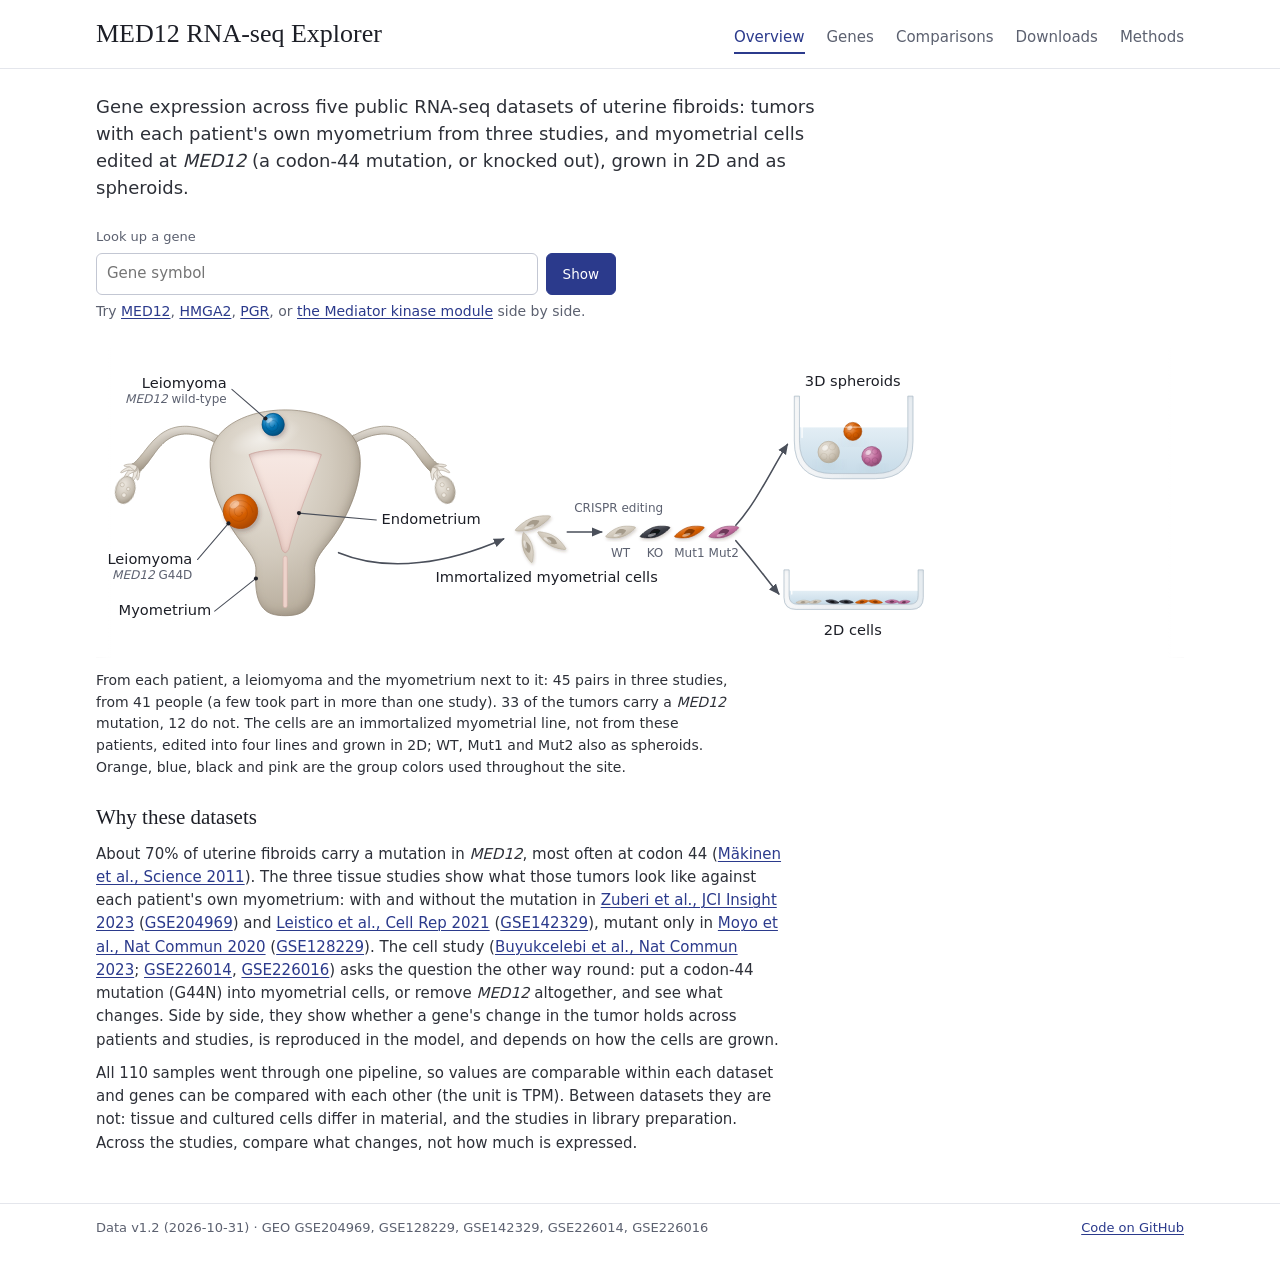
<file: docs/index.html>
<!doctype html>
<html lang="en">
<head>
<meta charset="utf-8">
<meta name="viewport" content="width=device-width, initial-scale=1">
<title>MED12 RNA-seq Explorer</title>
<meta name="description" content="Five public RNA-seq datasets of uterine fibroids, reprocessed together: tumors with matched myometrium from three studies, and MED12-edited myometrial cells in 2D and 3D culture. Look up any gene.">
<link rel="icon" href="favicon.svg" type="image/svg+xml">
<link rel="stylesheet" href="style.css?v=aa71afbd">
<script>
  // links made before the overview existed pointed the explorer's gene hash at this page
  if (/(^|[#&])genes?=/.test(location.hash)) location.replace("genes.html" + location.hash);
</script>
</head>
<body>
<header class="site-header">
  <div class="wrap">
    <h1><a href="index.html">MED12 RNA-seq Explorer</a></h1>
    <nav class="site-nav" aria-label="Site">
      <a href="index.html" aria-current="page">Overview</a>
      <a href="genes.html">Genes</a>
      <a href="de.html">Comparisons</a>
      <a href="downloads.html">Downloads</a>
      <a href="methods.html">Methods</a>
    </nav>
  </div>
</header>

<main class="wrap">
  <p class="lede big">Gene expression across five public RNA-seq datasets of uterine fibroids: tumors with each
    patient's own myometrium from three studies, and myometrial cells edited at <i>MED12</i> (a codon-44 mutation, or
    knocked out), grown in 2D and as spheroids.</p>

  <form class="field search lookup" id="lookup" autocomplete="off">
    <label for="q">Look up a gene</label>
    <div class="row">
      <input id="q" type="search" spellcheck="false" placeholder="Gene symbol">
      <button type="submit" class="btn primary">Show</button>
    </div>
    <ul id="suggest" class="suggest" role="listbox" hidden></ul>
    <p class="examples">Try <a href="genes.html#genes=MED12">MED12</a>, <a href="genes.html#genes=HMGA2">HMGA2</a>,
      <a href="genes.html#genes=PGR">PGR</a>, or <a href="genes.html#genes=MED12,MED12L,MED13,MED13L,CCNC,CDK8,CDK19">the Mediator kinase module</a> side by side.</p>
    <p id="lookup-msg" class="status" hidden></p>
  </form>

  <figure class="design">
    <div class="scroll">
    <!-- design:start -->
    <svg class="design-svg" viewBox="0 0 1000 360" role="img" aria-labelledby="design-title" xmlns="http://www.w3.org/2000/svg">
      <title id="design-title">Illustration: a frontal section of the uterus with two leiomyomas in the myometrial wall, one carrying MED12 G44D and one MED12 wild-type; an immortalized myometrial cell line edited with CRISPR into four lines (unedited WT, MED12 knock-out, and two codon-44 mutant clones Mut1 and Mut2), grown as 2D cultures and, for WT, Mut1 and Mut2, as 3D spheroids.</title>
  <defs>
    <marker id="arrow" viewBox="0 0 10 10" refX="9" refY="5" markerWidth="7" markerHeight="7" orient="auto">
      <path d="M0 0.8 L10 5 L0 9.2 Z" fill="#4a4f5a"/>
    </marker>
    <radialGradient id="gStone" cx="38%" cy="28%" r="78%">
      <stop offset="0" stop-color="#ece7df"/><stop offset="0.55" stop-color="#d2cabd"/><stop offset="1" stop-color="#b3a897"/>
    </radialGradient>
    <linearGradient id="gTube" x1="0" y1="0" x2="0" y2="1">
      <stop offset="0" stop-color="#ece7df"/><stop offset="0.6" stop-color="#d2cabd"/><stop offset="1" stop-color="#b3a897"/>
    </linearGradient>
    <radialGradient id="gOvary" cx="35%" cy="30%" r="80%">
      <stop offset="0" stop-color="#ece7df"/><stop offset="0.7" stop-color="#d2cabd"/><stop offset="1" stop-color="#b3a897"/>
    </radialGradient>
    <linearGradient id="gCavity" x1="0" y1="0" x2="0" y2="1">
      <stop offset="0" stop-color="#f7e9e4"/><stop offset="1" stop-color="#edd3cb"/>
    </linearGradient>
    <radialGradient id="gFibroid" cx="36%" cy="30%" r="75%">
      <stop offset="0" stop-color="#f3a872"/><stop offset="0.5" stop-color="#d55e00"/><stop offset="1" stop-color="#a84600"/>
    </radialGradient>
    <radialGradient id="gFibroidBlue" cx="36%" cy="30%" r="75%">
      <stop offset="0" stop-color="#7cc0ea"/><stop offset="0.5" stop-color="#0072b2"/><stop offset="1" stop-color="#004b78"/>
    </radialGradient>
    <radialGradient id="gSphereVerm" cx="36%" cy="32%" r="72%">
      <stop offset="0" stop-color="#f3a872"/><stop offset="0.55" stop-color="#d55e00"/><stop offset="1" stop-color="#a84600"/>
    </radialGradient>
    <radialGradient id="gSpherePink" cx="36%" cy="32%" r="72%">
      <stop offset="0" stop-color="#e6b3cf"/><stop offset="0.55" stop-color="#bf6a9b"/><stop offset="1" stop-color="#8e4a73"/>
    </radialGradient>
    <radialGradient id="gSphereStone" cx="36%" cy="32%" r="72%">
      <stop offset="0" stop-color="#ece7df"/><stop offset="0.55" stop-color="#d2cabd"/><stop offset="1" stop-color="#b3a897"/>
    </radialGradient>
    <linearGradient id="gGlass" x1="0" y1="0" x2="1" y2="0">
      <stop offset="0" stop-color="#ffffff" stop-opacity="0.9"/><stop offset="0.5" stop-color="#eef3f7"/><stop offset="1" stop-color="#eef3f7"/>
    </linearGradient>
    <linearGradient id="gMedium" x1="0" y1="0" x2="0" y2="1">
      <stop offset="0" stop-color="#e3eef5"/><stop offset="1" stop-color="#c7dbe8"/>
    </linearGradient>
    <radialGradient id="gSheen" cx="50%" cy="50%" r="50%">
      <stop offset="0" stop-color="#ffffff" stop-opacity="0.55"/><stop offset="1" stop-color="#ffffff" stop-opacity="0"/>
    </radialGradient>
    <!-- a soft shadow just inside an edge: the shading that stands in for an outline -->
    <filter id="inTissue" x="-20%" y="-20%" width="140%" height="140%">
      <feComponentTransfer in="SourceAlpha" result="inv"><feFuncA type="table" tableValues="1 0"/></feComponentTransfer>
      <feGaussianBlur in="inv" stdDeviation="5" result="blur"/>
      <feOffset in="blur" dx="-2" dy="-3" result="off"/>
      <feComposite in="off" in2="SourceAlpha" operator="in" result="shade"/>
      <feFlood flood-color="#6e6355" flood-opacity="0.45" result="col"/>
      <feComposite in="col" in2="shade" operator="in" result="tinted"/>
      <feMerge><feMergeNode in="SourceGraphic"/><feMergeNode in="tinted"/></feMerge>
    </filter>
    <filter id="inCavity" x="-20%" y="-20%" width="140%" height="140%">
      <feComponentTransfer in="SourceAlpha" result="inv"><feFuncA type="table" tableValues="1 0"/></feComponentTransfer>
      <feGaussianBlur in="inv" stdDeviation="4" result="blur"/>
      <feOffset in="blur" dx="1" dy="2" result="off"/>
      <feComposite in="off" in2="SourceAlpha" operator="in" result="shade"/>
      <feFlood flood-color="#a8766e" flood-opacity="0.55" result="col"/>
      <feComposite in="col" in2="shade" operator="in" result="tinted"/>
      <feMerge><feMergeNode in="SourceGraphic"/><feMergeNode in="tinted"/></feMerge>
    </filter>
    <filter id="inGlass" x="-20%" y="-20%" width="140%" height="140%">
      <feComponentTransfer in="SourceAlpha" result="inv"><feFuncA type="table" tableValues="1 0"/></feComponentTransfer>
      <feGaussianBlur in="inv" stdDeviation="3" result="blur"/>
      <feComposite in="blur" in2="SourceAlpha" operator="in" result="shade"/>
      <feFlood flood-color="#7f93a3" flood-opacity="0.35" result="col"/>
      <feComposite in="col" in2="shade" operator="in" result="tinted"/>
      <feMerge><feMergeNode in="SourceGraphic"/><feMergeNode in="tinted"/></feMerge>
    </filter>
    <filter id="cast" x="-30%" y="-30%" width="160%" height="160%">
      <feDropShadow dx="2" dy="3" stdDeviation="2.5" flood-color="#4a3326" flood-opacity="0.3"/>
    </filter>
    <filter id="castSoft" x="-30%" y="-30%" width="160%" height="160%">
      <feDropShadow dx="1" dy="2" stdDeviation="1.6" flood-color="#4a3326" flood-opacity="0.25"/>
    </filter>
    <filter id="blur6" x="-50%" y="-50%" width="200%" height="200%"><feGaussianBlur stdDeviation="6"/></filter>
  </defs>
  <defs>
    <linearGradient id="gDer0" gradientUnits="userSpaceOnUse" x1="508" y1="191.5" x2="508" y2="216.5" gradientTransform="rotate(-21.8 508 204)"><stop offset="0" stop-color="#ece7df"/><stop offset="0.5" stop-color="#d2cabd"/><stop offset="1" stop-color="#b3a897"/></linearGradient>
    <linearGradient id="gDer1" gradientUnits="userSpaceOnUse" x1="530" y1="212.5" x2="530" y2="235.5" gradientTransform="rotate(31.5 530 224)"><stop offset="0" stop-color="#ece7df"/><stop offset="0.5" stop-color="#d2cabd"/><stop offset="1" stop-color="#b3a897"/></linearGradient>
    <linearGradient id="gDer2" gradientUnits="userSpaceOnUse" x1="502" y1="221" x2="502" y2="243" gradientTransform="rotate(74.5 502 232)"><stop offset="0" stop-color="#ece7df"/><stop offset="0.5" stop-color="#d2cabd"/><stop offset="1" stop-color="#b3a897"/></linearGradient>
    <linearGradient id="gLineWT" gradientUnits="userSpaceOnUse" x1="610" y1="202.5" x2="610" y2="225.5" gradientTransform="rotate(-17.2 610 214)"><stop offset="0" stop-color="#ece7df"/><stop offset="0.5" stop-color="#d2cabd"/><stop offset="1" stop-color="#b3a897"/></linearGradient>
    <linearGradient id="gLineKO" gradientUnits="userSpaceOnUse" x1="650" y1="202.5" x2="650" y2="225.5" gradientTransform="rotate(-17.2 650 214)"><stop offset="0" stop-color="#7b7f8a"/><stop offset="0.5" stop-color="#3a3d46"/><stop offset="1" stop-color="#1c1e26"/></linearGradient>
    <linearGradient id="gLineMut1" gradientUnits="userSpaceOnUse" x1="690" y1="202.5" x2="690" y2="225.5" gradientTransform="rotate(-17.2 690 214)"><stop offset="0" stop-color="#f3a872"/><stop offset="0.5" stop-color="#d55e00"/><stop offset="1" stop-color="#a84600"/></linearGradient>
    <linearGradient id="gLineMut2" gradientUnits="userSpaceOnUse" x1="730" y1="202.5" x2="730" y2="225.5" gradientTransform="rotate(-17.2 730 214)"><stop offset="0" stop-color="#e6b3cf"/><stop offset="0.5" stop-color="#bf6a9b"/><stop offset="1" stop-color="#8e4a73"/></linearGradient>
    <linearGradient id="gLay0" gradientUnits="userSpaceOnUse" x1="822.1100058474908" y1="291.1340921829555" x2="822.1100058474908" y2="299.9586130806229" gradientTransform="rotate(-3.9 822.1100058474908 295.5463526317892)"><stop offset="0" stop-color="#ece7df"/><stop offset="0.5" stop-color="#d2cabd"/><stop offset="1" stop-color="#b3a897"/></linearGradient>
    <linearGradient id="gLay1" gradientUnits="userSpaceOnUse" x1="836.2766241832888" y1="291.1905584092141" x2="836.2766241832888" y2="299.262998719458" gradientTransform="rotate(-8.3 836.2766241832888 295.22677856433603)"><stop offset="0" stop-color="#ece7df"/><stop offset="0.5" stop-color="#d2cabd"/><stop offset="1" stop-color="#b3a897"/></linearGradient>
    <linearGradient id="gLay2" gradientUnits="userSpaceOnUse" x1="856.304738223176" y1="290.7396501195558" x2="856.304738223176" y2="299.43556620311597" gradientTransform="rotate(8.7 856.304738223176 295.0876081613359)"><stop offset="0" stop-color="#7b7f8a"/><stop offset="0.5" stop-color="#3a3d46"/><stop offset="1" stop-color="#1c1e26"/></linearGradient>
    <linearGradient id="gLay3" gradientUnits="userSpaceOnUse" x1="872.4504081538801" y1="290.81950531648243" x2="872.4504081538801" y2="299.60834214645325" gradientTransform="rotate(3.2 872.4504081538801 295.21392373146784)"><stop offset="0" stop-color="#7b7f8a"/><stop offset="0.5" stop-color="#3a3d46"/><stop offset="1" stop-color="#1c1e26"/></linearGradient>
    <linearGradient id="gLay4" gradientUnits="userSpaceOnUse" x1="890.6111922338414" y1="290.4134403449562" x2="890.6111922338414" y2="299.820882222292" gradientTransform="rotate(-8.0 890.6111922338414 295.1171612836241)"><stop offset="0" stop-color="#f3a872"/><stop offset="0.5" stop-color="#d55e00"/><stop offset="1" stop-color="#a84600"/></linearGradient>
    <linearGradient id="gLay5" gradientUnits="userSpaceOnUse" x1="906.2786469568234" y1="290.36549622859746" x2="906.2786469568234" y2="299.79821341166" gradientTransform="rotate(6.8 906.2786469568234 295.08185482012874)"><stop offset="0" stop-color="#f3a872"/><stop offset="0.5" stop-color="#d55e00"/><stop offset="1" stop-color="#a84600"/></linearGradient>
    <linearGradient id="gLay6" gradientUnits="userSpaceOnUse" x1="925.4149911346743" y1="290.49826857442656" x2="925.4149911346743" y2="299.3036509193124" gradientTransform="rotate(-1.2 925.4149911346743 294.9009597468695)"><stop offset="0" stop-color="#e6b3cf"/><stop offset="0.5" stop-color="#bf6a9b"/><stop offset="1" stop-color="#8e4a73"/></linearGradient>
    <linearGradient id="gLay7" gradientUnits="userSpaceOnUse" x1="939.5352178561409" y1="291.29181059489804" x2="939.5352178561409" y2="299.79813393474524" gradientTransform="rotate(-6.4 939.5352178561409 295.54497226482164)"><stop offset="0" stop-color="#e6b3cf"/><stop offset="0.5" stop-color="#bf6a9b"/><stop offset="1" stop-color="#8e4a73"/></linearGradient>
  </defs>
      <path d="M301.8 109.5 C302.9 110.5 303.8 108.6 304.7 108.1 C305.6 107.6 306.5 107.2 307.4 106.8 C308.4 106.4 309.3 106.0 310.2 105.6 C311.0 105.2 311.9 104.9 312.8 104.6 C313.7 104.2 314.6 103.9 315.4 103.6 C316.3 103.3 317.2 103.0 318.0 102.8 C318.9 102.5 319.7 102.3 320.5 102.0 C321.4 101.8 322.2 101.6 323.0 101.4 C323.8 101.2 324.6 101.1 325.5 100.9 C326.3 100.8 327.0 100.6 327.8 100.5 C328.6 100.4 329.4 100.3 330.2 100.2 C330.9 100.2 331.7 100.1 332.4 100.1 C333.2 100.0 333.9 100.0 334.7 100.0 C335.4 100.0 336.1 100.0 336.8 100.0 C337.5 100.1 338.3 100.1 338.9 100.2 C339.6 100.2 340.3 100.3 341.0 100.4 C341.7 100.5 342.4 100.6 343.0 100.8 C343.7 100.9 344.4 101.0 345.0 101.2 C345.7 101.4 346.3 101.6 346.9 101.8 C347.6 102.0 348.2 102.2 348.8 102.4 C349.4 102.6 350.0 102.9 350.6 103.1 C351.2 103.4 351.8 103.7 352.4 104.0 C353.0 104.3 353.6 104.6 354.1 104.9 C354.7 105.3 355.3 105.6 355.8 106.0 C356.4 106.4 357.0 106.7 357.5 107.1 C358.1 107.5 358.6 108.0 359.1 108.4 C359.7 108.8 360.3 109.4 360.8 109.8 C361.2 110.2 361.6 110.5 362.0 110.9 C362.4 111.3 362.7 111.6 363.1 112.0 C363.5 112.3 363.8 112.7 364.2 113.1 C364.5 113.5 364.9 113.8 365.3 114.2 C365.6 114.6 365.9 115.0 366.3 115.4 C366.6 115.8 367.0 116.2 367.3 116.6 C367.6 117.0 368.0 117.4 368.3 117.8 C368.6 118.2 369.0 118.7 369.3 119.1 C369.6 119.5 369.9 119.9 370.3 120.4 C370.6 120.8 370.9 121.2 371.2 121.6 C371.6 122.1 371.9 122.5 372.2 123.0 C372.5 123.4 372.8 123.8 373.2 124.3 C373.5 124.7 373.8 125.2 374.1 125.6 C374.4 126.1 374.8 126.5 375.1 127.0 C375.4 127.4 375.7 127.9 376.1 128.3 C376.4 128.8 376.7 129.3 377.1 129.7 C377.4 130.2 377.7 130.6 378.1 131.1 C378.4 131.6 378.8 132.0 379.1 132.5 C379.5 132.9 379.8 133.4 380.2 133.9 C380.5 134.3 380.9 134.8 381.3 135.3 C381.6 135.7 382.0 136.2 382.4 136.6 C382.8 137.1 383.2 137.5 383.6 138.0 C384.0 138.5 384.4 138.9 384.8 139.4 C385.2 139.8 385.6 140.3 386.0 140.7 C386.5 141.1 386.9 141.6 387.4 142.0 C387.8 142.5 388.3 142.9 388.7 143.3 C389.2 143.8 388.6 145.9 390.1 144.5 C391.6 143.2 396.8 137.1 397.9 135.5 C399.0 133.8 397.1 134.8 396.7 134.4 C396.2 134.1 395.9 133.7 395.5 133.4 C395.1 133.1 394.7 132.7 394.4 132.4 C394.0 132.0 393.6 131.6 393.3 131.3 C392.9 130.9 392.5 130.5 392.2 130.2 C391.8 129.8 391.5 129.4 391.1 129.0 C390.8 128.6 390.4 128.3 390.1 127.9 C389.7 127.5 389.4 127.1 389.0 126.7 C388.7 126.3 388.3 125.9 388.0 125.4 C387.7 125.0 387.3 124.6 387.0 124.2 C386.6 123.8 386.3 123.4 386.0 122.9 C385.6 122.5 385.3 122.1 384.9 121.7 C384.6 121.2 384.3 120.8 383.9 120.4 C383.6 119.9 383.2 119.5 382.9 119.0 C382.5 118.6 382.2 118.2 381.8 117.7 C381.5 117.3 381.1 116.8 380.8 116.4 C380.4 115.9 380.1 115.5 379.7 115.1 C379.4 114.6 379.0 114.2 378.6 113.7 C378.3 113.3 377.9 112.8 377.5 112.4 C377.1 111.9 376.7 111.5 376.4 111.1 C376.0 110.6 375.6 110.2 375.2 109.7 C374.8 109.3 374.4 108.9 374.0 108.4 C373.5 108.0 373.1 107.6 372.7 107.1 C372.3 106.7 371.8 106.3 371.4 105.9 C371.0 105.4 370.5 105.0 370.1 104.6 C369.6 104.2 369.1 103.8 368.7 103.4 C368.2 103.0 367.8 102.6 367.2 102.2 C366.7 101.7 365.9 101.1 365.3 100.6 C364.6 100.1 363.9 99.6 363.2 99.1 C362.5 98.6 361.8 98.2 361.1 97.7 C360.3 97.3 359.6 96.9 358.9 96.5 C358.1 96.1 357.4 95.7 356.6 95.3 C355.9 95.0 355.1 94.6 354.3 94.3 C353.5 94.0 352.8 93.7 352.0 93.5 C351.2 93.2 350.4 93.0 349.6 92.7 C348.8 92.5 348.0 92.3 347.1 92.1 C346.3 91.9 345.5 91.8 344.7 91.6 C343.8 91.5 343.0 91.4 342.2 91.3 C341.3 91.2 340.5 91.1 339.6 91.1 C338.8 91.0 337.9 91.0 337.0 91.0 C336.2 91.0 335.3 91.0 334.4 91.0 C333.6 91.1 332.7 91.1 331.8 91.2 C330.9 91.3 330.0 91.4 329.1 91.5 C328.3 91.6 327.4 91.7 326.5 91.9 C325.6 92.0 324.6 92.2 323.7 92.4 C322.8 92.6 321.9 92.8 321.0 93.1 C320.1 93.3 319.1 93.6 318.2 93.8 C317.3 94.1 316.4 94.4 315.4 94.7 C314.5 95.0 313.5 95.4 312.6 95.7 C311.7 96.1 310.7 96.5 309.8 96.8 C308.8 97.2 307.8 97.6 306.9 98.1 C305.9 98.5 305.0 99.0 304.0 99.4 C303.0 99.9 302.0 100.4 301.1 100.9 C300.1 101.4 298.0 101.0 298.2 102.5 C298.3 103.9 300.8 108.6 301.8 109.5 Z" fill="url(#gTube)" stroke="#9e9382" stroke-width="0.8" filter="url(#inTissue)"/>
      <g><path d="M395.4 142.4 C396.6 142.5 398.4 139.2 400.3 138.4 C402.2 137.6 405.5 138.0 406.6 137.6 C407.6 137.2 407.8 136.5 406.6 136.0 C405.4 135.6 401.8 134.7 399.4 134.9 C397.1 135.2 393.3 136.4 392.6 137.6 C392.0 138.9 394.1 142.3 395.4 142.4 Z" fill="#ece7df" stroke="#9e9382" stroke-width="0.6"/><path d="M393.9 142.7 C395.2 143.6 399.5 141.8 402.2 142.1 C404.9 142.5 408.7 144.8 410.1 145.0 C411.5 145.2 412.0 144.6 410.8 143.6 C409.6 142.5 405.9 139.7 403.1 138.7 C400.4 137.6 395.7 136.6 394.1 137.3 C392.6 137.9 392.5 141.9 393.9 142.7 Z" fill="#ece7df" stroke="#9e9382" stroke-width="0.6"/><path d="M391.8 141.6 C392.1 143.4 395.8 147.1 398.5 149.1 C401.1 151.1 405.8 153.2 407.4 153.7 C409.0 154.2 409.4 153.5 408.3 152.3 C407.2 151.1 402.9 148.8 400.9 146.5 C398.9 144.2 397.7 139.2 396.2 138.4 C394.7 137.6 391.4 139.8 391.8 141.6 Z" fill="#ece7df" stroke="#9e9382" stroke-width="0.6"/><path d="M391.3 140.3 C390.7 141.9 392.0 146.5 393.2 149.2 C394.4 151.9 397.5 155.5 398.6 156.6 C399.7 157.7 400.3 157.2 400.0 155.8 C399.7 154.3 397.2 150.8 396.6 148.1 C396.1 145.4 397.6 141.0 396.7 139.7 C395.8 138.4 391.9 138.7 391.3 140.3 Z" fill="#ece7df" stroke="#9e9382" stroke-width="0.6"/><path d="M391.5 138.8 C390.3 139.5 389.4 143.4 389.3 145.7 C389.2 148.1 390.3 151.7 390.8 152.8 C391.3 154.0 392.1 153.8 392.4 152.7 C392.7 151.6 392.1 148.3 392.8 146.4 C393.5 144.5 396.7 142.5 396.5 141.2 C396.3 139.9 392.7 138.0 391.5 138.8 Z" fill="#ece7df" stroke="#9e9382" stroke-width="0.6"/></g>
      <g transform="rotate(-16 406 165)" filter="url(#inTissue)"><ellipse cx="406" cy="165" rx="11" ry="16" fill="url(#gOvary)" stroke="#9e9382" stroke-width="0.8"/></g>
      <circle cx="402.5" cy="159" r="2.4" fill="#ece7df" stroke="#b3a897" stroke-width="0.6"/>
      <circle cx="409.5" cy="164" r="2.0" fill="#ece7df" stroke="#b3a897" stroke-width="0.6"/>
      <circle cx="404.5" cy="171" r="2.6" fill="#ece7df" stroke="#b3a897" stroke-width="0.6"/>
      <path d="M141.8 102.5 C142.0 101.0 139.9 101.4 138.9 100.9 C138.0 100.4 137.0 99.9 136.0 99.4 C135.0 99.0 134.1 98.5 133.1 98.1 C132.2 97.6 131.2 97.2 130.2 96.8 C129.3 96.5 128.3 96.1 127.4 95.7 C126.5 95.4 125.5 95.0 124.6 94.7 C123.6 94.4 122.7 94.1 121.8 93.8 C120.9 93.6 119.9 93.3 119.0 93.1 C118.1 92.8 117.2 92.6 116.3 92.4 C115.4 92.2 114.4 92.0 113.5 91.9 C112.6 91.7 111.7 91.6 110.9 91.5 C110.0 91.4 109.1 91.3 108.2 91.2 C107.3 91.1 106.4 91.1 105.6 91.0 C104.7 91.0 103.8 91.0 103.0 91.0 C102.1 91.0 101.2 91.0 100.4 91.1 C99.5 91.1 98.7 91.2 97.8 91.3 C97.0 91.4 96.2 91.5 95.3 91.6 C94.5 91.8 93.7 91.9 92.9 92.1 C92.0 92.3 91.2 92.5 90.4 92.7 C89.6 93.0 88.8 93.2 88.0 93.5 C87.2 93.7 86.5 94.0 85.7 94.3 C84.9 94.6 84.1 95.0 83.4 95.3 C82.6 95.7 81.9 96.1 81.1 96.5 C80.4 96.9 79.7 97.3 78.9 97.7 C78.2 98.2 77.5 98.6 76.8 99.1 C76.1 99.6 75.4 100.1 74.7 100.6 C74.1 101.1 73.3 101.7 72.8 102.2 C72.2 102.6 71.8 103.0 71.3 103.4 C70.9 103.8 70.4 104.2 69.9 104.6 C69.5 105.0 69.0 105.4 68.6 105.9 C68.2 106.3 67.7 106.7 67.3 107.1 C66.9 107.6 66.5 108.0 66.0 108.4 C65.6 108.9 65.2 109.3 64.8 109.7 C64.4 110.2 64.0 110.6 63.6 111.1 C63.3 111.5 62.9 111.9 62.5 112.4 C62.1 112.8 61.7 113.3 61.4 113.7 C61.0 114.2 60.6 114.6 60.3 115.1 C59.9 115.5 59.6 115.9 59.2 116.4 C58.9 116.8 58.5 117.3 58.2 117.7 C57.8 118.2 57.5 118.6 57.1 119.0 C56.8 119.5 56.4 119.9 56.1 120.4 C55.7 120.8 55.4 121.2 55.1 121.7 C54.7 122.1 54.4 122.5 54.0 122.9 C53.7 123.4 53.4 123.8 53.0 124.2 C52.7 124.6 52.3 125.0 52.0 125.4 C51.7 125.9 51.3 126.3 51.0 126.7 C50.6 127.1 50.3 127.5 49.9 127.9 C49.6 128.3 49.2 128.6 48.9 129.0 C48.5 129.4 48.2 129.8 47.8 130.2 C47.5 130.5 47.1 130.9 46.7 131.3 C46.4 131.6 46.0 132.0 45.6 132.4 C45.3 132.7 44.9 133.1 44.5 133.4 C44.1 133.7 43.8 134.1 43.3 134.4 C42.9 134.8 41.0 133.8 42.1 135.5 C43.2 137.1 48.4 143.2 49.9 144.5 C51.4 145.9 50.8 143.8 51.3 143.3 C51.7 142.9 52.2 142.5 52.6 142.0 C53.1 141.6 53.5 141.1 54.0 140.7 C54.4 140.3 54.8 139.8 55.2 139.4 C55.6 138.9 56.0 138.5 56.4 138.0 C56.8 137.5 57.2 137.1 57.6 136.6 C58.0 136.2 58.4 135.7 58.7 135.3 C59.1 134.8 59.5 134.3 59.8 133.9 C60.2 133.4 60.5 132.9 60.9 132.5 C61.2 132.0 61.6 131.6 61.9 131.1 C62.3 130.6 62.6 130.2 62.9 129.7 C63.3 129.3 63.6 128.8 63.9 128.3 C64.3 127.9 64.6 127.4 64.9 127.0 C65.2 126.5 65.6 126.1 65.9 125.6 C66.2 125.2 66.5 124.7 66.8 124.3 C67.2 123.8 67.5 123.4 67.8 123.0 C68.1 122.5 68.4 122.1 68.8 121.6 C69.1 121.2 69.4 120.8 69.7 120.4 C70.1 119.9 70.4 119.5 70.7 119.1 C71.0 118.7 71.4 118.2 71.7 117.8 C72.0 117.4 72.4 117.0 72.7 116.6 C73.0 116.2 73.4 115.8 73.7 115.4 C74.1 115.0 74.4 114.6 74.7 114.2 C75.1 113.8 75.5 113.5 75.8 113.1 C76.2 112.7 76.5 112.3 76.9 112.0 C77.3 111.6 77.6 111.3 78.0 110.9 C78.4 110.5 78.8 110.2 79.2 109.8 C79.7 109.4 80.3 108.8 80.9 108.4 C81.4 108.0 81.9 107.5 82.5 107.1 C83.0 106.7 83.6 106.4 84.2 106.0 C84.7 105.6 85.3 105.3 85.9 104.9 C86.4 104.6 87.0 104.3 87.6 104.0 C88.2 103.7 88.8 103.4 89.4 103.1 C90.0 102.9 90.6 102.6 91.2 102.4 C91.8 102.2 92.4 102.0 93.1 101.8 C93.7 101.6 94.3 101.4 95.0 101.2 C95.6 101.0 96.3 100.9 97.0 100.8 C97.6 100.6 98.3 100.5 99.0 100.4 C99.7 100.3 100.4 100.2 101.1 100.2 C101.7 100.1 102.5 100.1 103.2 100.0 C103.9 100.0 104.6 100.0 105.3 100.0 C106.1 100.0 106.8 100.0 107.6 100.1 C108.3 100.1 109.1 100.2 109.8 100.2 C110.6 100.3 111.4 100.4 112.2 100.5 C113.0 100.6 113.7 100.8 114.5 100.9 C115.4 101.1 116.2 101.2 117.0 101.4 C117.8 101.6 118.6 101.8 119.5 102.0 C120.3 102.3 121.1 102.5 122.0 102.8 C122.8 103.0 123.7 103.3 124.6 103.6 C125.4 103.9 126.3 104.2 127.2 104.6 C128.1 104.9 129.0 105.2 129.8 105.6 C130.7 106.0 131.6 106.4 132.6 106.8 C133.5 107.2 134.4 107.6 135.3 108.1 C136.2 108.6 137.1 110.5 138.2 109.5 C139.2 108.6 141.7 103.9 141.8 102.5 Z" fill="url(#gTube)" stroke="#9e9382" stroke-width="0.8" filter="url(#inTissue)"/>
      <g><path d="M43.5 141.2 C43.3 142.5 46.5 144.5 47.2 146.4 C47.9 148.3 47.3 151.6 47.6 152.7 C47.9 153.8 48.7 154.0 49.2 152.8 C49.7 151.7 50.8 148.1 50.7 145.7 C50.6 143.4 49.7 139.5 48.5 138.8 C47.3 138.0 43.7 139.9 43.5 141.2 Z" fill="#ece7df" stroke="#9e9382" stroke-width="0.6"/><path d="M43.3 139.7 C42.4 141.0 43.9 145.4 43.4 148.1 C42.8 150.8 40.3 154.3 40.0 155.8 C39.7 157.2 40.3 157.7 41.4 156.6 C42.5 155.5 45.6 151.9 46.8 149.2 C48.0 146.5 49.3 141.9 48.7 140.3 C48.1 138.7 44.2 138.4 43.3 139.7 Z" fill="#ece7df" stroke="#9e9382" stroke-width="0.6"/><path d="M44.5 137.7 C42.7 137.9 38.8 141.4 36.6 143.9 C34.4 146.4 32.1 150.9 31.5 152.5 C30.9 154.1 31.5 154.5 32.8 153.5 C34.1 152.5 36.6 148.4 39.1 146.5 C41.5 144.6 46.6 143.8 47.5 142.3 C48.4 140.8 46.3 137.4 44.5 137.7 Z" fill="#ece7df" stroke="#9e9382" stroke-width="0.6"/><path d="M45.9 137.3 C44.3 136.6 39.6 137.6 36.9 138.7 C34.1 139.7 30.4 142.5 29.2 143.6 C28.0 144.6 28.5 145.2 29.9 145.0 C31.3 144.8 35.1 142.5 37.8 142.1 C40.5 141.8 44.8 143.6 46.1 142.7 C47.5 141.9 47.4 137.9 45.9 137.3 Z" fill="#ece7df" stroke="#9e9382" stroke-width="0.6"/><path d="M47.4 137.6 C46.7 136.4 42.9 135.2 40.6 134.9 C38.2 134.7 34.6 135.6 33.4 136.0 C32.2 136.5 32.4 137.2 33.4 137.6 C34.5 138.0 37.8 137.6 39.7 138.4 C41.6 139.2 43.4 142.5 44.6 142.4 C45.9 142.3 48.0 138.9 47.4 137.6 Z" fill="#ece7df" stroke="#9e9382" stroke-width="0.6"/></g>
      <g transform="rotate(16 34 165)" filter="url(#inTissue)"><ellipse cx="34" cy="165" rx="11" ry="16" fill="url(#gOvary)" stroke="#9e9382" stroke-width="0.8"/></g>
      <circle cx="30.5" cy="159" r="2.4" fill="#ece7df" stroke="#b3a897" stroke-width="0.6"/>
      <circle cx="37.5" cy="164" r="2.0" fill="#ece7df" stroke="#b3a897" stroke-width="0.6"/>
      <circle cx="32.5" cy="171" r="2.6" fill="#ece7df" stroke="#b3a897" stroke-width="0.6"/>
      <path d="M220 72 C 262 72, 300 90, 306 120 C 312 150, 296 196, 266 232 C 258 242, 254 250, 254 258 C 256 288, 250 304, 236 309 C 228 312, 212 312, 204 309 C 190 304, 184 288, 186 258 C 186 250, 182 242, 174 232 C 144 196, 128 150, 134 120 C 140 90, 178 72, 220 72 Z" fill="url(#gStone)" stroke="#9e9382" stroke-width="0.9" filter="url(#inTissue)"/>
      <ellipse cx="196" cy="104" rx="44" ry="18" fill="url(#gSheen)" transform="rotate(-18 196 104)"/>
      <path d="M178 124 C 196 116, 244 116, 262 124 C 250 158, 232 200, 224 234 Q 220 242, 216 234 C 208 200, 190 158, 178 124 Z" fill="url(#gCavity)" stroke="#d4aba3" stroke-width="0.7" filter="url(#inCavity)"/>
      <rect x="217.6" y="242" width="4.8" height="60" rx="2.4" fill="#edd3cb" stroke="#d4aba3" stroke-width="0.6"/>
      <g filter="url(#cast)"><circle cx="168" cy="190" r="20" fill="url(#gFibroid)" stroke="#a84600" stroke-width="0.8"/></g>
      <path d="M170.0 191.0 C168.0 191.1 170.1 191.2 170.1 191.3 C170.1 191.4 170.1 191.6 170.1 191.7 C170.1 191.8 170.1 191.9 170.1 192.0 C170.1 192.1 170.1 192.3 170.1 192.4 C170.1 192.5 170.1 192.6 170.0 192.8 C170.0 192.9 170.0 193.0 169.9 193.1 C169.9 193.3 169.8 193.4 169.7 193.5 C169.7 193.6 169.6 193.7 169.5 193.8 C169.4 194.0 169.4 194.1 169.3 194.2 C169.2 194.3 169.1 194.4 169.0 194.5 C168.9 194.6 168.8 194.7 168.6 194.8 C168.5 194.9 168.4 194.9 168.3 195.0 C168.1 195.1 168.0 195.2 167.8 195.2 C167.7 195.3 167.6 195.3 167.4 195.4 C167.3 195.4 167.1 195.5 166.9 195.5 C166.8 195.5 166.6 195.6 166.5 195.6 C166.3 195.6 166.1 195.6 166.0 195.6 C165.8 195.6 165.6 195.6 165.4 195.6 C165.3 195.5 165.1 195.5 164.9 195.5 C164.8 195.4 164.6 195.4 164.4 195.3 C164.2 195.2 164.1 195.2 163.9 195.1 C163.8 195.0 163.6 194.9 163.4 194.8 C163.3 194.7 163.1 194.6 163.0 194.5 C162.8 194.4 162.7 194.2 162.5 194.1 C162.4 194.0 162.3 193.8 162.2 193.7 C162.0 193.5 161.9 193.3 161.8 193.2 C161.7 193.0 161.6 192.8 161.5 192.6 C161.4 192.5 161.3 192.3 161.3 192.1 C161.2 191.9 161.1 191.7 161.1 191.5 C161.0 191.3 161.0 191.1 161.0 190.8 C160.9 190.6 160.9 190.4 160.9 190.2 C160.9 190.0 160.9 189.8 160.9 189.5 C161.0 189.3 161.0 189.1 161.0 188.9 C161.1 188.7 161.1 188.4 161.2 188.2 C161.3 188.0 161.4 187.8 161.4 187.6 C161.5 187.4 161.6 187.1 161.8 186.9 C161.9 186.7 162.0 186.5 162.1 186.3 C162.3 186.1 162.4 186.0 162.6 185.8 C162.8 185.6 162.9 185.4 163.1 185.3 C163.3 185.1 163.5 184.9 163.7 184.8 C163.9 184.6 164.1 184.5 164.3 184.4 C164.6 184.3 164.8 184.1 165.0 184.0 C165.3 183.9 165.5 183.8 165.7 183.8 C166.0 183.7 166.3 183.6 166.5 183.6 C166.8 183.5 167.0 183.5 167.3 183.5 C167.6 183.4 167.8 183.4 168.1 183.4 C168.4 183.4 168.6 183.5 168.9 183.5 C169.2 183.5 169.5 183.6 169.7 183.7 C170.0 183.7 170.3 183.8 170.5 183.9 C170.8 184.0 171.1 184.1 171.3 184.2 C171.6 184.3 171.8 184.5 172.1 184.6 C172.3 184.8 172.6 185.0 172.8 185.1 C173.0 185.3 173.2 185.5 173.5 185.7 C173.7 185.9 173.9 186.1 174.1 186.4 C174.3 186.6 174.4 186.8 174.6 187.1 C174.8 187.3 174.9 187.6 175.1 187.9 C175.2 188.1 175.3 188.4 175.4 188.7 C175.6 189.0 175.7 189.3 175.7 189.6 C175.8 189.9 175.9 190.2 175.9 190.5 C176.0 190.8 176.0 191.2 176.0 191.5 C176.1 191.8 176.1 192.1 176.0 192.4 C176.0 192.8 176.0 193.1 175.9 193.4 C175.9 193.7 175.8 194.1 175.7 194.4 C175.6 194.7 175.5 195.0 175.4 195.3 C175.3 195.6 175.1 195.9 175.0 196.2 C174.8 196.5 174.7 196.8 174.5 197.1 C174.3 197.4 174.1 197.7 173.9 197.9 C173.6 198.2 173.4 198.5 173.1 198.7 C172.9 198.9 172.6 199.2 172.4 199.4 C172.1 199.6 171.8 199.8 171.5 200.0 C171.2 200.2 170.9 200.4 170.5 200.5 C170.2 200.7 169.9 200.8 169.5 200.9 C169.2 201.1 168.9 201.2 168.5 201.3 C168.1 201.3 167.8 201.4 167.4 201.5 C167.0 201.5 166.7 201.5 166.3 201.5 C165.9 201.5 165.6 201.5 165.2 201.5 C164.8 201.5 164.4 201.4 164.1 201.4 C163.7 201.3 163.3 201.2 162.9 201.1 C162.6 201.0 162.2 200.8 161.9 200.7 C161.5 200.5 161.1 200.4 160.8 200.2 C160.5 200.0 160.1 199.8 159.8 199.5 C159.5 199.3 159.2 199.1 158.9 198.8 C158.6 198.5 158.3 198.3 158.0 198.0 C157.7 197.7 157.5 197.4 157.2 197.0 C157.0 196.7 156.8 196.4 156.6 196.0 C156.4 195.7 156.2 195.3 156.0 194.9 C155.8 194.6 155.7 194.2 155.6 193.8 C155.4 193.4 155.3 193.0 155.2 192.6 C155.1 192.2 155.1 191.7 155.0 191.3 C155.0 190.9 155.0 190.5 155.0 190.0 C155.0 189.6 155.0 189.2 155.0 188.8 C155.1 188.3 155.1 187.9 155.2 187.5 C155.3 187.1 155.4 186.6 155.6 186.2 C155.7 185.8 155.9 185.4 156.1 185.0 C156.2 184.6 156.4 184.2 156.7 183.8 C156.9 183.4 157.1 183.1 157.4 182.7 C157.7 182.3 158.0 182.0 158.3 181.7 C158.6 181.3 158.9 181.0 159.2 180.7 C159.6 180.4 159.9 180.1 160.3 179.9 C160.7 179.6 161.1 179.4 161.5 179.1 C161.9 178.9 162.3 178.7 162.7 178.5 C163.2 178.3 163.6 178.2 164.0 178.0 C164.5 177.9 165.0 177.8 165.4 177.7 C165.9 177.6 166.3 177.6 166.8 177.5 C167.3 177.5 167.8 177.5 168.3 177.5 C168.7 177.5 169.2 177.5 169.7 177.6 C170.2 177.6 170.7 177.7 171.1 177.8 C171.6 178.0 172.1 178.1 172.5 178.3 C173.0 178.4 173.4 178.6 173.9 178.8 C174.3 179.0 174.8 179.3 175.2 179.5 C175.6 179.8 176.0 180.1 176.4 180.4 C176.8 180.7 177.2 181.0 177.6 181.4 C177.9 181.7 178.3 182.1 178.6 182.5 C178.9 182.9 179.2 183.3 179.5 183.7 C179.8 184.1 180.1 184.6 180.3 185.0 C180.6 185.5 180.8 185.9 181.0 186.4 C181.2 186.9 181.3 187.4 181.5 187.9 C181.6 188.4 181.7 188.9 181.8 189.4 C181.9 189.9 184.0 190.7 182.0 191.0" fill="none" stroke="#7e3400" stroke-opacity="0.22" stroke-width="1.1" stroke-linecap="round"/>
      <ellipse cx="161" cy="182" rx="6" ry="4" fill="#ffffff" fill-opacity="0.35" transform="rotate(-30 161 182)"/>
      <g filter="url(#cast)"><circle cx="206" cy="89" r="13" fill="url(#gFibroidBlue)" stroke="#004b78" stroke-width="0.8"/></g>
      <path d="M207.5 89.5 C207.4 91.0 207.5 89.6 207.6 89.7 C207.6 89.8 207.6 89.8 207.6 89.9 C207.6 90.0 207.6 90.0 207.6 90.1 C207.6 90.2 207.6 90.3 207.6 90.3 C207.6 90.4 207.6 90.5 207.6 90.6 C207.5 90.6 207.5 90.7 207.5 90.8 C207.5 90.9 207.5 90.9 207.4 91.0 C207.4 91.1 207.4 91.2 207.3 91.2 C207.3 91.3 207.2 91.4 207.2 91.4 C207.1 91.5 207.1 91.6 207.0 91.6 C207.0 91.7 206.9 91.8 206.9 91.8 C206.8 91.9 206.7 91.9 206.6 92.0 C206.6 92.1 206.5 92.1 206.4 92.2 C206.4 92.2 206.3 92.3 206.2 92.3 C206.1 92.3 206.0 92.4 205.9 92.4 C205.8 92.4 205.7 92.5 205.7 92.5 C205.6 92.5 205.5 92.6 205.4 92.6 C205.3 92.6 205.2 92.6 205.1 92.6 C205.0 92.6 204.9 92.6 204.8 92.6 C204.7 92.6 204.5 92.6 204.4 92.6 C204.3 92.6 204.2 92.6 204.1 92.5 C204.0 92.5 203.9 92.5 203.8 92.4 C203.7 92.4 203.6 92.4 203.5 92.3 C203.4 92.3 203.3 92.2 203.2 92.2 C203.1 92.1 203.0 92.0 202.9 92.0 C202.8 91.9 202.7 91.8 202.6 91.8 C202.6 91.7 202.5 91.6 202.4 91.5 C202.3 91.4 202.2 91.3 202.2 91.2 C202.1 91.1 202.0 91.0 202.0 90.9 C201.9 90.8 201.8 90.7 201.8 90.6 C201.7 90.5 201.7 90.4 201.6 90.3 C201.6 90.1 201.5 90.0 201.5 89.9 C201.5 89.8 201.4 89.7 201.4 89.5 C201.4 89.4 201.4 89.3 201.4 89.1 C201.4 89.0 201.4 88.9 201.4 88.7 C201.4 88.6 201.4 88.5 201.4 88.3 C201.4 88.2 201.4 88.0 201.5 87.9 C201.5 87.8 201.5 87.6 201.6 87.5 C201.6 87.4 201.7 87.2 201.7 87.1 C201.8 87.0 201.9 86.9 201.9 86.7 C202.0 86.6 202.1 86.5 202.2 86.4 C202.2 86.2 202.3 86.1 202.4 86.0 C202.5 85.9 202.6 85.8 202.7 85.7 C202.9 85.6 203.0 85.5 203.1 85.4 C203.2 85.3 203.3 85.2 203.5 85.1 C203.6 85.0 203.7 85.0 203.9 84.9 C204.0 84.8 204.1 84.7 204.3 84.7 C204.4 84.6 204.6 84.6 204.7 84.5 C204.9 84.5 205.1 84.4 205.2 84.4 C205.4 84.4 205.5 84.4 205.7 84.4 C205.9 84.3 206.0 84.3 206.2 84.3 C206.4 84.3 206.5 84.3 206.7 84.4 C206.9 84.4 207.0 84.4 207.2 84.4 C207.4 84.5 207.5 84.5 207.7 84.6 C207.9 84.6 208.0 84.7 208.2 84.7 C208.4 84.8 208.5 84.9 208.7 85.0 C208.8 85.1 209.0 85.1 209.1 85.2 C209.3 85.3 209.4 85.4 209.6 85.6 C209.7 85.7 209.8 85.8 210.0 85.9 C210.1 86.1 210.2 86.2 210.3 86.3 C210.5 86.5 210.6 86.6 210.7 86.8 C210.8 86.9 210.9 87.1 211.0 87.3 C211.1 87.4 211.1 87.6 211.2 87.8 C211.3 87.9 211.4 88.1 211.4 88.3 C211.5 88.5 211.5 88.7 211.6 88.9 C211.6 89.0 211.6 89.2 211.7 89.4 C211.7 89.6 211.7 89.8 211.7 90.0 C211.7 90.2 211.7 90.4 211.7 90.6 C211.7 90.8 211.6 91.0 211.6 91.2 C211.6 91.4 211.5 91.6 211.5 91.8 C211.4 92.0 211.4 92.2 211.3 92.4 C211.2 92.6 211.1 92.8 211.0 93.0 C210.9 93.2 210.8 93.3 210.7 93.5 C210.6 93.7 210.5 93.9 210.4 94.0 C210.2 94.2 210.1 94.4 210.0 94.5 C209.8 94.7 209.7 94.8 209.5 95.0 C209.3 95.1 209.2 95.3 209.0 95.4 C208.8 95.5 208.6 95.6 208.5 95.8 C208.3 95.9 208.1 96.0 207.9 96.1 C207.7 96.2 207.5 96.2 207.2 96.3 C207.0 96.4 206.8 96.5 206.6 96.5 C206.4 96.6 206.2 96.6 205.9 96.7 C205.7 96.7 205.5 96.7 205.3 96.7 C205.0 96.7 204.8 96.7 204.6 96.7 C204.3 96.7 204.1 96.7 203.9 96.7 C203.6 96.6 203.4 96.6 203.2 96.5 C202.9 96.5 202.7 96.4 202.5 96.3 C202.3 96.3 202.0 96.2 201.8 96.1 C201.6 96.0 201.4 95.9 201.2 95.8 C201.0 95.6 200.8 95.5 200.6 95.4 C200.4 95.2 200.2 95.1 200.0 94.9 C199.8 94.8 199.6 94.6 199.4 94.4 C199.3 94.2 199.1 94.0 199.0 93.8 C198.8 93.7 198.6 93.4 198.5 93.2 C198.4 93.0 198.2 92.8 198.1 92.6 C198.0 92.4 197.9 92.1 197.8 91.9 C197.7 91.6 197.6 91.4 197.6 91.2 C197.5 90.9 197.4 90.7 197.4 90.4 C197.3 90.2 197.3 89.9 197.3 89.6 C197.2 89.4 197.2 89.1 197.2 88.8 C197.2 88.6 197.2 88.3 197.3 88.0 C197.3 87.8 197.3 87.5 197.4 87.3 C197.4 87.0 197.5 86.7 197.6 86.5 C197.6 86.2 197.7 86.0 197.8 85.7 C197.9 85.5 198.0 85.2 198.2 85.0 C198.3 84.7 198.4 84.5 198.6 84.3 C198.7 84.0 198.9 83.8 199.1 83.6 C199.2 83.4 199.4 83.1 199.6 82.9 C199.8 82.7 200.0 82.5 200.2 82.4 C200.4 82.2 200.7 82.0 200.9 81.8 C201.1 81.7 201.4 81.5 201.6 81.4 C201.9 81.2 202.1 81.1 202.4 81.0 C202.6 80.9 202.9 80.8 203.2 80.7 C203.5 80.6 203.7 80.5 204.0 80.4 C204.3 80.4 204.6 80.3 204.9 80.3 C205.2 80.2 205.5 80.2 205.8 80.2 C206.1 80.2 206.4 80.2 206.7 80.2 C207.0 80.2 207.3 80.2 207.6 80.3 C207.8 80.3 208.4 78.9 208.4 80.5" fill="none" stroke="#003757" stroke-opacity="0.25" stroke-width="1" stroke-linecap="round"/>
      <ellipse cx="201.5" cy="84" rx="4" ry="2.6" fill="#ffffff" fill-opacity="0.35" transform="rotate(-30 201.5 84)"/>
      <g filter="url(#castSoft)"><path d="M528.4 195.8 C528.5 195.9 528.5 196.0 528.4 196.2 C528.4 196.3 528.4 196.4 528.3 196.6 C528.2 196.7 528.1 196.9 527.9 197.1 C527.8 197.3 527.6 197.5 527.4 197.7 C527.2 198.0 526.9 198.2 526.7 198.5 C526.4 198.7 526.1 199.0 525.8 199.3 C525.5 199.6 525.2 199.9 524.8 200.3 C524.5 200.6 524.1 201.0 523.7 201.3 C523.3 201.7 522.8 202.0 522.4 202.4 C521.9 202.8 521.5 203.2 521.0 203.5 C520.5 203.9 520.0 204.3 519.4 204.7 C518.9 205.1 518.4 205.5 517.8 205.8 C517.2 206.2 516.7 206.6 516.1 207.0 C515.5 207.3 514.8 207.7 514.2 208.0 C513.6 208.3 512.9 208.6 512.3 208.9 C511.6 209.3 511.0 209.5 510.3 209.8 C509.7 210.1 509.0 210.3 508.3 210.5 C507.6 210.8 506.9 211.0 506.2 211.2 C505.6 211.4 504.9 211.5 504.2 211.7 C503.5 211.8 502.8 212.0 502.2 212.1 C501.5 212.2 500.8 212.3 500.2 212.4 C499.5 212.5 498.9 212.6 498.3 212.6 C497.7 212.7 497.1 212.7 496.5 212.8 C495.9 212.8 495.3 212.8 494.8 212.8 C494.2 212.9 493.7 212.9 493.2 212.9 C492.8 212.9 492.3 212.9 491.9 212.9 C491.4 212.9 491.0 212.9 490.6 212.9 C490.3 212.9 489.9 212.8 489.6 212.8 C489.3 212.8 489.1 212.8 488.8 212.7 C488.6 212.7 488.4 212.6 488.2 212.6 C488.0 212.5 487.9 212.5 487.8 212.4 C487.7 212.3 487.6 212.3 487.6 212.2 C487.5 212.1 487.5 212.0 487.6 211.8 C487.6 211.7 487.6 211.6 487.7 211.4 C487.8 211.3 487.9 211.1 488.1 210.9 C488.2 210.7 488.4 210.5 488.6 210.3 C488.8 210.0 489.1 209.8 489.3 209.5 C489.6 209.3 489.9 209.0 490.2 208.7 C490.5 208.4 490.8 208.1 491.2 207.7 C491.5 207.4 491.9 207.0 492.3 206.7 C492.7 206.3 493.2 206.0 493.6 205.6 C494.1 205.2 494.5 204.8 495.0 204.5 C495.5 204.1 496.0 203.7 496.6 203.3 C497.1 202.9 497.6 202.5 498.2 202.2 C498.8 201.8 499.3 201.4 499.9 201.0 C500.5 200.7 501.2 200.3 501.8 200.0 C502.4 199.7 503.1 199.4 503.7 199.1 C504.4 198.7 505.0 198.5 505.7 198.2 C506.3 197.9 507.0 197.7 507.7 197.5 C508.4 197.2 509.1 197.0 509.8 196.8 C510.4 196.6 511.1 196.5 511.8 196.3 C512.5 196.2 513.2 196.0 513.8 195.9 C514.5 195.8 515.2 195.7 515.8 195.6 C516.5 195.5 517.1 195.4 517.7 195.4 C518.3 195.3 518.9 195.3 519.5 195.2 C520.1 195.2 520.7 195.2 521.2 195.2 C521.8 195.1 522.3 195.1 522.8 195.1 C523.2 195.1 523.7 195.1 524.1 195.1 C524.6 195.1 525.0 195.1 525.4 195.1 C525.7 195.1 526.1 195.2 526.4 195.2 C526.7 195.2 526.9 195.2 527.2 195.3 C527.4 195.3 527.6 195.4 527.8 195.4 C528.0 195.5 528.1 195.5 528.2 195.6 C528.3 195.7 528.4 195.7 528.4 195.8 Z" fill="url(#gDer0)" stroke="#b3a897" stroke-width="0.7"/><path d="M515.4 201.1 C515.4 201.1 515.4 201.2 515.4 201.2 C515.4 201.3 515.4 201.4 515.4 201.5 C515.3 201.6 515.3 201.6 515.3 201.7 C515.2 201.8 515.2 201.9 515.1 202.0 C515.0 202.2 515.0 202.3 514.9 202.4 C514.8 202.5 514.7 202.7 514.6 202.8 C514.5 203.0 514.4 203.1 514.3 203.3 C514.2 203.4 514.1 203.6 513.9 203.8 C513.8 203.9 513.7 204.1 513.5 204.3 C513.4 204.5 513.2 204.6 513.1 204.8 C512.9 205.0 512.7 205.2 512.6 205.3 C512.4 205.5 512.2 205.7 512.0 205.9 C511.8 206.0 511.6 206.2 511.4 206.3 C511.2 206.5 511.0 206.6 510.8 206.8 C510.6 206.9 510.3 207.0 510.1 207.2 C509.9 207.3 509.6 207.4 509.4 207.5 C509.2 207.6 508.9 207.7 508.7 207.7 C508.4 207.8 508.2 207.9 507.9 207.9 C507.7 208.0 507.4 208.0 507.1 208.0 C506.9 208.1 506.6 208.1 506.4 208.1 C506.1 208.1 505.9 208.1 505.6 208.1 C505.4 208.1 505.1 208.1 504.9 208.1 C504.7 208.1 504.4 208.0 504.2 208.0 C504.0 208.0 503.7 208.0 503.5 207.9 C503.3 207.9 503.1 207.9 502.9 207.8 C502.7 207.8 502.6 207.7 502.4 207.7 C502.2 207.7 502.1 207.6 501.9 207.6 C501.8 207.6 501.6 207.5 501.5 207.5 C501.4 207.4 501.3 207.4 501.2 207.4 C501.1 207.3 501.0 207.3 500.9 207.2 C500.9 207.2 500.8 207.1 500.7 207.1 C500.7 207.0 500.7 207.0 500.6 206.9 C500.6 206.9 500.6 206.8 500.6 206.8 C500.6 206.7 500.6 206.6 500.6 206.5 C500.7 206.4 500.7 206.4 500.7 206.3 C500.8 206.2 500.8 206.1 500.9 206.0 C501.0 205.8 501.0 205.7 501.1 205.6 C501.2 205.5 501.3 205.3 501.4 205.2 C501.5 205.0 501.6 204.9 501.7 204.7 C501.8 204.6 501.9 204.4 502.1 204.2 C502.2 204.1 502.3 203.9 502.5 203.7 C502.6 203.5 502.8 203.4 502.9 203.2 C503.1 203.0 503.3 202.8 503.4 202.7 C503.6 202.5 503.8 202.3 504.0 202.1 C504.2 202.0 504.4 201.8 504.6 201.7 C504.8 201.5 505.0 201.4 505.2 201.2 C505.4 201.1 505.7 201.0 505.9 200.8 C506.1 200.7 506.4 200.6 506.6 200.5 C506.8 200.4 507.1 200.3 507.3 200.3 C507.6 200.2 507.8 200.1 508.1 200.1 C508.3 200.0 508.6 200.0 508.9 200.0 C509.1 199.9 509.4 199.9 509.6 199.9 C509.9 199.9 510.1 199.9 510.4 199.9 C510.6 199.9 510.9 199.9 511.1 199.9 C511.3 199.9 511.6 200.0 511.8 200.0 C512.0 200.0 512.3 200.0 512.5 200.1 C512.7 200.1 512.9 200.1 513.1 200.2 C513.3 200.2 513.4 200.3 513.6 200.3 C513.8 200.3 513.9 200.4 514.1 200.4 C514.2 200.4 514.4 200.5 514.5 200.5 C514.6 200.6 514.7 200.6 514.8 200.6 C514.9 200.7 515.0 200.7 515.1 200.8 C515.1 200.8 515.2 200.9 515.3 200.9 C515.3 201.0 515.3 201.0 515.4 201.1 Z" fill="#9e9382" fill-opacity="0.85"/><ellipse cx="503.9" cy="208.0" rx="6.2" ry="1.8" fill="#ffffff" fill-opacity="0.45" transform="rotate(-21.8 503.9 208.0)"/></g>
      <g filter="url(#castSoft)"><path d="M546.2 233.9 C546.1 234.0 546.1 234.1 546.0 234.1 C545.9 234.2 545.7 234.2 545.6 234.2 C545.4 234.3 545.2 234.3 545.0 234.3 C544.8 234.3 544.6 234.3 544.3 234.3 C544.0 234.2 543.7 234.2 543.4 234.2 C543.1 234.1 542.7 234.1 542.4 234.0 C542.0 234.0 541.6 233.9 541.2 233.9 C540.8 233.8 540.3 233.7 539.9 233.6 C539.4 233.5 538.9 233.4 538.4 233.3 C537.9 233.2 537.4 233.1 536.9 233.0 C536.4 232.8 535.8 232.7 535.3 232.5 C534.7 232.4 534.2 232.2 533.6 232.0 C533.1 231.8 532.5 231.6 531.9 231.4 C531.4 231.2 530.8 230.9 530.3 230.7 C529.7 230.4 529.2 230.1 528.6 229.8 C528.1 229.5 527.5 229.2 527.0 228.9 C526.5 228.6 525.9 228.2 525.4 227.9 C524.9 227.5 524.4 227.2 523.9 226.8 C523.5 226.4 523.0 226.0 522.5 225.6 C522.1 225.2 521.7 224.8 521.2 224.4 C520.8 224.0 520.4 223.6 520.0 223.2 C519.6 222.8 519.2 222.3 518.9 221.9 C518.5 221.5 518.2 221.1 517.9 220.7 C517.5 220.3 517.2 219.9 517.0 219.6 C516.7 219.2 516.4 218.8 516.1 218.5 C515.9 218.2 515.7 217.8 515.4 217.5 C515.2 217.2 515.0 216.9 514.8 216.7 C514.7 216.4 514.5 216.1 514.4 215.9 C514.2 215.7 514.1 215.5 514.0 215.3 C513.9 215.1 513.9 214.9 513.8 214.8 C513.8 214.6 513.7 214.5 513.7 214.4 C513.7 214.2 513.8 214.1 513.8 214.1 C513.9 214.0 513.9 213.9 514.0 213.9 C514.1 213.8 514.3 213.8 514.4 213.8 C514.6 213.7 514.8 213.7 515.0 213.7 C515.2 213.7 515.4 213.7 515.7 213.7 C516.0 213.8 516.3 213.8 516.6 213.8 C516.9 213.9 517.3 213.9 517.6 214.0 C518.0 214.0 518.4 214.1 518.8 214.1 C519.2 214.2 519.7 214.3 520.1 214.4 C520.6 214.5 521.1 214.6 521.6 214.7 C522.1 214.8 522.6 214.9 523.1 215.0 C523.6 215.2 524.2 215.3 524.7 215.5 C525.3 215.6 525.8 215.8 526.4 216.0 C526.9 216.2 527.5 216.4 528.1 216.6 C528.6 216.8 529.2 217.1 529.7 217.3 C530.3 217.6 530.8 217.9 531.4 218.2 C531.9 218.5 532.5 218.8 533.0 219.1 C533.5 219.4 534.1 219.8 534.6 220.1 C535.1 220.5 535.6 220.8 536.1 221.2 C536.5 221.6 537.0 222.0 537.5 222.4 C537.9 222.8 538.3 223.2 538.8 223.6 C539.2 224.0 539.6 224.4 540.0 224.8 C540.4 225.2 540.8 225.7 541.1 226.1 C541.5 226.5 541.8 226.9 542.1 227.3 C542.5 227.7 542.8 228.1 543.0 228.4 C543.3 228.8 543.6 229.2 543.9 229.5 C544.1 229.8 544.3 230.2 544.6 230.5 C544.8 230.8 545.0 231.1 545.2 231.3 C545.3 231.6 545.5 231.9 545.6 232.1 C545.8 232.3 545.9 232.5 546.0 232.7 C546.1 232.9 546.1 233.1 546.2 233.2 C546.2 233.4 546.3 233.5 546.3 233.6 C546.3 233.8 546.2 233.9 546.2 233.9 Z" fill="url(#gDer1)" stroke="#b3a897" stroke-width="0.7"/><path d="M535.8 227.6 C535.8 227.6 535.8 227.7 535.7 227.7 C535.7 227.7 535.6 227.8 535.5 227.8 C535.5 227.8 535.4 227.9 535.3 227.9 C535.2 227.9 535.1 227.9 535.0 227.9 C534.9 228.0 534.8 228.0 534.6 228.0 C534.5 228.0 534.3 228.0 534.2 228.0 C534.0 228.1 533.9 228.1 533.7 228.1 C533.5 228.1 533.4 228.1 533.2 228.1 C533.0 228.1 532.8 228.1 532.6 228.1 C532.4 228.1 532.2 228.1 532.0 228.1 C531.8 228.0 531.5 228.0 531.3 228.0 C531.1 228.0 530.9 227.9 530.7 227.9 C530.5 227.8 530.3 227.8 530.0 227.7 C529.8 227.7 529.6 227.6 529.4 227.5 C529.2 227.4 529.0 227.4 528.8 227.3 C528.6 227.2 528.4 227.1 528.2 226.9 C528.0 226.8 527.8 226.7 527.6 226.6 C527.5 226.4 527.3 226.3 527.1 226.1 C527.0 226.0 526.8 225.8 526.7 225.7 C526.5 225.5 526.4 225.3 526.2 225.2 C526.1 225.0 526.0 224.8 525.8 224.6 C525.7 224.4 525.6 224.3 525.5 224.1 C525.4 223.9 525.3 223.7 525.2 223.5 C525.1 223.4 525.0 223.2 524.9 223.0 C524.8 222.9 524.8 222.7 524.7 222.5 C524.6 222.4 524.6 222.2 524.5 222.1 C524.4 222.0 524.4 221.8 524.3 221.7 C524.3 221.6 524.3 221.5 524.2 221.3 C524.2 221.2 524.2 221.1 524.1 221.0 C524.1 220.9 524.1 220.9 524.1 220.8 C524.1 220.7 524.1 220.6 524.1 220.6 C524.1 220.5 524.1 220.5 524.2 220.4 C524.2 220.4 524.2 220.3 524.3 220.3 C524.3 220.3 524.4 220.2 524.5 220.2 C524.5 220.2 524.6 220.1 524.7 220.1 C524.8 220.1 524.9 220.1 525.0 220.1 C525.1 220.0 525.2 220.0 525.4 220.0 C525.5 220.0 525.7 220.0 525.8 220.0 C526.0 219.9 526.1 219.9 526.3 219.9 C526.5 219.9 526.6 219.9 526.8 219.9 C527.0 219.9 527.2 219.9 527.4 219.9 C527.6 219.9 527.8 219.9 528.0 219.9 C528.2 220.0 528.5 220.0 528.7 220.0 C528.9 220.0 529.1 220.1 529.3 220.1 C529.5 220.2 529.7 220.2 530.0 220.3 C530.2 220.3 530.4 220.4 530.6 220.5 C530.8 220.6 531.0 220.6 531.2 220.7 C531.4 220.8 531.6 220.9 531.8 221.1 C532.0 221.2 532.2 221.3 532.4 221.4 C532.5 221.6 532.7 221.7 532.9 221.9 C533.0 222.0 533.2 222.2 533.3 222.3 C533.5 222.5 533.6 222.7 533.8 222.8 C533.9 223.0 534.0 223.2 534.2 223.4 C534.3 223.6 534.4 223.7 534.5 223.9 C534.6 224.1 534.7 224.3 534.8 224.5 C534.9 224.6 535.0 224.8 535.1 225.0 C535.2 225.1 535.2 225.3 535.3 225.5 C535.4 225.6 535.4 225.8 535.5 225.9 C535.6 226.0 535.6 226.2 535.7 226.3 C535.7 226.4 535.7 226.5 535.8 226.7 C535.8 226.8 535.8 226.9 535.9 227.0 C535.9 227.1 535.9 227.1 535.9 227.2 C535.9 227.3 535.9 227.4 535.9 227.4 C535.9 227.5 535.9 227.5 535.8 227.6 Z" fill="#9e9382" fill-opacity="0.85"/><ellipse cx="525.0" cy="223.4" rx="5.3" ry="1.6" fill="#ffffff" fill-opacity="0.45" transform="rotate(31.5 525.0 223.4)"/></g>
      <g filter="url(#castSoft)"><path d="M506.8 249.3 C506.7 249.4 506.6 249.4 506.5 249.3 C506.4 249.3 506.3 249.2 506.2 249.2 C506.1 249.1 505.9 249.0 505.8 248.8 C505.6 248.7 505.5 248.5 505.3 248.3 C505.1 248.2 504.9 248.0 504.7 247.7 C504.5 247.5 504.3 247.2 504.1 247.0 C503.9 246.7 503.6 246.4 503.4 246.1 C503.1 245.7 502.9 245.4 502.6 245.0 C502.3 244.7 502.1 244.3 501.8 243.9 C501.5 243.5 501.2 243.1 500.9 242.7 C500.7 242.2 500.4 241.8 500.1 241.3 C499.8 240.9 499.6 240.4 499.3 239.9 C499.0 239.4 498.8 238.9 498.5 238.4 C498.3 237.9 498.1 237.3 497.8 236.8 C497.6 236.3 497.4 235.7 497.2 235.2 C497.0 234.6 496.9 234.0 496.7 233.5 C496.5 232.9 496.4 232.3 496.3 231.8 C496.2 231.2 496.1 230.6 496.0 230.0 C495.9 229.5 495.8 228.9 495.7 228.3 C495.7 227.7 495.6 227.2 495.6 226.6 C495.6 226.1 495.6 225.5 495.6 225.0 C495.6 224.4 495.6 223.9 495.6 223.4 C495.6 222.9 495.6 222.4 495.7 221.9 C495.7 221.4 495.7 221.0 495.8 220.5 C495.8 220.1 495.9 219.6 495.9 219.2 C496.0 218.8 496.0 218.5 496.1 218.1 C496.1 217.8 496.2 217.4 496.2 217.1 C496.3 216.8 496.3 216.5 496.4 216.3 C496.4 216.1 496.5 215.8 496.6 215.6 C496.6 215.4 496.7 215.3 496.7 215.1 C496.8 215.0 496.9 214.9 496.9 214.8 C497.0 214.7 497.1 214.7 497.2 214.7 C497.3 214.6 497.4 214.6 497.5 214.7 C497.6 214.7 497.7 214.8 497.8 214.8 C497.9 214.9 498.1 215.0 498.2 215.2 C498.4 215.3 498.5 215.5 498.7 215.7 C498.9 215.8 499.1 216.0 499.3 216.3 C499.5 216.5 499.7 216.8 499.9 217.0 C500.1 217.3 500.4 217.6 500.6 217.9 C500.9 218.3 501.1 218.6 501.4 219.0 C501.7 219.3 501.9 219.7 502.2 220.1 C502.5 220.5 502.8 220.9 503.1 221.3 C503.3 221.8 503.6 222.2 503.9 222.7 C504.2 223.1 504.4 223.6 504.7 224.1 C505.0 224.6 505.2 225.1 505.5 225.6 C505.7 226.1 505.9 226.7 506.2 227.2 C506.4 227.7 506.6 228.3 506.8 228.8 C507.0 229.4 507.1 230.0 507.3 230.5 C507.5 231.1 507.6 231.7 507.7 232.2 C507.8 232.8 507.9 233.4 508.0 234.0 C508.1 234.5 508.2 235.1 508.3 235.7 C508.3 236.3 508.4 236.8 508.4 237.4 C508.4 237.9 508.4 238.5 508.4 239.0 C508.4 239.6 508.4 240.1 508.4 240.6 C508.4 241.1 508.4 241.6 508.3 242.1 C508.3 242.6 508.3 243.0 508.2 243.5 C508.2 243.9 508.1 244.4 508.1 244.8 C508.0 245.2 508.0 245.5 507.9 245.9 C507.9 246.2 507.8 246.6 507.8 246.9 C507.7 247.2 507.7 247.5 507.6 247.7 C507.6 247.9 507.5 248.2 507.4 248.4 C507.4 248.6 507.3 248.7 507.3 248.9 C507.2 249.0 507.1 249.1 507.1 249.2 C507.0 249.3 506.9 249.3 506.8 249.3 Z" fill="url(#gDer2)" stroke="#b3a897" stroke-width="0.7"/><path d="M503.7 238.2 C503.7 238.3 503.6 238.3 503.6 238.3 C503.5 238.3 503.4 238.2 503.4 238.2 C503.3 238.2 503.2 238.2 503.2 238.1 C503.1 238.1 503.0 238.0 502.9 238.0 C502.8 237.9 502.7 237.8 502.6 237.8 C502.5 237.7 502.4 237.6 502.3 237.5 C502.2 237.4 502.0 237.3 501.9 237.2 C501.8 237.1 501.7 237.0 501.5 236.9 C501.4 236.8 501.3 236.6 501.1 236.5 C501.0 236.4 500.9 236.2 500.7 236.1 C500.6 235.9 500.5 235.8 500.3 235.6 C500.2 235.5 500.1 235.3 499.9 235.1 C499.8 235.0 499.7 234.8 499.6 234.6 C499.5 234.4 499.4 234.3 499.3 234.1 C499.2 233.9 499.1 233.7 499.0 233.5 C498.9 233.3 498.9 233.1 498.8 232.9 C498.8 232.7 498.7 232.5 498.7 232.3 C498.6 232.1 498.6 231.8 498.6 231.6 C498.6 231.4 498.6 231.2 498.6 231.0 C498.6 230.8 498.6 230.6 498.6 230.4 C498.6 230.2 498.7 230.0 498.7 229.7 C498.7 229.5 498.8 229.3 498.8 229.2 C498.8 229.0 498.9 228.8 498.9 228.6 C499.0 228.4 499.0 228.2 499.1 228.1 C499.1 227.9 499.2 227.7 499.2 227.6 C499.3 227.4 499.4 227.3 499.4 227.1 C499.5 227.0 499.5 226.9 499.6 226.7 C499.6 226.6 499.7 226.5 499.7 226.4 C499.7 226.3 499.8 226.2 499.8 226.2 C499.9 226.1 499.9 226.0 500.0 226.0 C500.0 225.9 500.1 225.9 500.1 225.8 C500.2 225.8 500.2 225.8 500.3 225.8 C500.3 225.7 500.4 225.7 500.4 225.7 C500.5 225.7 500.6 225.8 500.6 225.8 C500.7 225.8 500.8 225.8 500.8 225.9 C500.9 225.9 501.0 226.0 501.1 226.0 C501.2 226.1 501.3 226.2 501.4 226.2 C501.5 226.3 501.6 226.4 501.7 226.5 C501.8 226.6 502.0 226.7 502.1 226.8 C502.2 226.9 502.3 227.0 502.5 227.1 C502.6 227.2 502.7 227.4 502.9 227.5 C503.0 227.6 503.1 227.8 503.3 227.9 C503.4 228.1 503.5 228.2 503.7 228.4 C503.8 228.5 503.9 228.7 504.1 228.9 C504.2 229.0 504.3 229.2 504.4 229.4 C504.5 229.6 504.6 229.7 504.7 229.9 C504.8 230.1 504.9 230.3 505.0 230.5 C505.1 230.7 505.1 230.9 505.2 231.1 C505.2 231.3 505.3 231.5 505.3 231.7 C505.4 231.9 505.4 232.2 505.4 232.4 C505.4 232.6 505.4 232.8 505.4 233.0 C505.4 233.2 505.4 233.4 505.4 233.6 C505.4 233.8 505.3 234.0 505.3 234.3 C505.3 234.5 505.2 234.7 505.2 234.8 C505.2 235.0 505.1 235.2 505.1 235.4 C505.0 235.6 505.0 235.8 504.9 235.9 C504.9 236.1 504.8 236.3 504.8 236.4 C504.7 236.6 504.6 236.7 504.6 236.9 C504.5 237.0 504.5 237.1 504.4 237.3 C504.4 237.4 504.3 237.5 504.3 237.6 C504.3 237.7 504.2 237.8 504.2 237.8 C504.1 237.9 504.1 238.0 504.0 238.0 C504.0 238.1 503.9 238.1 503.9 238.2 C503.8 238.2 503.8 238.2 503.7 238.2 Z" fill="#9e9382" fill-opacity="0.85"/><ellipse cx="498.9" cy="228.4" rx="5.0" ry="1.5" fill="#ffffff" fill-opacity="0.45" transform="rotate(74.5 498.9 228.4)"/></g>
      <g filter="url(#castSoft)"><path d="M627.2 208.7 C627.2 208.8 627.2 208.9 627.2 209.0 C627.2 209.1 627.1 209.2 627.0 209.3 C627.0 209.5 626.9 209.6 626.7 209.8 C626.6 209.9 626.4 210.1 626.3 210.3 C626.1 210.5 625.9 210.7 625.7 210.9 C625.4 211.1 625.2 211.3 624.9 211.6 C624.6 211.8 624.4 212.1 624.0 212.3 C623.7 212.6 623.4 212.9 623.1 213.2 C622.7 213.4 622.3 213.7 622.0 214.0 C621.6 214.3 621.2 214.6 620.7 214.9 C620.3 215.2 619.9 215.5 619.4 215.8 C619.0 216.1 618.5 216.4 618.0 216.7 C617.6 216.9 617.1 217.2 616.5 217.5 C616.0 217.8 615.5 218.0 615.0 218.2 C614.5 218.5 613.9 218.7 613.4 218.9 C612.8 219.1 612.3 219.3 611.7 219.5 C611.1 219.7 610.6 219.8 610.0 220.0 C609.4 220.1 608.9 220.2 608.3 220.3 C607.7 220.4 607.1 220.5 606.6 220.6 C606.0 220.6 605.4 220.7 604.9 220.7 C604.3 220.8 603.8 220.8 603.2 220.8 C602.7 220.8 602.2 220.8 601.6 220.8 C601.1 220.8 600.6 220.8 600.1 220.8 C599.7 220.7 599.2 220.7 598.7 220.7 C598.3 220.6 597.9 220.6 597.5 220.6 C597.1 220.5 596.7 220.5 596.3 220.4 C596.0 220.4 595.6 220.3 595.3 220.3 C595.0 220.2 594.7 220.2 594.5 220.1 C594.2 220.1 594.0 220.0 593.8 220.0 C593.6 219.9 593.4 219.8 593.3 219.8 C593.2 219.7 593.1 219.6 593.0 219.6 C592.9 219.5 592.8 219.4 592.8 219.3 C592.8 219.2 592.8 219.1 592.8 219.0 C592.8 218.9 592.9 218.8 593.0 218.7 C593.0 218.5 593.1 218.4 593.3 218.2 C593.4 218.1 593.6 217.9 593.7 217.7 C593.9 217.5 594.1 217.3 594.3 217.1 C594.6 216.9 594.8 216.7 595.1 216.4 C595.4 216.2 595.6 215.9 596.0 215.7 C596.3 215.4 596.6 215.1 596.9 214.8 C597.3 214.6 597.7 214.3 598.0 214.0 C598.4 213.7 598.8 213.4 599.3 213.1 C599.7 212.8 600.1 212.5 600.6 212.2 C601.0 211.9 601.5 211.6 602.0 211.3 C602.4 211.1 602.9 210.8 603.5 210.5 C604.0 210.2 604.5 210.0 605.0 209.8 C605.5 209.5 606.1 209.3 606.6 209.1 C607.2 208.9 607.7 208.7 608.3 208.5 C608.9 208.3 609.4 208.2 610.0 208.0 C610.6 207.9 611.1 207.8 611.7 207.7 C612.3 207.6 612.9 207.5 613.4 207.4 C614.0 207.4 614.6 207.3 615.1 207.3 C615.7 207.2 616.2 207.2 616.8 207.2 C617.3 207.2 617.8 207.2 618.4 207.2 C618.9 207.2 619.4 207.2 619.9 207.2 C620.3 207.3 620.8 207.3 621.3 207.3 C621.7 207.4 622.1 207.4 622.5 207.4 C622.9 207.5 623.3 207.5 623.7 207.6 C624.0 207.6 624.4 207.7 624.7 207.7 C625.0 207.8 625.3 207.8 625.5 207.9 C625.8 207.9 626.0 208.0 626.2 208.0 C626.4 208.1 626.6 208.2 626.7 208.2 C626.8 208.3 626.9 208.4 627.0 208.4 C627.1 208.5 627.2 208.6 627.2 208.7 Z" fill="url(#gLineWT)" stroke="#b3a897" stroke-width="0.7"/><path d="M616.2 212.1 C616.2 212.1 616.2 212.2 616.2 212.3 C616.2 212.3 616.2 212.4 616.2 212.5 C616.2 212.5 616.1 212.6 616.1 212.7 C616.0 212.8 616.0 212.9 615.9 213.0 C615.9 213.0 615.8 213.2 615.8 213.3 C615.7 213.4 615.6 213.5 615.5 213.6 C615.4 213.7 615.3 213.9 615.2 214.0 C615.1 214.1 615.0 214.3 614.9 214.4 C614.8 214.5 614.7 214.7 614.6 214.8 C614.4 215.0 614.3 215.1 614.2 215.3 C614.0 215.4 613.9 215.5 613.7 215.7 C613.6 215.8 613.4 216.0 613.2 216.1 C613.1 216.2 612.9 216.3 612.7 216.5 C612.6 216.6 612.4 216.7 612.2 216.8 C612.0 216.9 611.8 217.0 611.6 217.1 C611.4 217.2 611.2 217.2 611.0 217.3 C610.8 217.4 610.6 217.4 610.4 217.5 C610.2 217.5 610.0 217.5 609.8 217.5 C609.6 217.6 609.3 217.6 609.1 217.6 C608.9 217.6 608.7 217.6 608.5 217.6 C608.3 217.5 608.1 217.5 607.9 217.5 C607.7 217.5 607.5 217.4 607.3 217.4 C607.1 217.3 606.9 217.3 606.7 217.2 C606.5 217.2 606.3 217.2 606.2 217.1 C606.0 217.1 605.8 217.0 605.7 216.9 C605.5 216.9 605.4 216.8 605.2 216.8 C605.1 216.7 605.0 216.7 604.8 216.6 C604.7 216.6 604.6 216.5 604.5 216.5 C604.4 216.4 604.3 216.4 604.2 216.4 C604.2 216.3 604.1 216.3 604.0 216.2 C604.0 216.2 603.9 216.1 603.9 216.1 C603.9 216.0 603.8 216.0 603.8 215.9 C603.8 215.9 603.8 215.8 603.8 215.7 C603.8 215.7 603.8 215.6 603.8 215.5 C603.8 215.5 603.9 215.4 603.9 215.3 C604.0 215.2 604.0 215.1 604.1 215.0 C604.1 215.0 604.2 214.8 604.2 214.7 C604.3 214.6 604.4 214.5 604.5 214.4 C604.6 214.3 604.7 214.1 604.8 214.0 C604.9 213.9 605.0 213.7 605.1 213.6 C605.2 213.5 605.3 213.3 605.4 213.2 C605.6 213.0 605.7 212.9 605.8 212.7 C606.0 212.6 606.1 212.5 606.3 212.3 C606.4 212.2 606.6 212.0 606.8 211.9 C606.9 211.8 607.1 211.7 607.3 211.5 C607.4 211.4 607.6 211.3 607.8 211.2 C608.0 211.1 608.2 211.0 608.4 210.9 C608.6 210.8 608.8 210.8 609.0 210.7 C609.2 210.6 609.4 210.6 609.6 210.5 C609.8 210.5 610.0 210.5 610.2 210.5 C610.4 210.4 610.7 210.4 610.9 210.4 C611.1 210.4 611.3 210.4 611.5 210.4 C611.7 210.5 611.9 210.5 612.1 210.5 C612.3 210.5 612.5 210.6 612.7 210.6 C612.9 210.7 613.1 210.7 613.3 210.8 C613.5 210.8 613.7 210.8 613.8 210.9 C614.0 210.9 614.2 211.0 614.3 211.1 C614.5 211.1 614.6 211.2 614.8 211.2 C614.9 211.3 615.0 211.3 615.2 211.4 C615.3 211.4 615.4 211.5 615.5 211.5 C615.6 211.6 615.7 211.6 615.8 211.6 C615.8 211.7 615.9 211.7 616.0 211.8 C616.0 211.8 616.1 211.9 616.1 211.9 C616.1 212.0 616.2 212.0 616.2 212.1 Z" fill="#9e9382" fill-opacity="0.85"/><ellipse cx="606.5" cy="217.3" rx="5.0" ry="1.6" fill="#ffffff" fill-opacity="0.45" transform="rotate(-17.2 606.5 217.3)"/></g>
      <g filter="url(#castSoft)"><path d="M667.2 208.7 C667.2 208.8 667.2 208.9 667.2 209.0 C667.2 209.1 667.1 209.2 667.0 209.3 C667.0 209.5 666.9 209.6 666.7 209.8 C666.6 209.9 666.4 210.1 666.3 210.3 C666.1 210.5 665.9 210.7 665.7 210.9 C665.4 211.1 665.2 211.3 664.9 211.6 C664.6 211.8 664.4 212.1 664.0 212.3 C663.7 212.6 663.4 212.9 663.1 213.2 C662.7 213.4 662.3 213.7 662.0 214.0 C661.6 214.3 661.2 214.6 660.7 214.9 C660.3 215.2 659.9 215.5 659.4 215.8 C659.0 216.1 658.5 216.4 658.0 216.7 C657.6 216.9 657.1 217.2 656.5 217.5 C656.0 217.8 655.5 218.0 655.0 218.2 C654.5 218.5 653.9 218.7 653.4 218.9 C652.8 219.1 652.3 219.3 651.7 219.5 C651.1 219.7 650.6 219.8 650.0 220.0 C649.4 220.1 648.9 220.2 648.3 220.3 C647.7 220.4 647.1 220.5 646.6 220.6 C646.0 220.6 645.4 220.7 644.9 220.7 C644.3 220.8 643.8 220.8 643.2 220.8 C642.7 220.8 642.2 220.8 641.6 220.8 C641.1 220.8 640.6 220.8 640.1 220.8 C639.7 220.7 639.2 220.7 638.7 220.7 C638.3 220.6 637.9 220.6 637.5 220.6 C637.1 220.5 636.7 220.5 636.3 220.4 C636.0 220.4 635.6 220.3 635.3 220.3 C635.0 220.2 634.7 220.2 634.5 220.1 C634.2 220.1 634.0 220.0 633.8 220.0 C633.6 219.9 633.4 219.8 633.3 219.8 C633.2 219.7 633.1 219.6 633.0 219.6 C632.9 219.5 632.8 219.4 632.8 219.3 C632.8 219.2 632.8 219.1 632.8 219.0 C632.8 218.9 632.9 218.8 633.0 218.7 C633.0 218.5 633.1 218.4 633.3 218.2 C633.4 218.1 633.6 217.9 633.7 217.7 C633.9 217.5 634.1 217.3 634.3 217.1 C634.6 216.9 634.8 216.7 635.1 216.4 C635.4 216.2 635.6 215.9 636.0 215.7 C636.3 215.4 636.6 215.1 636.9 214.8 C637.3 214.6 637.7 214.3 638.0 214.0 C638.4 213.7 638.8 213.4 639.3 213.1 C639.7 212.8 640.1 212.5 640.6 212.2 C641.0 211.9 641.5 211.6 642.0 211.3 C642.4 211.1 642.9 210.8 643.5 210.5 C644.0 210.2 644.5 210.0 645.0 209.8 C645.5 209.5 646.1 209.3 646.6 209.1 C647.2 208.9 647.7 208.7 648.3 208.5 C648.9 208.3 649.4 208.2 650.0 208.0 C650.6 207.9 651.1 207.8 651.7 207.7 C652.3 207.6 652.9 207.5 653.4 207.4 C654.0 207.4 654.6 207.3 655.1 207.3 C655.7 207.2 656.2 207.2 656.8 207.2 C657.3 207.2 657.8 207.2 658.4 207.2 C658.9 207.2 659.4 207.2 659.9 207.2 C660.3 207.3 660.8 207.3 661.3 207.3 C661.7 207.4 662.1 207.4 662.5 207.4 C662.9 207.5 663.3 207.5 663.7 207.6 C664.0 207.6 664.4 207.7 664.7 207.7 C665.0 207.8 665.3 207.8 665.5 207.9 C665.8 207.9 666.0 208.0 666.2 208.0 C666.4 208.1 666.6 208.2 666.7 208.2 C666.8 208.3 666.9 208.4 667.0 208.4 C667.1 208.5 667.2 208.6 667.2 208.7 Z" fill="url(#gLineKO)" stroke="#1c1e26" stroke-width="0.7"/><path d="M656.2 212.1 C656.2 212.1 656.2 212.2 656.2 212.3 C656.2 212.3 656.2 212.4 656.2 212.5 C656.2 212.5 656.1 212.6 656.1 212.7 C656.0 212.8 656.0 212.9 655.9 213.0 C655.9 213.0 655.8 213.2 655.8 213.3 C655.7 213.4 655.6 213.5 655.5 213.6 C655.4 213.7 655.3 213.9 655.2 214.0 C655.1 214.1 655.0 214.3 654.9 214.4 C654.8 214.5 654.7 214.7 654.6 214.8 C654.4 215.0 654.3 215.1 654.2 215.3 C654.0 215.4 653.9 215.5 653.7 215.7 C653.6 215.8 653.4 216.0 653.2 216.1 C653.1 216.2 652.9 216.3 652.7 216.5 C652.6 216.6 652.4 216.7 652.2 216.8 C652.0 216.9 651.8 217.0 651.6 217.1 C651.4 217.2 651.2 217.2 651.0 217.3 C650.8 217.4 650.6 217.4 650.4 217.5 C650.2 217.5 650.0 217.5 649.8 217.5 C649.6 217.6 649.3 217.6 649.1 217.6 C648.9 217.6 648.7 217.6 648.5 217.6 C648.3 217.5 648.1 217.5 647.9 217.5 C647.7 217.5 647.5 217.4 647.3 217.4 C647.1 217.3 646.9 217.3 646.7 217.2 C646.5 217.2 646.3 217.2 646.2 217.1 C646.0 217.1 645.8 217.0 645.7 216.9 C645.5 216.9 645.4 216.8 645.2 216.8 C645.1 216.7 645.0 216.7 644.8 216.6 C644.7 216.6 644.6 216.5 644.5 216.5 C644.4 216.4 644.3 216.4 644.2 216.4 C644.2 216.3 644.1 216.3 644.0 216.2 C644.0 216.2 643.9 216.1 643.9 216.1 C643.9 216.0 643.8 216.0 643.8 215.9 C643.8 215.9 643.8 215.8 643.8 215.7 C643.8 215.7 643.8 215.6 643.8 215.5 C643.8 215.5 643.9 215.4 643.9 215.3 C644.0 215.2 644.0 215.1 644.1 215.0 C644.1 215.0 644.2 214.8 644.2 214.7 C644.3 214.6 644.4 214.5 644.5 214.4 C644.6 214.3 644.7 214.1 644.8 214.0 C644.9 213.9 645.0 213.7 645.1 213.6 C645.2 213.5 645.3 213.3 645.4 213.2 C645.6 213.0 645.7 212.9 645.8 212.7 C646.0 212.6 646.1 212.5 646.3 212.3 C646.4 212.2 646.6 212.0 646.8 211.9 C646.9 211.8 647.1 211.7 647.3 211.5 C647.4 211.4 647.6 211.3 647.8 211.2 C648.0 211.1 648.2 211.0 648.4 210.9 C648.6 210.8 648.8 210.8 649.0 210.7 C649.2 210.6 649.4 210.6 649.6 210.5 C649.8 210.5 650.0 210.5 650.2 210.5 C650.4 210.4 650.7 210.4 650.9 210.4 C651.1 210.4 651.3 210.4 651.5 210.4 C651.7 210.5 651.9 210.5 652.1 210.5 C652.3 210.5 652.5 210.6 652.7 210.6 C652.9 210.7 653.1 210.7 653.3 210.8 C653.5 210.8 653.7 210.8 653.8 210.9 C654.0 210.9 654.2 211.0 654.3 211.1 C654.5 211.1 654.6 211.2 654.8 211.2 C654.9 211.3 655.0 211.3 655.2 211.4 C655.3 211.4 655.4 211.5 655.5 211.5 C655.6 211.6 655.7 211.6 655.8 211.6 C655.8 211.7 655.9 211.7 656.0 211.8 C656.0 211.8 656.1 211.9 656.1 211.9 C656.1 212.0 656.2 212.0 656.2 212.1 Z" fill="#0b0c10" fill-opacity="0.85"/><ellipse cx="646.5" cy="217.3" rx="5.0" ry="1.6" fill="#ffffff" fill-opacity="0.45" transform="rotate(-17.2 646.5 217.3)"/></g>
      <g filter="url(#castSoft)"><path d="M707.2 208.7 C707.2 208.8 707.2 208.9 707.2 209.0 C707.2 209.1 707.1 209.2 707.0 209.3 C707.0 209.5 706.9 209.6 706.7 209.8 C706.6 209.9 706.4 210.1 706.3 210.3 C706.1 210.5 705.9 210.7 705.7 210.9 C705.4 211.1 705.2 211.3 704.9 211.6 C704.6 211.8 704.4 212.1 704.0 212.3 C703.7 212.6 703.4 212.9 703.1 213.2 C702.7 213.4 702.3 213.7 702.0 214.0 C701.6 214.3 701.2 214.6 700.7 214.9 C700.3 215.2 699.9 215.5 699.4 215.8 C699.0 216.1 698.5 216.4 698.0 216.7 C697.6 216.9 697.1 217.2 696.5 217.5 C696.0 217.8 695.5 218.0 695.0 218.2 C694.5 218.5 693.9 218.7 693.4 218.9 C692.8 219.1 692.3 219.3 691.7 219.5 C691.1 219.7 690.6 219.8 690.0 220.0 C689.4 220.1 688.9 220.2 688.3 220.3 C687.7 220.4 687.1 220.5 686.6 220.6 C686.0 220.6 685.4 220.7 684.9 220.7 C684.3 220.8 683.8 220.8 683.2 220.8 C682.7 220.8 682.2 220.8 681.6 220.8 C681.1 220.8 680.6 220.8 680.1 220.8 C679.7 220.7 679.2 220.7 678.7 220.7 C678.3 220.6 677.9 220.6 677.5 220.6 C677.1 220.5 676.7 220.5 676.3 220.4 C676.0 220.4 675.6 220.3 675.3 220.3 C675.0 220.2 674.7 220.2 674.5 220.1 C674.2 220.1 674.0 220.0 673.8 220.0 C673.6 219.9 673.4 219.8 673.3 219.8 C673.2 219.7 673.1 219.6 673.0 219.6 C672.9 219.5 672.8 219.4 672.8 219.3 C672.8 219.2 672.8 219.1 672.8 219.0 C672.8 218.9 672.9 218.8 673.0 218.7 C673.0 218.5 673.1 218.4 673.3 218.2 C673.4 218.1 673.6 217.9 673.7 217.7 C673.9 217.5 674.1 217.3 674.3 217.1 C674.6 216.9 674.8 216.7 675.1 216.4 C675.4 216.2 675.6 215.9 676.0 215.7 C676.3 215.4 676.6 215.1 676.9 214.8 C677.3 214.6 677.7 214.3 678.0 214.0 C678.4 213.7 678.8 213.4 679.3 213.1 C679.7 212.8 680.1 212.5 680.6 212.2 C681.0 211.9 681.5 211.6 682.0 211.3 C682.4 211.1 682.9 210.8 683.5 210.5 C684.0 210.2 684.5 210.0 685.0 209.8 C685.5 209.5 686.1 209.3 686.6 209.1 C687.2 208.9 687.7 208.7 688.3 208.5 C688.9 208.3 689.4 208.2 690.0 208.0 C690.6 207.9 691.1 207.8 691.7 207.7 C692.3 207.6 692.9 207.5 693.4 207.4 C694.0 207.4 694.6 207.3 695.1 207.3 C695.7 207.2 696.2 207.2 696.8 207.2 C697.3 207.2 697.8 207.2 698.4 207.2 C698.9 207.2 699.4 207.2 699.9 207.2 C700.3 207.3 700.8 207.3 701.3 207.3 C701.7 207.4 702.1 207.4 702.5 207.4 C702.9 207.5 703.3 207.5 703.7 207.6 C704.0 207.6 704.4 207.7 704.7 207.7 C705.0 207.8 705.3 207.8 705.5 207.9 C705.8 207.9 706.0 208.0 706.2 208.0 C706.4 208.1 706.6 208.2 706.7 208.2 C706.8 208.3 706.9 208.4 707.0 208.4 C707.1 208.5 707.2 208.6 707.2 208.7 Z" fill="url(#gLineMut1)" stroke="#a84600" stroke-width="0.7"/><path d="M696.2 212.1 C696.2 212.1 696.2 212.2 696.2 212.3 C696.2 212.3 696.2 212.4 696.2 212.5 C696.2 212.5 696.1 212.6 696.1 212.7 C696.0 212.8 696.0 212.9 695.9 213.0 C695.9 213.0 695.8 213.2 695.8 213.3 C695.7 213.4 695.6 213.5 695.5 213.6 C695.4 213.7 695.3 213.9 695.2 214.0 C695.1 214.1 695.0 214.3 694.9 214.4 C694.8 214.5 694.7 214.7 694.6 214.8 C694.4 215.0 694.3 215.1 694.2 215.3 C694.0 215.4 693.9 215.5 693.7 215.7 C693.6 215.8 693.4 216.0 693.2 216.1 C693.1 216.2 692.9 216.3 692.7 216.5 C692.6 216.6 692.4 216.7 692.2 216.8 C692.0 216.9 691.8 217.0 691.6 217.1 C691.4 217.2 691.2 217.2 691.0 217.3 C690.8 217.4 690.6 217.4 690.4 217.5 C690.2 217.5 690.0 217.5 689.8 217.5 C689.6 217.6 689.3 217.6 689.1 217.6 C688.9 217.6 688.7 217.6 688.5 217.6 C688.3 217.5 688.1 217.5 687.9 217.5 C687.7 217.5 687.5 217.4 687.3 217.4 C687.1 217.3 686.9 217.3 686.7 217.2 C686.5 217.2 686.3 217.2 686.2 217.1 C686.0 217.1 685.8 217.0 685.7 216.9 C685.5 216.9 685.4 216.8 685.2 216.8 C685.1 216.7 685.0 216.7 684.8 216.6 C684.7 216.6 684.6 216.5 684.5 216.5 C684.4 216.4 684.3 216.4 684.2 216.4 C684.2 216.3 684.1 216.3 684.0 216.2 C684.0 216.2 683.9 216.1 683.9 216.1 C683.9 216.0 683.8 216.0 683.8 215.9 C683.8 215.9 683.8 215.8 683.8 215.7 C683.8 215.7 683.8 215.6 683.8 215.5 C683.8 215.5 683.9 215.4 683.9 215.3 C684.0 215.2 684.0 215.1 684.1 215.0 C684.1 215.0 684.2 214.8 684.2 214.7 C684.3 214.6 684.4 214.5 684.5 214.4 C684.6 214.3 684.7 214.1 684.8 214.0 C684.9 213.9 685.0 213.7 685.1 213.6 C685.2 213.5 685.3 213.3 685.4 213.2 C685.6 213.0 685.7 212.9 685.8 212.7 C686.0 212.6 686.1 212.5 686.3 212.3 C686.4 212.2 686.6 212.0 686.8 211.9 C686.9 211.8 687.1 211.7 687.3 211.5 C687.4 211.4 687.6 211.3 687.8 211.2 C688.0 211.1 688.2 211.0 688.4 210.9 C688.6 210.8 688.8 210.8 689.0 210.7 C689.2 210.6 689.4 210.6 689.6 210.5 C689.8 210.5 690.0 210.5 690.2 210.5 C690.4 210.4 690.7 210.4 690.9 210.4 C691.1 210.4 691.3 210.4 691.5 210.4 C691.7 210.5 691.9 210.5 692.1 210.5 C692.3 210.5 692.5 210.6 692.7 210.6 C692.9 210.7 693.1 210.7 693.3 210.8 C693.5 210.8 693.7 210.8 693.8 210.9 C694.0 210.9 694.2 211.0 694.3 211.1 C694.5 211.1 694.6 211.2 694.8 211.2 C694.9 211.3 695.0 211.3 695.2 211.4 C695.3 211.4 695.4 211.5 695.5 211.5 C695.6 211.6 695.7 211.6 695.8 211.6 C695.8 211.7 695.9 211.7 696.0 211.8 C696.0 211.8 696.1 211.9 696.1 211.9 C696.1 212.0 696.2 212.0 696.2 212.1 Z" fill="#7e3400" fill-opacity="0.85"/><ellipse cx="686.5" cy="217.3" rx="5.0" ry="1.6" fill="#ffffff" fill-opacity="0.45" transform="rotate(-17.2 686.5 217.3)"/></g>
      <g filter="url(#castSoft)"><path d="M747.2 208.7 C747.2 208.8 747.2 208.9 747.2 209.0 C747.2 209.1 747.1 209.2 747.0 209.3 C747.0 209.5 746.9 209.6 746.7 209.8 C746.6 209.9 746.4 210.1 746.3 210.3 C746.1 210.5 745.9 210.7 745.7 210.9 C745.4 211.1 745.2 211.3 744.9 211.6 C744.6 211.8 744.4 212.1 744.0 212.3 C743.7 212.6 743.4 212.9 743.1 213.2 C742.7 213.4 742.3 213.7 742.0 214.0 C741.6 214.3 741.2 214.6 740.7 214.9 C740.3 215.2 739.9 215.5 739.4 215.8 C739.0 216.1 738.5 216.4 738.0 216.7 C737.6 216.9 737.1 217.2 736.5 217.5 C736.0 217.8 735.5 218.0 735.0 218.2 C734.5 218.5 733.9 218.7 733.4 218.9 C732.8 219.1 732.3 219.3 731.7 219.5 C731.1 219.7 730.6 219.8 730.0 220.0 C729.4 220.1 728.9 220.2 728.3 220.3 C727.7 220.4 727.1 220.5 726.6 220.6 C726.0 220.6 725.4 220.7 724.9 220.7 C724.3 220.8 723.8 220.8 723.2 220.8 C722.7 220.8 722.2 220.8 721.6 220.8 C721.1 220.8 720.6 220.8 720.1 220.8 C719.7 220.7 719.2 220.7 718.7 220.7 C718.3 220.6 717.9 220.6 717.5 220.6 C717.1 220.5 716.7 220.5 716.3 220.4 C716.0 220.4 715.6 220.3 715.3 220.3 C715.0 220.2 714.7 220.2 714.5 220.1 C714.2 220.1 714.0 220.0 713.8 220.0 C713.6 219.9 713.4 219.8 713.3 219.8 C713.2 219.7 713.1 219.6 713.0 219.6 C712.9 219.5 712.8 219.4 712.8 219.3 C712.8 219.2 712.8 219.1 712.8 219.0 C712.8 218.9 712.9 218.8 713.0 218.7 C713.0 218.5 713.1 218.4 713.3 218.2 C713.4 218.1 713.6 217.9 713.7 217.7 C713.9 217.5 714.1 217.3 714.3 217.1 C714.6 216.9 714.8 216.7 715.1 216.4 C715.4 216.2 715.6 215.9 716.0 215.7 C716.3 215.4 716.6 215.1 716.9 214.8 C717.3 214.6 717.7 214.3 718.0 214.0 C718.4 213.7 718.8 213.4 719.3 213.1 C719.7 212.8 720.1 212.5 720.6 212.2 C721.0 211.9 721.5 211.6 722.0 211.3 C722.4 211.1 722.9 210.8 723.5 210.5 C724.0 210.2 724.5 210.0 725.0 209.8 C725.5 209.5 726.1 209.3 726.6 209.1 C727.2 208.9 727.7 208.7 728.3 208.5 C728.9 208.3 729.4 208.2 730.0 208.0 C730.6 207.9 731.1 207.8 731.7 207.7 C732.3 207.6 732.9 207.5 733.4 207.4 C734.0 207.4 734.6 207.3 735.1 207.3 C735.7 207.2 736.2 207.2 736.8 207.2 C737.3 207.2 737.8 207.2 738.4 207.2 C738.9 207.2 739.4 207.2 739.9 207.2 C740.3 207.3 740.8 207.3 741.3 207.3 C741.7 207.4 742.1 207.4 742.5 207.4 C742.9 207.5 743.3 207.5 743.7 207.6 C744.0 207.6 744.4 207.7 744.7 207.7 C745.0 207.8 745.3 207.8 745.5 207.9 C745.8 207.9 746.0 208.0 746.2 208.0 C746.4 208.1 746.6 208.2 746.7 208.2 C746.8 208.3 746.9 208.4 747.0 208.4 C747.1 208.5 747.2 208.6 747.2 208.7 Z" fill="url(#gLineMut2)" stroke="#8e4a73" stroke-width="0.7"/><path d="M736.2 212.1 C736.2 212.1 736.2 212.2 736.2 212.3 C736.2 212.3 736.2 212.4 736.2 212.5 C736.2 212.5 736.1 212.6 736.1 212.7 C736.0 212.8 736.0 212.9 735.9 213.0 C735.9 213.0 735.8 213.2 735.8 213.3 C735.7 213.4 735.6 213.5 735.5 213.6 C735.4 213.7 735.3 213.9 735.2 214.0 C735.1 214.1 735.0 214.3 734.9 214.4 C734.8 214.5 734.7 214.7 734.6 214.8 C734.4 215.0 734.3 215.1 734.2 215.3 C734.0 215.4 733.9 215.5 733.7 215.7 C733.6 215.8 733.4 216.0 733.2 216.1 C733.1 216.2 732.9 216.3 732.7 216.5 C732.6 216.6 732.4 216.7 732.2 216.8 C732.0 216.9 731.8 217.0 731.6 217.1 C731.4 217.2 731.2 217.2 731.0 217.3 C730.8 217.4 730.6 217.4 730.4 217.5 C730.2 217.5 730.0 217.5 729.8 217.5 C729.6 217.6 729.3 217.6 729.1 217.6 C728.9 217.6 728.7 217.6 728.5 217.6 C728.3 217.5 728.1 217.5 727.9 217.5 C727.7 217.5 727.5 217.4 727.3 217.4 C727.1 217.3 726.9 217.3 726.7 217.2 C726.5 217.2 726.3 217.2 726.2 217.1 C726.0 217.1 725.8 217.0 725.7 216.9 C725.5 216.9 725.4 216.8 725.2 216.8 C725.1 216.7 725.0 216.7 724.8 216.6 C724.7 216.6 724.6 216.5 724.5 216.5 C724.4 216.4 724.3 216.4 724.2 216.4 C724.2 216.3 724.1 216.3 724.0 216.2 C724.0 216.2 723.9 216.1 723.9 216.1 C723.9 216.0 723.8 216.0 723.8 215.9 C723.8 215.9 723.8 215.8 723.8 215.7 C723.8 215.7 723.8 215.6 723.8 215.5 C723.8 215.5 723.9 215.4 723.9 215.3 C724.0 215.2 724.0 215.1 724.1 215.0 C724.1 215.0 724.2 214.8 724.2 214.7 C724.3 214.6 724.4 214.5 724.5 214.4 C724.6 214.3 724.7 214.1 724.8 214.0 C724.9 213.9 725.0 213.7 725.1 213.6 C725.2 213.5 725.3 213.3 725.4 213.2 C725.6 213.0 725.7 212.9 725.8 212.7 C726.0 212.6 726.1 212.5 726.3 212.3 C726.4 212.2 726.6 212.0 726.8 211.9 C726.9 211.8 727.1 211.7 727.3 211.5 C727.4 211.4 727.6 211.3 727.8 211.2 C728.0 211.1 728.2 211.0 728.4 210.9 C728.6 210.8 728.8 210.8 729.0 210.7 C729.2 210.6 729.4 210.6 729.6 210.5 C729.8 210.5 730.0 210.5 730.2 210.5 C730.4 210.4 730.7 210.4 730.9 210.4 C731.1 210.4 731.3 210.4 731.5 210.4 C731.7 210.5 731.9 210.5 732.1 210.5 C732.3 210.5 732.5 210.6 732.7 210.6 C732.9 210.7 733.1 210.7 733.3 210.8 C733.5 210.8 733.7 210.8 733.8 210.9 C734.0 210.9 734.2 211.0 734.3 211.1 C734.5 211.1 734.6 211.2 734.8 211.2 C734.9 211.3 735.0 211.3 735.2 211.4 C735.3 211.4 735.4 211.5 735.5 211.5 C735.6 211.6 735.7 211.6 735.8 211.6 C735.8 211.7 735.9 211.7 736.0 211.8 C736.0 211.8 736.1 211.9 736.1 211.9 C736.1 212.0 736.2 212.0 736.2 212.1 Z" fill="#5e2f4c" fill-opacity="0.85"/><ellipse cx="726.5" cy="217.3" rx="5.0" ry="1.6" fill="#ffffff" fill-opacity="0.45" transform="rotate(-17.2 726.5 217.3)"/></g>
      <path d="M806 282 L956 282 L956 288 Q956 298 946 298 L816 298 Q806 298 806 288 Z" fill="url(#gMedium)"/>
      <path d="M830.2 295.0 C830.2 295.0 830.2 295.1 830.2 295.1 C830.1 295.1 830.1 295.2 830.1 295.2 C830.0 295.3 830.0 295.3 829.9 295.4 C829.8 295.4 829.7 295.5 829.6 295.5 C829.5 295.6 829.4 295.6 829.3 295.7 C829.2 295.8 829.0 295.8 828.9 295.9 C828.7 296.0 828.6 296.0 828.4 296.1 C828.3 296.2 828.1 296.2 827.9 296.3 C827.7 296.4 827.5 296.5 827.3 296.6 C827.1 296.6 826.9 296.7 826.7 296.8 C826.5 296.9 826.3 296.9 826.0 297.0 C825.8 297.1 825.6 297.2 825.3 297.2 C825.1 297.3 824.8 297.3 824.6 297.4 C824.3 297.5 824.1 297.5 823.8 297.6 C823.6 297.6 823.3 297.6 823.1 297.7 C822.8 297.7 822.5 297.7 822.3 297.7 C822.0 297.8 821.7 297.8 821.5 297.8 C821.2 297.8 820.9 297.8 820.7 297.8 C820.4 297.8 820.2 297.7 819.9 297.7 C819.6 297.7 819.4 297.7 819.1 297.6 C818.9 297.6 818.7 297.6 818.4 297.5 C818.2 297.5 817.9 297.4 817.7 297.4 C817.5 297.4 817.3 297.3 817.1 297.3 C816.9 297.2 816.7 297.2 816.5 297.1 C816.3 297.1 816.1 297.0 815.9 297.0 C815.8 296.9 815.6 296.9 815.4 296.8 C815.3 296.8 815.1 296.7 815.0 296.7 C814.9 296.6 814.8 296.6 814.7 296.5 C814.6 296.5 814.5 296.5 814.4 296.4 C814.3 296.4 814.2 296.4 814.2 296.3 C814.1 296.3 814.1 296.2 814.1 296.2 C814.0 296.2 814.0 296.1 814.0 296.1 C814.0 296.1 814.0 296.0 814.1 296.0 C814.1 296.0 814.1 295.9 814.2 295.9 C814.2 295.8 814.3 295.8 814.3 295.7 C814.4 295.7 814.5 295.6 814.6 295.6 C814.7 295.5 814.8 295.5 814.9 295.4 C815.1 295.3 815.2 295.3 815.3 295.2 C815.5 295.1 815.6 295.1 815.8 295.0 C816.0 294.9 816.1 294.8 816.3 294.8 C816.5 294.7 816.7 294.6 816.9 294.5 C817.1 294.5 817.3 294.4 817.5 294.3 C817.7 294.2 817.9 294.2 818.2 294.1 C818.4 294.0 818.6 293.9 818.9 293.9 C819.1 293.8 819.4 293.7 819.6 293.7 C819.9 293.6 820.1 293.6 820.4 293.5 C820.6 293.5 820.9 293.5 821.2 293.4 C821.4 293.4 821.7 293.4 822.0 293.3 C822.2 293.3 822.5 293.3 822.8 293.3 C823.0 293.3 823.3 293.3 823.5 293.3 C823.8 293.3 824.1 293.3 824.3 293.4 C824.6 293.4 824.8 293.4 825.1 293.4 C825.3 293.5 825.6 293.5 825.8 293.6 C826.0 293.6 826.3 293.6 826.5 293.7 C826.7 293.7 826.9 293.8 827.1 293.8 C827.4 293.9 827.6 293.9 827.8 294.0 C827.9 294.0 828.1 294.1 828.3 294.1 C828.5 294.2 828.6 294.2 828.8 294.3 C828.9 294.3 829.1 294.4 829.2 294.4 C829.3 294.5 829.4 294.5 829.6 294.6 C829.7 294.6 829.7 294.6 829.8 294.7 C829.9 294.7 830.0 294.7 830.0 294.8 C830.1 294.8 830.1 294.8 830.2 294.9 C830.2 294.9 830.2 295.0 830.2 295.0 Z" fill="url(#gLay0)" stroke="#b3a897" stroke-width="0.5"/><path d="M825.0 295.3 C825.0 295.4 825.0 295.4 825.0 295.4 C825.0 295.4 825.0 295.5 825.0 295.5 C825.0 295.5 824.9 295.5 824.9 295.6 C824.9 295.6 824.9 295.6 824.8 295.7 C824.8 295.7 824.7 295.7 824.7 295.8 C824.7 295.8 824.6 295.8 824.6 295.9 C824.5 295.9 824.5 295.9 824.4 296.0 C824.3 296.0 824.3 296.1 824.2 296.1 C824.2 296.1 824.1 296.2 824.0 296.2 C823.9 296.3 823.9 296.3 823.8 296.4 C823.7 296.4 823.6 296.4 823.6 296.5 C823.5 296.5 823.4 296.6 823.3 296.6 C823.2 296.6 823.1 296.7 823.0 296.7 C822.9 296.7 822.9 296.8 822.8 296.8 C822.7 296.8 822.6 296.8 822.5 296.8 C822.4 296.8 822.3 296.9 822.2 296.9 C822.1 296.9 822.0 296.9 821.9 296.9 C821.8 296.9 821.7 296.9 821.6 296.9 C821.5 296.8 821.4 296.8 821.3 296.8 C821.3 296.8 821.2 296.8 821.1 296.8 C821.0 296.7 820.9 296.7 820.8 296.7 C820.7 296.6 820.6 296.6 820.6 296.6 C820.5 296.6 820.4 296.5 820.3 296.5 C820.2 296.5 820.2 296.4 820.1 296.4 C820.0 296.4 820.0 296.3 819.9 296.3 C819.8 296.3 819.8 296.2 819.7 296.2 C819.7 296.2 819.6 296.1 819.6 296.1 C819.5 296.1 819.5 296.0 819.4 296.0 C819.4 296.0 819.4 296.0 819.3 295.9 C819.3 295.9 819.3 295.9 819.3 295.9 C819.2 295.9 819.2 295.8 819.2 295.8 C819.2 295.8 819.2 295.8 819.2 295.7 C819.2 295.7 819.2 295.7 819.2 295.7 C819.2 295.7 819.2 295.6 819.2 295.6 C819.3 295.6 819.3 295.6 819.3 295.5 C819.3 295.5 819.4 295.5 819.4 295.4 C819.4 295.4 819.5 295.4 819.5 295.3 C819.6 295.3 819.6 295.3 819.7 295.2 C819.7 295.2 819.8 295.2 819.8 295.1 C819.9 295.1 819.9 295.0 820.0 295.0 C820.1 294.9 820.1 294.9 820.2 294.9 C820.3 294.8 820.4 294.8 820.4 294.7 C820.5 294.7 820.6 294.6 820.7 294.6 C820.7 294.6 820.8 294.5 820.9 294.5 C821.0 294.5 821.1 294.4 821.2 294.4 C821.3 294.4 821.4 294.3 821.5 294.3 C821.5 294.3 821.6 294.3 821.7 294.3 C821.8 294.2 821.9 294.2 822.0 294.2 C822.1 294.2 822.2 294.2 822.3 294.2 C822.4 294.2 822.5 294.2 822.6 294.2 C822.7 294.2 822.8 294.3 822.9 294.3 C823.0 294.3 823.1 294.3 823.1 294.3 C823.2 294.4 823.3 294.4 823.4 294.4 C823.5 294.4 823.6 294.5 823.7 294.5 C823.7 294.5 823.8 294.6 823.9 294.6 C824.0 294.6 824.1 294.7 824.1 294.7 C824.2 294.7 824.3 294.8 824.3 294.8 C824.4 294.8 824.4 294.9 824.5 294.9 C824.6 294.9 824.6 295.0 824.7 295.0 C824.7 295.0 824.7 295.0 824.8 295.1 C824.8 295.1 824.9 295.1 824.9 295.1 C824.9 295.2 824.9 295.2 825.0 295.2 C825.0 295.2 825.0 295.3 825.0 295.3 C825.0 295.3 825.0 295.3 825.0 295.3 Z" fill="#9e9382" fill-opacity="0.85"/><path d="M843.5 294.2 C843.5 294.2 843.5 294.2 843.4 294.3 C843.4 294.3 843.4 294.4 843.4 294.4 C843.3 294.4 843.3 294.5 843.2 294.5 C843.1 294.6 843.1 294.6 843.0 294.7 C842.9 294.8 842.8 294.8 842.7 294.9 C842.6 294.9 842.5 295.0 842.4 295.1 C842.2 295.2 842.1 295.2 842.0 295.3 C841.8 295.4 841.7 295.5 841.5 295.5 C841.4 295.6 841.2 295.7 841.0 295.8 C840.8 295.9 840.7 296.0 840.5 296.1 C840.3 296.1 840.1 296.2 839.9 296.3 C839.7 296.4 839.5 296.5 839.3 296.5 C839.1 296.6 838.8 296.7 838.6 296.8 C838.4 296.8 838.2 296.9 838.0 296.9 C837.7 297.0 837.5 297.1 837.3 297.1 C837.0 297.1 836.8 297.2 836.6 297.2 C836.3 297.3 836.1 297.3 835.9 297.3 C835.6 297.3 835.4 297.3 835.2 297.4 C834.9 297.4 834.7 297.4 834.5 297.4 C834.2 297.4 834.0 297.3 833.8 297.3 C833.5 297.3 833.3 297.3 833.1 297.3 C832.9 297.3 832.7 297.2 832.5 297.2 C832.3 297.2 832.1 297.2 831.9 297.1 C831.7 297.1 831.5 297.1 831.3 297.0 C831.2 297.0 831.0 297.0 830.8 296.9 C830.7 296.9 830.5 296.9 830.4 296.8 C830.3 296.8 830.1 296.8 830.0 296.7 C829.9 296.7 829.8 296.7 829.7 296.6 C829.6 296.6 829.5 296.6 829.4 296.5 C829.4 296.5 829.3 296.5 829.3 296.5 C829.2 296.4 829.2 296.4 829.1 296.4 C829.1 296.3 829.1 296.3 829.1 296.3 C829.1 296.2 829.1 296.2 829.1 296.2 C829.1 296.1 829.2 296.1 829.2 296.1 C829.2 296.0 829.3 296.0 829.3 295.9 C829.4 295.9 829.5 295.8 829.6 295.8 C829.7 295.7 829.7 295.6 829.9 295.6 C830.0 295.5 830.1 295.4 830.2 295.4 C830.3 295.3 830.4 295.2 830.6 295.1 C830.7 295.1 830.9 295.0 831.0 294.9 C831.2 294.8 831.4 294.7 831.5 294.7 C831.7 294.6 831.9 294.5 832.1 294.4 C832.3 294.3 832.5 294.2 832.7 294.2 C832.9 294.1 833.1 294.0 833.3 293.9 C833.5 293.8 833.7 293.8 833.9 293.7 C834.1 293.6 834.4 293.6 834.6 293.5 C834.8 293.5 835.1 293.4 835.3 293.4 C835.5 293.3 835.8 293.3 836.0 293.2 C836.2 293.2 836.5 293.2 836.7 293.1 C836.9 293.1 837.2 293.1 837.4 293.1 C837.6 293.1 837.9 293.1 838.1 293.1 C838.3 293.1 838.6 293.1 838.8 293.1 C839.0 293.1 839.2 293.1 839.4 293.2 C839.7 293.2 839.9 293.2 840.1 293.2 C840.3 293.3 840.5 293.3 840.7 293.3 C840.8 293.4 841.0 293.4 841.2 293.4 C841.4 293.5 841.5 293.5 841.7 293.5 C841.9 293.6 842.0 293.6 842.2 293.6 C842.3 293.7 842.4 293.7 842.5 293.7 C842.7 293.8 842.8 293.8 842.9 293.8 C843.0 293.9 843.0 293.9 843.1 293.9 C843.2 293.9 843.2 294.0 843.3 294.0 C843.4 294.0 843.4 294.1 843.4 294.1 C843.4 294.1 843.5 294.1 843.5 294.2 Z" fill="url(#gLay1)" stroke="#b3a897" stroke-width="0.5"/><path d="M838.9 294.9 C838.9 294.9 838.9 294.9 838.9 294.9 C838.9 294.9 838.8 295.0 838.8 295.0 C838.8 295.0 838.8 295.0 838.8 295.1 C838.8 295.1 838.7 295.1 838.7 295.1 C838.7 295.2 838.6 295.2 838.6 295.2 C838.6 295.3 838.5 295.3 838.5 295.3 C838.5 295.4 838.4 295.4 838.4 295.5 C838.3 295.5 838.3 295.6 838.2 295.6 C838.1 295.6 838.1 295.7 838.0 295.7 C838.0 295.8 837.9 295.8 837.8 295.9 C837.8 295.9 837.7 295.9 837.6 296.0 C837.6 296.0 837.5 296.1 837.4 296.1 C837.3 296.1 837.3 296.2 837.2 296.2 C837.1 296.2 837.0 296.3 836.9 296.3 C836.9 296.3 836.8 296.4 836.7 296.4 C836.6 296.4 836.5 296.4 836.5 296.4 C836.4 296.4 836.3 296.4 836.2 296.5 C836.1 296.5 836.0 296.5 835.9 296.5 C835.9 296.5 835.8 296.4 835.7 296.4 C835.6 296.4 835.5 296.4 835.4 296.4 C835.4 296.4 835.3 296.4 835.2 296.3 C835.1 296.3 835.0 296.3 835.0 296.3 C834.9 296.3 834.8 296.2 834.7 296.2 C834.7 296.2 834.6 296.2 834.5 296.1 C834.5 296.1 834.4 296.1 834.4 296.1 C834.3 296.0 834.2 296.0 834.2 296.0 C834.1 296.0 834.1 295.9 834.0 295.9 C834.0 295.9 834.0 295.9 833.9 295.8 C833.9 295.8 833.9 295.8 833.8 295.8 C833.8 295.8 833.8 295.7 833.8 295.7 C833.7 295.7 833.7 295.7 833.7 295.7 C833.7 295.6 833.7 295.6 833.7 295.6 C833.7 295.6 833.7 295.6 833.7 295.5 C833.7 295.5 833.7 295.5 833.7 295.5 C833.7 295.5 833.8 295.4 833.8 295.4 C833.8 295.4 833.8 295.3 833.8 295.3 C833.9 295.3 833.9 295.2 833.9 295.2 C834.0 295.2 834.0 295.1 834.1 295.1 C834.1 295.1 834.1 295.0 834.2 295.0 C834.2 294.9 834.3 294.9 834.4 294.9 C834.4 294.8 834.5 294.8 834.5 294.7 C834.6 294.7 834.7 294.6 834.7 294.6 C834.8 294.5 834.8 294.5 834.9 294.5 C835.0 294.4 835.1 294.4 835.1 294.3 C835.2 294.3 835.3 294.3 835.4 294.2 C835.4 294.2 835.5 294.2 835.6 294.1 C835.7 294.1 835.8 294.1 835.9 294.1 C835.9 294.1 836.0 294.0 836.1 294.0 C836.2 294.0 836.3 294.0 836.4 294.0 C836.4 294.0 836.5 294.0 836.6 294.0 C836.7 294.0 836.8 294.0 836.9 294.0 C837.0 294.0 837.0 294.0 837.1 294.1 C837.2 294.1 837.3 294.1 837.4 294.1 C837.4 294.1 837.5 294.2 837.6 294.2 C837.7 294.2 837.7 294.2 837.8 294.2 C837.9 294.3 837.9 294.3 838.0 294.3 C838.1 294.4 838.1 294.4 838.2 294.4 C838.3 294.4 838.3 294.5 838.4 294.5 C838.4 294.5 838.5 294.5 838.5 294.5 C838.6 294.6 838.6 294.6 838.6 294.6 C838.7 294.6 838.7 294.7 838.7 294.7 C838.8 294.7 838.8 294.7 838.8 294.7 C838.8 294.8 838.8 294.8 838.8 294.8 C838.9 294.8 838.9 294.8 838.9 294.9 Z" fill="#9e9382" fill-opacity="0.85"/><path d="M864.0 296.3 C864.0 296.3 864.0 296.3 864.0 296.4 C863.9 296.4 863.9 296.4 863.8 296.5 C863.8 296.5 863.7 296.5 863.6 296.6 C863.6 296.6 863.5 296.6 863.4 296.6 C863.3 296.7 863.1 296.7 863.0 296.7 C862.9 296.8 862.7 296.8 862.6 296.8 C862.5 296.9 862.3 296.9 862.1 297.0 C862.0 297.0 861.8 297.0 861.6 297.1 C861.4 297.1 861.2 297.1 861.0 297.2 C860.8 297.2 860.6 297.2 860.4 297.3 C860.1 297.3 859.9 297.3 859.7 297.3 C859.5 297.3 859.2 297.4 859.0 297.4 C858.7 297.4 858.5 297.4 858.2 297.4 C858.0 297.4 857.7 297.4 857.5 297.4 C857.2 297.4 857.0 297.4 856.7 297.3 C856.5 297.3 856.2 297.3 856.0 297.2 C855.7 297.2 855.5 297.2 855.2 297.1 C855.0 297.0 854.7 297.0 854.5 296.9 C854.2 296.9 854.0 296.8 853.8 296.7 C853.5 296.6 853.3 296.6 853.1 296.5 C852.8 296.4 852.6 296.3 852.4 296.2 C852.2 296.1 852.0 296.0 851.8 295.9 C851.6 295.9 851.4 295.8 851.2 295.7 C851.0 295.6 850.8 295.5 850.7 295.4 C850.5 295.3 850.3 295.2 850.2 295.1 C850.0 295.0 849.9 295.0 849.8 294.9 C849.6 294.8 849.5 294.7 849.4 294.7 C849.3 294.6 849.2 294.5 849.1 294.5 C849.0 294.4 848.9 294.4 848.9 294.3 C848.8 294.2 848.7 294.2 848.7 294.1 C848.7 294.1 848.6 294.1 848.6 294.0 C848.6 294.0 848.6 293.9 848.6 293.9 C848.6 293.9 848.6 293.8 848.6 293.8 C848.7 293.8 848.7 293.7 848.8 293.7 C848.8 293.7 848.9 293.7 849.0 293.6 C849.1 293.6 849.1 293.6 849.2 293.5 C849.4 293.5 849.5 293.5 849.6 293.4 C849.7 293.4 849.9 293.4 850.0 293.3 C850.2 293.3 850.3 293.3 850.5 293.2 C850.7 293.2 850.8 293.1 851.0 293.1 C851.2 293.1 851.4 293.0 851.6 293.0 C851.8 293.0 852.0 292.9 852.2 292.9 C852.5 292.9 852.7 292.9 852.9 292.8 C853.2 292.8 853.4 292.8 853.6 292.8 C853.9 292.8 854.1 292.8 854.4 292.8 C854.6 292.8 854.9 292.8 855.1 292.8 C855.4 292.8 855.6 292.8 855.9 292.8 C856.1 292.9 856.4 292.9 856.6 292.9 C856.9 293.0 857.1 293.0 857.4 293.1 C857.6 293.1 857.9 293.2 858.1 293.3 C858.4 293.3 858.6 293.4 858.8 293.5 C859.1 293.5 859.3 293.6 859.5 293.7 C859.8 293.8 860.0 293.9 860.2 294.0 C860.4 294.0 860.6 294.1 860.8 294.2 C861.0 294.3 861.2 294.4 861.4 294.5 C861.6 294.6 861.8 294.7 861.9 294.8 C862.1 294.9 862.3 295.0 862.4 295.0 C862.6 295.1 862.7 295.2 862.8 295.3 C863.0 295.4 863.1 295.4 863.2 295.5 C863.3 295.6 863.4 295.6 863.5 295.7 C863.6 295.8 863.7 295.8 863.7 295.9 C863.8 295.9 863.9 296.0 863.9 296.0 C863.9 296.1 864.0 296.1 864.0 296.2 C864.0 296.2 864.0 296.2 864.0 296.3 Z" fill="url(#gLay2)" stroke="#1c1e26" stroke-width="0.5"/><path d="M859.1 295.5 C859.1 295.5 859.1 295.6 859.1 295.6 C859.0 295.6 859.0 295.6 859.0 295.6 C859.0 295.7 859.0 295.7 858.9 295.7 C858.9 295.7 858.9 295.7 858.8 295.8 C858.8 295.8 858.7 295.8 858.7 295.8 C858.6 295.9 858.6 295.9 858.5 295.9 C858.5 295.9 858.4 296.0 858.4 296.0 C858.3 296.0 858.2 296.0 858.2 296.1 C858.1 296.1 858.0 296.1 857.9 296.2 C857.9 296.2 857.8 296.2 857.7 296.2 C857.6 296.3 857.5 296.3 857.5 296.3 C857.4 296.3 857.3 296.3 857.2 296.4 C857.1 296.4 857.0 296.4 856.9 296.4 C856.8 296.4 856.7 296.4 856.7 296.4 C856.6 296.4 856.5 296.4 856.4 296.4 C856.3 296.4 856.2 296.4 856.1 296.4 C856.0 296.4 855.9 296.3 855.8 296.3 C855.7 296.3 855.7 296.3 855.6 296.2 C855.5 296.2 855.4 296.2 855.3 296.1 C855.2 296.1 855.2 296.1 855.1 296.0 C855.0 296.0 854.9 295.9 854.8 295.9 C854.8 295.9 854.7 295.8 854.6 295.8 C854.6 295.7 854.5 295.7 854.4 295.6 C854.4 295.6 854.3 295.5 854.2 295.5 C854.2 295.4 854.1 295.4 854.1 295.3 C854.0 295.3 854.0 295.2 853.9 295.2 C853.9 295.2 853.8 295.1 853.8 295.1 C853.8 295.0 853.7 295.0 853.7 295.0 C853.7 294.9 853.6 294.9 853.6 294.9 C853.6 294.9 853.6 294.8 853.6 294.8 C853.5 294.8 853.5 294.8 853.5 294.7 C853.5 294.7 853.5 294.7 853.5 294.7 C853.5 294.6 853.5 294.6 853.6 294.6 C853.6 294.6 853.6 294.6 853.6 294.5 C853.6 294.5 853.6 294.5 853.7 294.5 C853.7 294.5 853.7 294.4 853.8 294.4 C853.8 294.4 853.9 294.4 853.9 294.3 C854.0 294.3 854.0 294.3 854.1 294.3 C854.1 294.2 854.2 294.2 854.2 294.2 C854.3 294.2 854.4 294.1 854.4 294.1 C854.5 294.1 854.6 294.0 854.7 294.0 C854.7 294.0 854.8 294.0 854.9 293.9 C855.0 293.9 855.1 293.9 855.2 293.9 C855.2 293.9 855.3 293.8 855.4 293.8 C855.5 293.8 855.6 293.8 855.7 293.8 C855.8 293.8 855.9 293.8 856.0 293.8 C856.0 293.8 856.1 293.8 856.2 293.8 C856.3 293.8 856.4 293.8 856.5 293.8 C856.6 293.8 856.7 293.8 856.8 293.9 C856.9 293.9 856.9 293.9 857.0 293.9 C857.1 294.0 857.2 294.0 857.3 294.0 C857.4 294.1 857.5 294.1 857.5 294.1 C857.6 294.2 857.7 294.2 857.8 294.3 C857.8 294.3 857.9 294.4 858.0 294.4 C858.1 294.5 858.1 294.5 858.2 294.6 C858.3 294.6 858.3 294.7 858.4 294.7 C858.4 294.8 858.5 294.8 858.5 294.8 C858.6 294.9 858.6 294.9 858.7 295.0 C858.7 295.0 858.8 295.1 858.8 295.1 C858.8 295.1 858.9 295.2 858.9 295.2 C858.9 295.2 859.0 295.3 859.0 295.3 C859.0 295.3 859.0 295.3 859.0 295.4 C859.1 295.4 859.1 295.4 859.1 295.4 C859.1 295.5 859.1 295.5 859.1 295.5 Z" fill="#0b0c10" fill-opacity="0.85"/><path d="M880.6 295.7 C880.6 295.7 880.6 295.7 880.6 295.8 C880.6 295.8 880.5 295.9 880.5 295.9 C880.4 295.9 880.3 296.0 880.3 296.0 C880.2 296.0 880.1 296.1 880.0 296.1 C879.9 296.2 879.8 296.2 879.6 296.3 C879.5 296.3 879.4 296.3 879.2 296.4 C879.1 296.4 878.9 296.5 878.7 296.5 C878.5 296.6 878.4 296.7 878.2 296.7 C878.0 296.8 877.8 296.8 877.6 296.9 C877.4 296.9 877.1 297.0 876.9 297.0 C876.7 297.1 876.4 297.1 876.2 297.2 C876.0 297.2 875.7 297.2 875.5 297.3 C875.2 297.3 875.0 297.3 874.7 297.4 C874.5 297.4 874.2 297.4 873.9 297.4 C873.7 297.4 873.4 297.4 873.1 297.4 C872.9 297.4 872.6 297.4 872.3 297.4 C872.1 297.4 871.8 297.4 871.5 297.3 C871.3 297.3 871.0 297.3 870.7 297.2 C870.5 297.2 870.2 297.1 870.0 297.1 C869.7 297.0 869.5 297.0 869.2 296.9 C869.0 296.9 868.7 296.8 868.5 296.7 C868.3 296.6 868.0 296.6 867.8 296.5 C867.6 296.4 867.4 296.3 867.2 296.3 C867.0 296.2 866.8 296.1 866.6 296.1 C866.4 296.0 866.2 295.9 866.1 295.8 C865.9 295.8 865.8 295.7 865.6 295.6 C865.5 295.6 865.3 295.5 865.2 295.4 C865.1 295.4 865.0 295.3 864.9 295.3 C864.8 295.2 864.7 295.2 864.6 295.1 C864.5 295.1 864.5 295.0 864.4 295.0 C864.4 294.9 864.3 294.9 864.3 294.9 C864.3 294.8 864.3 294.8 864.3 294.8 C864.3 294.7 864.3 294.7 864.3 294.6 C864.3 294.6 864.4 294.6 864.4 294.5 C864.5 294.5 864.6 294.5 864.6 294.4 C864.7 294.4 864.8 294.3 864.9 294.3 C865.0 294.3 865.1 294.2 865.3 294.2 C865.4 294.1 865.5 294.1 865.7 294.0 C865.8 294.0 866.0 293.9 866.2 293.9 C866.4 293.8 866.5 293.8 866.7 293.7 C866.9 293.7 867.1 293.6 867.3 293.6 C867.6 293.5 867.8 293.5 868.0 293.4 C868.2 293.4 868.5 293.3 868.7 293.3 C868.9 293.2 869.2 293.2 869.4 293.2 C869.7 293.1 869.9 293.1 870.2 293.1 C870.4 293.0 870.7 293.0 871.0 293.0 C871.2 293.0 871.5 293.0 871.8 293.0 C872.0 293.0 872.3 293.0 872.6 293.0 C872.8 293.0 873.1 293.1 873.4 293.1 C873.6 293.1 873.9 293.2 874.2 293.2 C874.4 293.2 874.7 293.3 874.9 293.3 C875.2 293.4 875.4 293.5 875.7 293.5 C875.9 293.6 876.2 293.6 876.4 293.7 C876.6 293.8 876.9 293.9 877.1 293.9 C877.3 294.0 877.5 294.1 877.7 294.2 C877.9 294.2 878.1 294.3 878.3 294.4 C878.5 294.5 878.7 294.5 878.8 294.6 C879.0 294.7 879.1 294.7 879.3 294.8 C879.4 294.9 879.6 294.9 879.7 295.0 C879.8 295.0 879.9 295.1 880.0 295.2 C880.1 295.2 880.2 295.3 880.3 295.3 C880.4 295.4 880.4 295.4 880.5 295.4 C880.5 295.5 880.6 295.5 880.6 295.6 C880.6 295.6 880.6 295.6 880.6 295.7 Z" fill="url(#gLay3)" stroke="#1c1e26" stroke-width="0.5"/><path d="M875.4 295.4 C875.4 295.4 875.4 295.4 875.4 295.4 C875.4 295.5 875.3 295.5 875.3 295.5 C875.3 295.5 875.3 295.6 875.3 295.6 C875.2 295.6 875.2 295.6 875.2 295.7 C875.1 295.7 875.1 295.7 875.0 295.7 C875.0 295.8 874.9 295.8 874.9 295.8 C874.8 295.9 874.8 295.9 874.7 295.9 C874.6 296.0 874.6 296.0 874.5 296.0 C874.4 296.1 874.3 296.1 874.3 296.1 C874.2 296.2 874.1 296.2 874.0 296.2 C874.0 296.3 873.9 296.3 873.8 296.3 C873.7 296.4 873.6 296.4 873.5 296.4 C873.4 296.4 873.3 296.5 873.2 296.5 C873.1 296.5 873.0 296.5 873.0 296.5 C872.9 296.5 872.8 296.5 872.7 296.5 C872.6 296.5 872.5 296.5 872.4 296.5 C872.3 296.5 872.2 296.5 872.1 296.5 C872.0 296.5 871.9 296.5 871.8 296.4 C871.7 296.4 871.6 296.4 871.5 296.4 C871.4 296.3 871.3 296.3 871.3 296.3 C871.2 296.2 871.1 296.2 871.0 296.2 C870.9 296.1 870.8 296.1 870.8 296.0 C870.7 296.0 870.6 296.0 870.5 295.9 C870.5 295.9 870.4 295.8 870.3 295.8 C870.3 295.8 870.2 295.7 870.1 295.7 C870.1 295.6 870.0 295.6 870.0 295.6 C869.9 295.5 869.9 295.5 869.8 295.4 C869.8 295.4 869.8 295.4 869.7 295.3 C869.7 295.3 869.6 295.3 869.6 295.3 C869.6 295.2 869.6 295.2 869.6 295.2 C869.5 295.2 869.5 295.1 869.5 295.1 C869.5 295.1 869.5 295.1 869.5 295.0 C869.5 295.0 869.5 295.0 869.5 295.0 C869.5 295.0 869.6 294.9 869.6 294.9 C869.6 294.9 869.6 294.9 869.6 294.8 C869.7 294.8 869.7 294.8 869.7 294.8 C869.8 294.7 869.8 294.7 869.9 294.7 C869.9 294.7 870.0 294.6 870.0 294.6 C870.1 294.6 870.1 294.5 870.2 294.5 C870.3 294.5 870.3 294.4 870.4 294.4 C870.5 294.4 870.6 294.3 870.6 294.3 C870.7 294.3 870.8 294.2 870.9 294.2 C870.9 294.2 871.0 294.1 871.1 294.1 C871.2 294.1 871.3 294.0 871.4 294.0 C871.5 294.0 871.6 294.0 871.7 294.0 C871.8 293.9 871.9 293.9 871.9 293.9 C872.0 293.9 872.1 293.9 872.2 293.9 C872.3 293.9 872.4 293.9 872.5 293.9 C872.6 293.9 872.7 293.9 872.8 293.9 C872.9 293.9 873.0 294.0 873.1 294.0 C873.2 294.0 873.3 294.0 873.4 294.1 C873.5 294.1 873.6 294.1 873.6 294.2 C873.7 294.2 873.8 294.2 873.9 294.3 C874.0 294.3 874.1 294.3 874.1 294.4 C874.2 294.4 874.3 294.5 874.4 294.5 C874.4 294.5 874.5 294.6 874.6 294.6 C874.6 294.7 874.7 294.7 874.8 294.8 C874.8 294.8 874.9 294.8 874.9 294.9 C875.0 294.9 875.0 294.9 875.1 295.0 C875.1 295.0 875.2 295.0 875.2 295.1 C875.2 295.1 875.3 295.1 875.3 295.2 C875.3 295.2 875.3 295.2 875.3 295.2 C875.4 295.3 875.4 295.3 875.4 295.3 C875.4 295.3 875.4 295.4 875.4 295.4 Z" fill="#0b0c10" fill-opacity="0.85"/><path d="M898.1 294.1 C898.2 294.1 898.1 294.1 898.1 294.2 C898.1 294.2 898.1 294.3 898.0 294.3 C898.0 294.4 897.9 294.4 897.9 294.5 C897.8 294.5 897.7 294.6 897.6 294.7 C897.6 294.7 897.5 294.8 897.4 294.9 C897.2 294.9 897.1 295.0 897.0 295.1 C896.9 295.2 896.7 295.2 896.6 295.3 C896.4 295.4 896.3 295.5 896.1 295.6 C895.9 295.7 895.8 295.8 895.6 295.9 C895.4 296.0 895.2 296.1 895.0 296.2 C894.8 296.3 894.6 296.4 894.4 296.4 C894.2 296.5 894.0 296.6 893.8 296.7 C893.6 296.8 893.3 296.9 893.1 296.9 C892.9 297.0 892.6 297.1 892.4 297.2 C892.2 297.2 891.9 297.3 891.7 297.3 C891.4 297.4 891.2 297.4 890.9 297.4 C890.7 297.5 890.4 297.5 890.2 297.5 C889.9 297.5 889.7 297.6 889.5 297.6 C889.2 297.6 889.0 297.6 888.7 297.6 C888.5 297.6 888.2 297.5 888.0 297.5 C887.8 297.5 887.5 297.5 887.3 297.4 C887.1 297.4 886.9 297.4 886.7 297.3 C886.4 297.3 886.2 297.3 886.0 297.2 C885.8 297.2 885.6 297.1 885.5 297.1 C885.3 297.1 885.1 297.0 884.9 297.0 C884.8 296.9 884.6 296.9 884.5 296.8 C884.3 296.8 884.2 296.8 884.1 296.7 C883.9 296.7 883.8 296.6 883.7 296.6 C883.6 296.6 883.5 296.5 883.4 296.5 C883.4 296.5 883.3 296.4 883.3 296.4 C883.2 296.4 883.2 296.3 883.1 296.3 C883.1 296.2 883.1 296.2 883.1 296.2 C883.1 296.1 883.1 296.1 883.1 296.1 C883.1 296.0 883.1 296.0 883.2 295.9 C883.2 295.9 883.3 295.8 883.3 295.8 C883.4 295.7 883.5 295.6 883.6 295.6 C883.7 295.5 883.8 295.5 883.9 295.4 C884.0 295.3 884.1 295.2 884.2 295.2 C884.4 295.1 884.5 295.0 884.6 294.9 C884.8 294.8 884.9 294.7 885.1 294.6 C885.3 294.5 885.4 294.4 885.6 294.4 C885.8 294.3 886.0 294.2 886.2 294.1 C886.4 294.0 886.6 293.9 886.8 293.8 C887.0 293.7 887.2 293.6 887.4 293.5 C887.7 293.4 887.9 293.4 888.1 293.3 C888.4 293.2 888.6 293.1 888.8 293.1 C889.1 293.0 889.3 293.0 889.5 292.9 C889.8 292.9 890.0 292.8 890.3 292.8 C890.5 292.8 890.8 292.7 891.0 292.7 C891.3 292.7 891.5 292.7 891.8 292.7 C892.0 292.7 892.3 292.7 892.5 292.7 C892.7 292.7 893.0 292.7 893.2 292.7 C893.5 292.7 893.7 292.8 893.9 292.8 C894.1 292.8 894.4 292.9 894.6 292.9 C894.8 292.9 895.0 293.0 895.2 293.0 C895.4 293.0 895.6 293.1 895.8 293.1 C896.0 293.2 896.1 293.2 896.3 293.3 C896.5 293.3 896.6 293.3 896.8 293.4 C896.9 293.4 897.0 293.5 897.2 293.5 C897.3 293.6 897.4 293.6 897.5 293.6 C897.6 293.7 897.7 293.7 897.8 293.7 C897.9 293.8 897.9 293.8 898.0 293.8 C898.0 293.9 898.1 293.9 898.1 293.9 C898.1 294.0 898.1 294.0 898.1 294.1 Z" fill="url(#gLay4)" stroke="#a84600" stroke-width="0.5"/><path d="M893.3 294.7 C893.3 294.8 893.3 294.8 893.3 294.8 C893.3 294.8 893.3 294.9 893.3 294.9 C893.3 294.9 893.3 294.9 893.2 295.0 C893.2 295.0 893.2 295.0 893.2 295.1 C893.1 295.1 893.1 295.1 893.1 295.2 C893.0 295.2 893.0 295.3 892.9 295.3 C892.9 295.4 892.8 295.4 892.8 295.4 C892.7 295.5 892.7 295.5 892.6 295.6 C892.6 295.6 892.5 295.7 892.5 295.7 C892.4 295.8 892.3 295.8 892.3 295.9 C892.2 295.9 892.1 296.0 892.0 296.0 C892.0 296.1 891.9 296.1 891.8 296.2 C891.7 296.2 891.7 296.3 891.6 296.3 C891.5 296.3 891.4 296.4 891.3 296.4 C891.2 296.4 891.2 296.4 891.1 296.5 C891.0 296.5 890.9 296.5 890.8 296.5 C890.7 296.5 890.6 296.5 890.5 296.5 C890.5 296.5 890.4 296.5 890.3 296.5 C890.2 296.5 890.1 296.5 890.0 296.5 C889.9 296.5 889.8 296.5 889.7 296.5 C889.7 296.4 889.6 296.4 889.5 296.4 C889.4 296.4 889.3 296.3 889.2 296.3 C889.2 296.3 889.1 296.3 889.0 296.2 C888.9 296.2 888.9 296.2 888.8 296.1 C888.7 296.1 888.7 296.1 888.6 296.0 C888.5 296.0 888.5 296.0 888.4 295.9 C888.4 295.9 888.3 295.9 888.3 295.9 C888.2 295.8 888.2 295.8 888.1 295.8 C888.1 295.7 888.1 295.7 888.0 295.7 C888.0 295.7 888.0 295.7 888.0 295.6 C887.9 295.6 887.9 295.6 887.9 295.6 C887.9 295.5 887.9 295.5 887.9 295.5 C887.9 295.5 887.9 295.5 887.9 295.4 C887.9 295.4 887.9 295.4 887.9 295.3 C887.9 295.3 888.0 295.3 888.0 295.3 C888.0 295.2 888.0 295.2 888.1 295.2 C888.1 295.1 888.1 295.1 888.2 295.1 C888.2 295.0 888.2 295.0 888.3 294.9 C888.3 294.9 888.4 294.8 888.4 294.8 C888.5 294.7 888.5 294.7 888.6 294.6 C888.6 294.6 888.7 294.5 888.8 294.5 C888.8 294.4 888.9 294.4 889.0 294.3 C889.0 294.3 889.1 294.2 889.2 294.2 C889.3 294.2 889.3 294.1 889.4 294.1 C889.5 294.0 889.6 294.0 889.6 293.9 C889.7 293.9 889.8 293.9 889.9 293.8 C890.0 293.8 890.1 293.8 890.2 293.8 C890.2 293.7 890.3 293.7 890.4 293.7 C890.5 293.7 890.6 293.7 890.7 293.7 C890.8 293.7 890.9 293.7 891.0 293.7 C891.0 293.7 891.1 293.7 891.2 293.7 C891.3 293.7 891.4 293.8 891.5 293.8 C891.6 293.8 891.7 293.8 891.7 293.8 C891.8 293.9 891.9 293.9 892.0 293.9 C892.1 294.0 892.1 294.0 892.2 294.0 C892.3 294.0 892.4 294.1 892.4 294.1 C892.5 294.1 892.6 294.2 892.6 294.2 C892.7 294.2 892.7 294.3 892.8 294.3 C892.9 294.3 892.9 294.4 892.9 294.4 C893.0 294.4 893.0 294.4 893.1 294.5 C893.1 294.5 893.1 294.5 893.2 294.5 C893.2 294.6 893.2 294.6 893.3 294.6 C893.3 294.6 893.3 294.6 893.3 294.7 C893.3 294.7 893.3 294.7 893.3 294.7 Z" fill="#7e3400" fill-opacity="0.85"/><path d="M914.5 296.1 C914.5 296.1 914.4 296.1 914.4 296.2 C914.4 296.2 914.3 296.2 914.3 296.3 C914.2 296.3 914.1 296.4 914.1 296.4 C914.0 296.4 913.9 296.5 913.8 296.5 C913.7 296.5 913.5 296.6 913.4 296.6 C913.3 296.7 913.1 296.7 913.0 296.7 C912.8 296.8 912.7 296.8 912.5 296.9 C912.3 296.9 912.1 297.0 911.9 297.0 C911.7 297.1 911.5 297.1 911.3 297.1 C911.1 297.2 910.9 297.2 910.6 297.3 C910.4 297.3 910.2 297.3 909.9 297.4 C909.7 297.4 909.4 297.4 909.2 297.5 C908.9 297.5 908.7 297.5 908.4 297.5 C908.1 297.5 907.9 297.5 907.6 297.5 C907.3 297.5 907.1 297.5 906.8 297.5 C906.5 297.5 906.3 297.5 906.0 297.4 C905.7 297.4 905.5 297.4 905.2 297.3 C904.9 297.3 904.7 297.2 904.4 297.1 C904.2 297.1 903.9 297.0 903.6 296.9 C903.4 296.9 903.1 296.8 902.9 296.7 C902.7 296.6 902.4 296.5 902.2 296.5 C902.0 296.4 901.8 296.3 901.5 296.2 C901.3 296.1 901.1 296.0 900.9 295.9 C900.7 295.8 900.5 295.7 900.3 295.6 C900.2 295.5 900.0 295.5 899.8 295.4 C899.7 295.3 899.5 295.2 899.4 295.1 C899.2 295.0 899.1 295.0 899.0 294.9 C898.9 294.8 898.8 294.8 898.7 294.7 C898.6 294.6 898.5 294.6 898.4 294.5 C898.3 294.5 898.3 294.4 898.2 294.4 C898.2 294.3 898.1 294.3 898.1 294.2 C898.1 294.2 898.1 294.1 898.1 294.1 C898.1 294.1 898.1 294.0 898.2 294.0 C898.2 294.0 898.2 293.9 898.3 293.9 C898.3 293.8 898.4 293.8 898.5 293.8 C898.6 293.7 898.7 293.7 898.8 293.7 C898.9 293.6 899.0 293.6 899.1 293.5 C899.3 293.5 899.4 293.5 899.6 293.4 C899.7 293.4 899.9 293.3 900.1 293.3 C900.3 293.2 900.4 293.2 900.6 293.1 C900.8 293.1 901.0 293.1 901.3 293.0 C901.5 293.0 901.7 292.9 901.9 292.9 C902.2 292.9 902.4 292.8 902.6 292.8 C902.9 292.8 903.1 292.7 903.4 292.7 C903.6 292.7 903.9 292.7 904.2 292.7 C904.4 292.6 904.7 292.6 905.0 292.6 C905.2 292.6 905.5 292.6 905.8 292.7 C906.0 292.7 906.3 292.7 906.6 292.7 C906.8 292.8 907.1 292.8 907.4 292.9 C907.6 292.9 907.9 293.0 908.1 293.0 C908.4 293.1 908.7 293.1 908.9 293.2 C909.2 293.3 909.4 293.4 909.6 293.5 C909.9 293.5 910.1 293.6 910.4 293.7 C910.6 293.8 910.8 293.9 911.0 294.0 C911.2 294.1 911.4 294.2 911.6 294.3 C911.8 294.3 912.0 294.4 912.2 294.5 C912.4 294.6 912.6 294.7 912.7 294.8 C912.9 294.9 913.0 295.0 913.2 295.0 C913.3 295.1 913.5 295.2 913.6 295.3 C913.7 295.3 913.8 295.4 913.9 295.5 C914.0 295.5 914.1 295.6 914.2 295.7 C914.2 295.7 914.3 295.8 914.3 295.8 C914.4 295.9 914.4 295.9 914.4 295.9 C914.5 296.0 914.5 296.0 914.5 296.1 Z" fill="url(#gLay5)" stroke="#a84600" stroke-width="0.5"/><path d="M909.2 295.4 C909.2 295.5 909.2 295.5 909.2 295.5 C909.2 295.5 909.2 295.5 909.2 295.6 C909.1 295.6 909.1 295.6 909.1 295.6 C909.0 295.7 909.0 295.7 909.0 295.7 C908.9 295.7 908.9 295.8 908.8 295.8 C908.8 295.8 908.7 295.9 908.7 295.9 C908.6 295.9 908.5 295.9 908.5 296.0 C908.4 296.0 908.3 296.0 908.3 296.1 C908.2 296.1 908.1 296.1 908.0 296.2 C908.0 296.2 907.9 296.2 907.8 296.3 C907.7 296.3 907.6 296.3 907.5 296.3 C907.4 296.4 907.4 296.4 907.3 296.4 C907.2 296.4 907.1 296.5 907.0 296.5 C906.9 296.5 906.8 296.5 906.7 296.5 C906.6 296.5 906.5 296.5 906.4 296.5 C906.3 296.5 906.2 296.5 906.1 296.5 C906.0 296.5 905.9 296.5 905.8 296.4 C905.7 296.4 905.6 296.4 905.5 296.4 C905.4 296.3 905.4 296.3 905.3 296.3 C905.2 296.2 905.1 296.2 905.0 296.1 C904.9 296.1 904.8 296.1 904.8 296.0 C904.7 296.0 904.6 295.9 904.5 295.9 C904.4 295.8 904.4 295.8 904.3 295.7 C904.2 295.7 904.2 295.6 904.1 295.6 C904.0 295.5 904.0 295.5 903.9 295.4 C903.9 295.4 903.8 295.3 903.8 295.3 C903.7 295.3 903.7 295.2 903.6 295.2 C903.6 295.1 903.6 295.1 903.5 295.1 C903.5 295.0 903.5 295.0 903.4 295.0 C903.4 294.9 903.4 294.9 903.4 294.9 C903.4 294.9 903.3 294.8 903.3 294.8 C903.3 294.8 903.3 294.8 903.3 294.7 C903.3 294.7 903.3 294.7 903.4 294.7 C903.4 294.6 903.4 294.6 903.4 294.6 C903.4 294.6 903.5 294.5 903.5 294.5 C903.5 294.5 903.6 294.5 903.6 294.4 C903.6 294.4 903.7 294.4 903.7 294.4 C903.8 294.3 903.8 294.3 903.9 294.3 C903.9 294.2 904.0 294.2 904.1 294.2 C904.1 294.2 904.2 294.1 904.3 294.1 C904.4 294.1 904.4 294.0 904.5 294.0 C904.6 294.0 904.7 293.9 904.8 293.9 C904.8 293.9 904.9 293.8 905.0 293.8 C905.1 293.8 905.2 293.8 905.3 293.7 C905.4 293.7 905.5 293.7 905.6 293.7 C905.7 293.7 905.8 293.7 905.9 293.7 C906.0 293.7 906.1 293.7 906.2 293.7 C906.3 293.7 906.4 293.7 906.4 293.7 C906.5 293.7 906.6 293.7 906.7 293.7 C906.8 293.7 906.9 293.8 907.0 293.8 C907.1 293.8 907.2 293.9 907.3 293.9 C907.4 293.9 907.5 294.0 907.5 294.0 C907.6 294.1 907.7 294.1 907.8 294.1 C907.9 294.2 908.0 294.2 908.0 294.3 C908.1 294.3 908.2 294.4 908.3 294.4 C908.3 294.5 908.4 294.5 908.5 294.6 C908.5 294.6 908.6 294.7 908.6 294.7 C908.7 294.8 908.7 294.8 908.8 294.9 C908.8 294.9 908.9 294.9 908.9 295.0 C909.0 295.0 909.0 295.1 909.0 295.1 C909.1 295.1 909.1 295.2 909.1 295.2 C909.1 295.2 909.2 295.3 909.2 295.3 C909.2 295.3 909.2 295.3 909.2 295.4 C909.2 295.4 909.2 295.4 909.2 295.4 Z" fill="#7e3400" fill-opacity="0.85"/><path d="M933.3 294.7 C933.3 294.8 933.3 294.8 933.3 294.9 C933.3 294.9 933.2 294.9 933.2 295.0 C933.1 295.0 933.1 295.0 933.0 295.1 C932.9 295.1 932.8 295.2 932.7 295.2 C932.6 295.3 932.5 295.3 932.4 295.4 C932.3 295.4 932.2 295.5 932.0 295.6 C931.9 295.6 931.7 295.7 931.6 295.8 C931.4 295.8 931.2 295.9 931.0 296.0 C930.9 296.0 930.7 296.1 930.5 296.2 C930.3 296.2 930.1 296.3 929.8 296.4 C929.6 296.4 929.4 296.5 929.2 296.6 C929.0 296.6 928.7 296.7 928.5 296.7 C928.2 296.8 928.0 296.8 927.8 296.9 C927.5 296.9 927.3 297.0 927.0 297.0 C926.7 297.0 926.5 297.0 926.2 297.1 C926.0 297.1 925.7 297.1 925.5 297.1 C925.2 297.1 924.9 297.1 924.7 297.1 C924.4 297.1 924.2 297.1 923.9 297.0 C923.7 297.0 923.4 297.0 923.2 297.0 C922.9 296.9 922.7 296.9 922.4 296.8 C922.2 296.8 921.9 296.8 921.7 296.7 C921.5 296.7 921.3 296.6 921.0 296.5 C920.8 296.5 920.6 296.4 920.4 296.4 C920.2 296.3 920.0 296.2 919.8 296.2 C919.7 296.1 919.5 296.1 919.3 296.0 C919.2 295.9 919.0 295.9 918.9 295.8 C918.7 295.8 918.6 295.7 918.4 295.7 C918.3 295.6 918.2 295.6 918.1 295.5 C918.0 295.5 917.9 295.4 917.8 295.4 C917.8 295.4 917.7 295.3 917.7 295.3 C917.6 295.2 917.6 295.2 917.5 295.2 C917.5 295.1 917.5 295.1 917.5 295.1 C917.5 295.0 917.5 295.0 917.5 295.0 C917.6 294.9 917.6 294.9 917.6 294.8 C917.7 294.8 917.8 294.8 917.8 294.7 C917.9 294.7 918.0 294.6 918.1 294.6 C918.2 294.5 918.3 294.5 918.4 294.4 C918.5 294.4 918.7 294.3 918.8 294.2 C919.0 294.2 919.1 294.1 919.3 294.0 C919.4 294.0 919.6 293.9 919.8 293.8 C920.0 293.8 920.2 293.7 920.4 293.6 C920.6 293.6 920.8 293.5 921.0 293.4 C921.2 293.4 921.4 293.3 921.6 293.3 C921.9 293.2 922.1 293.1 922.3 293.1 C922.6 293.0 922.8 293.0 923.1 292.9 C923.3 292.9 923.6 292.8 923.8 292.8 C924.1 292.8 924.3 292.8 924.6 292.7 C924.9 292.7 925.1 292.7 925.4 292.7 C925.6 292.7 925.9 292.7 926.1 292.7 C926.4 292.7 926.7 292.7 926.9 292.8 C927.2 292.8 927.4 292.8 927.7 292.8 C927.9 292.9 928.2 292.9 928.4 293.0 C928.6 293.0 928.9 293.0 929.1 293.1 C929.3 293.2 929.6 293.2 929.8 293.3 C930.0 293.3 930.2 293.4 930.4 293.4 C930.6 293.5 930.8 293.6 931.0 293.6 C931.2 293.7 931.3 293.7 931.5 293.8 C931.7 293.9 931.8 293.9 932.0 294.0 C932.1 294.0 932.3 294.1 932.4 294.1 C932.5 294.2 932.6 294.2 932.7 294.3 C932.8 294.3 932.9 294.4 933.0 294.4 C933.1 294.4 933.1 294.5 933.2 294.5 C933.2 294.6 933.3 294.6 933.3 294.6 C933.3 294.7 933.3 294.7 933.3 294.7 Z" fill="url(#gLay6)" stroke="#8e4a73" stroke-width="0.5"/><path d="M928.3 294.8 C928.3 294.9 928.3 294.9 928.3 294.9 C928.2 294.9 928.2 295.0 928.2 295.0 C928.2 295.0 928.2 295.0 928.1 295.1 C928.1 295.1 928.1 295.1 928.1 295.1 C928.0 295.2 928.0 295.2 927.9 295.2 C927.9 295.3 927.8 295.3 927.8 295.3 C927.7 295.4 927.7 295.4 927.6 295.4 C927.6 295.5 927.5 295.5 927.4 295.6 C927.4 295.6 927.3 295.6 927.2 295.7 C927.2 295.7 927.1 295.8 927.0 295.8 C926.9 295.8 926.9 295.9 926.8 295.9 C926.7 295.9 926.6 296.0 926.5 296.0 C926.4 296.0 926.4 296.1 926.3 296.1 C926.2 296.1 926.1 296.1 926.0 296.2 C925.9 296.2 925.8 296.2 925.7 296.2 C925.6 296.2 925.5 296.2 925.4 296.2 C925.3 296.2 925.3 296.2 925.2 296.2 C925.1 296.2 925.0 296.2 924.9 296.2 C924.8 296.2 924.7 296.1 924.6 296.1 C924.5 296.1 924.4 296.1 924.3 296.1 C924.3 296.0 924.2 296.0 924.1 296.0 C924.0 295.9 923.9 295.9 923.9 295.9 C923.8 295.8 923.7 295.8 923.6 295.8 C923.6 295.7 923.5 295.7 923.4 295.6 C923.3 295.6 923.3 295.6 923.2 295.5 C923.2 295.5 923.1 295.5 923.1 295.4 C923.0 295.4 923.0 295.4 922.9 295.3 C922.9 295.3 922.8 295.3 922.8 295.2 C922.8 295.2 922.7 295.2 922.7 295.2 C922.7 295.1 922.6 295.1 922.6 295.1 C922.6 295.1 922.6 295.0 922.6 295.0 C922.6 295.0 922.6 295.0 922.6 295.0 C922.6 294.9 922.6 294.9 922.6 294.9 C922.6 294.9 922.6 294.8 922.6 294.8 C922.6 294.8 922.7 294.8 922.7 294.7 C922.7 294.7 922.7 294.7 922.8 294.7 C922.8 294.6 922.9 294.6 922.9 294.6 C922.9 294.5 923.0 294.5 923.0 294.5 C923.1 294.4 923.1 294.4 923.2 294.4 C923.3 294.3 923.3 294.3 923.4 294.2 C923.5 294.2 923.5 294.2 923.6 294.1 C923.7 294.1 923.7 294.0 923.8 294.0 C923.9 294.0 924.0 293.9 924.1 293.9 C924.1 293.9 924.2 293.8 924.3 293.8 C924.4 293.8 924.5 293.7 924.6 293.7 C924.7 293.7 924.7 293.7 924.8 293.6 C924.9 293.6 925.0 293.6 925.1 293.6 C925.2 293.6 925.3 293.6 925.4 293.6 C925.5 293.6 925.6 293.6 925.7 293.6 C925.8 293.6 925.9 293.6 925.9 293.6 C926.0 293.6 926.1 293.7 926.2 293.7 C926.3 293.7 926.4 293.7 926.5 293.7 C926.6 293.8 926.7 293.8 926.7 293.8 C926.8 293.9 926.9 293.9 927.0 293.9 C927.1 294.0 927.1 294.0 927.2 294.0 C927.3 294.1 927.3 294.1 927.4 294.2 C927.5 294.2 927.5 294.2 927.6 294.3 C927.7 294.3 927.7 294.3 927.8 294.4 C927.8 294.4 927.9 294.4 927.9 294.5 C928.0 294.5 928.0 294.5 928.0 294.6 C928.1 294.6 928.1 294.6 928.1 294.6 C928.2 294.7 928.2 294.7 928.2 294.7 C928.2 294.7 928.2 294.8 928.2 294.8 C928.3 294.8 928.3 294.8 928.3 294.8 Z" fill="#5e2f4c" fill-opacity="0.85"/><path d="M946.6 294.7 C946.6 294.8 946.6 294.8 946.6 294.9 C946.6 294.9 946.6 294.9 946.5 295.0 C946.5 295.0 946.4 295.1 946.4 295.1 C946.3 295.2 946.2 295.2 946.2 295.3 C946.1 295.3 946.0 295.4 945.9 295.4 C945.8 295.5 945.7 295.6 945.5 295.6 C945.4 295.7 945.3 295.8 945.1 295.9 C945.0 295.9 944.8 296.0 944.7 296.1 C944.5 296.2 944.4 296.3 944.2 296.3 C944.0 296.4 943.8 296.5 943.7 296.6 C943.5 296.7 943.3 296.7 943.1 296.8 C942.9 296.9 942.7 297.0 942.5 297.0 C942.2 297.1 942.0 297.2 941.8 297.2 C941.6 297.3 941.4 297.4 941.2 297.4 C940.9 297.5 940.7 297.5 940.5 297.6 C940.2 297.6 940.0 297.6 939.8 297.7 C939.5 297.7 939.3 297.7 939.1 297.7 C938.8 297.7 938.6 297.7 938.4 297.7 C938.1 297.7 937.9 297.7 937.7 297.7 C937.5 297.7 937.2 297.7 937.0 297.7 C936.8 297.6 936.6 297.6 936.4 297.6 C936.2 297.5 936.0 297.5 935.8 297.5 C935.6 297.4 935.4 297.4 935.2 297.4 C935.0 297.3 934.8 297.3 934.6 297.2 C934.5 297.2 934.3 297.1 934.1 297.1 C934.0 297.1 933.8 297.0 933.7 297.0 C933.6 296.9 933.5 296.9 933.3 296.9 C933.2 296.8 933.1 296.8 933.0 296.7 C932.9 296.7 932.8 296.7 932.8 296.6 C932.7 296.6 932.6 296.6 932.6 296.5 C932.5 296.5 932.5 296.5 932.5 296.4 C932.4 296.4 932.4 296.4 932.4 296.3 C932.4 296.3 932.4 296.3 932.5 296.2 C932.5 296.2 932.5 296.2 932.5 296.1 C932.6 296.1 932.6 296.0 932.7 296.0 C932.8 295.9 932.8 295.9 932.9 295.8 C933.0 295.8 933.1 295.7 933.2 295.6 C933.3 295.6 933.4 295.5 933.5 295.4 C933.7 295.4 933.8 295.3 933.9 295.2 C934.1 295.1 934.2 295.1 934.4 295.0 C934.5 294.9 934.7 294.8 934.9 294.7 C935.1 294.7 935.2 294.6 935.4 294.5 C935.6 294.4 935.8 294.3 936.0 294.3 C936.2 294.2 936.4 294.1 936.6 294.0 C936.8 294.0 937.0 293.9 937.3 293.8 C937.5 293.8 937.7 293.7 937.9 293.7 C938.1 293.6 938.4 293.6 938.6 293.5 C938.8 293.5 939.1 293.5 939.3 293.4 C939.5 293.4 939.8 293.4 940.0 293.4 C940.2 293.4 940.5 293.4 940.7 293.4 C940.9 293.4 941.2 293.4 941.4 293.4 C941.6 293.4 941.8 293.4 942.1 293.4 C942.3 293.5 942.5 293.5 942.7 293.5 C942.9 293.5 943.1 293.6 943.3 293.6 C943.5 293.7 943.7 293.7 943.9 293.7 C944.1 293.8 944.3 293.8 944.4 293.9 C944.6 293.9 944.8 293.9 944.9 294.0 C945.1 294.0 945.2 294.1 945.4 294.1 C945.5 294.2 945.6 294.2 945.7 294.2 C945.8 294.3 946.0 294.3 946.0 294.3 C946.1 294.4 946.2 294.4 946.3 294.4 C946.4 294.5 946.4 294.5 946.5 294.5 C946.5 294.6 946.6 294.6 946.6 294.6 C946.6 294.7 946.6 294.7 946.6 294.7 Z" fill="url(#gLay7)" stroke="#8e4a73" stroke-width="0.5"/><path d="M942.1 295.3 C942.1 295.3 942.1 295.3 942.1 295.3 C942.1 295.3 942.1 295.4 942.1 295.4 C942.0 295.4 942.0 295.4 942.0 295.5 C942.0 295.5 942.0 295.5 941.9 295.6 C941.9 295.6 941.9 295.6 941.8 295.7 C941.8 295.7 941.8 295.7 941.7 295.8 C941.7 295.8 941.6 295.8 941.6 295.9 C941.5 295.9 941.5 296.0 941.4 296.0 C941.4 296.1 941.3 296.1 941.2 296.1 C941.2 296.2 941.1 296.2 941.1 296.3 C941.0 296.3 940.9 296.4 940.9 296.4 C940.8 296.4 940.7 296.5 940.6 296.5 C940.6 296.6 940.5 296.6 940.4 296.6 C940.3 296.7 940.3 296.7 940.2 296.7 C940.1 296.7 940.0 296.8 939.9 296.8 C939.8 296.8 939.8 296.8 939.7 296.8 C939.6 296.8 939.5 296.8 939.4 296.8 C939.3 296.8 939.3 296.8 939.2 296.8 C939.1 296.8 939.0 296.8 938.9 296.8 C938.8 296.8 938.8 296.8 938.7 296.7 C938.6 296.7 938.5 296.7 938.4 296.7 C938.4 296.7 938.3 296.6 938.2 296.6 C938.1 296.6 938.1 296.5 938.0 296.5 C937.9 296.5 937.9 296.5 937.8 296.4 C937.7 296.4 937.7 296.4 937.6 296.3 C937.6 296.3 937.5 296.3 937.5 296.2 C937.4 296.2 937.4 296.2 937.3 296.2 C937.3 296.1 937.2 296.1 937.2 296.1 C937.2 296.1 937.1 296.0 937.1 296.0 C937.1 296.0 937.1 296.0 937.0 296.0 C937.0 295.9 937.0 295.9 937.0 295.9 C937.0 295.9 937.0 295.9 937.0 295.8 C937.0 295.8 937.0 295.8 937.0 295.8 C937.0 295.7 937.0 295.7 937.0 295.7 C937.0 295.7 937.0 295.6 937.1 295.6 C937.1 295.6 937.1 295.6 937.1 295.5 C937.2 295.5 937.2 295.5 937.2 295.4 C937.3 295.4 937.3 295.4 937.4 295.3 C937.4 295.3 937.4 295.2 937.5 295.2 C937.5 295.2 937.6 295.1 937.7 295.1 C937.7 295.0 937.8 295.0 937.8 294.9 C937.9 294.9 937.9 294.9 938.0 294.8 C938.1 294.8 938.1 294.7 938.2 294.7 C938.3 294.6 938.4 294.6 938.4 294.6 C938.5 294.5 938.6 294.5 938.7 294.5 C938.7 294.4 938.8 294.4 938.9 294.4 C939.0 294.4 939.1 294.3 939.1 294.3 C939.2 294.3 939.3 294.3 939.4 294.3 C939.5 294.3 939.6 294.3 939.6 294.3 C939.7 294.3 939.8 294.3 939.9 294.3 C940.0 294.3 940.1 294.3 940.1 294.3 C940.2 294.3 940.3 294.3 940.4 294.3 C940.5 294.4 940.6 294.4 940.6 294.4 C940.7 294.4 940.8 294.5 940.9 294.5 C940.9 294.5 941.0 294.5 941.1 294.6 C941.1 294.6 941.2 294.6 941.3 294.7 C941.3 294.7 941.4 294.7 941.4 294.8 C941.5 294.8 941.6 294.8 941.6 294.8 C941.7 294.9 941.7 294.9 941.7 294.9 C941.8 295.0 941.8 295.0 941.9 295.0 C941.9 295.0 941.9 295.0 942.0 295.1 C942.0 295.1 942.0 295.1 942.0 295.1 C942.0 295.2 942.1 295.2 942.1 295.2 C942.1 295.2 942.1 295.2 942.1 295.3 Z" fill="#5e2f4c" fill-opacity="0.85"/>
      <path d="M800 258 L800 290 Q800 304 814 304 L948 304 Q962 304 962 290 L962 258 L956 258 L956 288 Q956 298 946 298 L816 298 Q806 298 806 288 L806 258 Z" fill="url(#gGlass)" stroke="#b5c4cf" stroke-width="0.8" filter="url(#inGlass)"/>
      <path d="M809 262 L809 286" stroke="#ffffff" stroke-opacity="0.9" stroke-width="1.6" stroke-linecap="round"/>
      <path d="M807 282 L955 282" stroke="#ffffff" stroke-opacity="0.7" stroke-width="1"/>
      <path d="M818 92 L944 92 L944 108 Q944 146 906 146 L856 146 Q818 146 818 108 Z" fill="url(#gMedium)"/>
      <ellipse cx="853" cy="135.5" rx="11.25" ry="2.75" fill="#5f7384" fill-opacity="0.18" filter="url(#blur6)"/><circle cx="852" cy="121" r="12.5" fill="url(#gSphereStone)" stroke="#b3a897" stroke-width="0.7"/><circle cx="856.3" cy="126.4" r="3.8" fill="none" stroke="#9e9382" stroke-opacity="0.28" stroke-width="0.8"/><circle cx="846.3" cy="126.2" r="3.8" fill="none" stroke="#9e9382" stroke-opacity="0.28" stroke-width="0.8"/><circle cx="847.9" cy="116.3" r="3.8" fill="none" stroke="#9e9382" stroke-opacity="0.28" stroke-width="0.8"/><circle cx="856.2" cy="114.8" r="3.8" fill="none" stroke="#9e9382" stroke-opacity="0.28" stroke-width="0.8"/><ellipse cx="847.625" cy="116.0" rx="4.0" ry="2.75" fill="#ffffff" fill-opacity="0.45" transform="rotate(-35 847.625 116.0)"/>
      <ellipse cx="903" cy="139.5" rx="10.35" ry="2.53" fill="#5f7384" fill-opacity="0.18" filter="url(#blur6)"/><circle cx="902" cy="126" r="11.5" fill="url(#gSpherePink)" stroke="#8e4a73" stroke-width="0.7"/><circle cx="905.9" cy="131.0" r="3.4" fill="none" stroke="#5e2f4c" stroke-opacity="0.28" stroke-width="0.8"/><circle cx="896.7" cy="130.8" r="3.4" fill="none" stroke="#5e2f4c" stroke-opacity="0.28" stroke-width="0.8"/><circle cx="898.2" cy="121.6" r="3.4" fill="none" stroke="#5e2f4c" stroke-opacity="0.28" stroke-width="0.8"/><circle cx="905.8" cy="120.3" r="3.4" fill="none" stroke="#5e2f4c" stroke-opacity="0.28" stroke-width="0.8"/><ellipse cx="897.975" cy="121.4" rx="3.68" ry="2.53" fill="#ffffff" fill-opacity="0.45" transform="rotate(-35 897.975 121.4)"/>
      <ellipse cx="881" cy="109.5" rx="9.450000000000001" ry="2.31" fill="#5f7384" fill-opacity="0.18" filter="url(#blur6)"/><circle cx="880" cy="97" r="10.5" fill="url(#gSphereVerm)" stroke="#a84600" stroke-width="0.7"/><circle cx="883.6" cy="101.5" r="3.1" fill="none" stroke="#7e3400" stroke-opacity="0.28" stroke-width="0.8"/><circle cx="875.2" cy="101.4" r="3.1" fill="none" stroke="#7e3400" stroke-opacity="0.28" stroke-width="0.8"/><circle cx="876.6" cy="93.0" r="3.1" fill="none" stroke="#7e3400" stroke-opacity="0.28" stroke-width="0.8"/><circle cx="883.5" cy="91.8" r="3.1" fill="none" stroke="#7e3400" stroke-opacity="0.28" stroke-width="0.8"/><ellipse cx="876.325" cy="92.8" rx="3.36" ry="2.31" fill="#ffffff" fill-opacity="0.45" transform="rotate(-35 876.325 92.8)"/>
      <path d="M812 56 L812 108 Q812 152 856 152 L906 152 Q950 152 950 108 L950 56 L944 56 L944 108 Q944 146 906 146 L856 146 Q818 146 818 108 L818 56 Z" fill="url(#gGlass)" stroke="#b5c4cf" stroke-width="0.8" filter="url(#inGlass)"/>
      <path d="M821 60 L821 104" stroke="#ffffff" stroke-opacity="0.9" stroke-width="1.6" stroke-linecap="round"/>
      <path d="M819 92 L943 92" stroke="#ffffff" stroke-opacity="0.7" stroke-width="1"/>
      <g stroke="#4a4f5a" stroke-width="1.8" fill="none" stroke-linecap="round">
        <path d="M282 238 C 340 262, 410 250, 474 222" marker-end="url(#arrow)"/>
        <path d="M548 214 L 588 214" marker-end="url(#arrow)"/>
        <path d="M744 206 C 768 180, 786 140, 804 112" marker-end="url(#arrow)"/>
        <path d="M744 224 C 768 252, 782 272, 794 286" marker-end="url(#arrow)"/>
      </g>
      <g stroke="#4a4f5a" stroke-width="1.2" fill="none" stroke-linecap="round">
        <path d="M154 204 L 118 246"/>
        <path d="M186 268 L 138 306"/>
        <path d="M236 192 L 326 200"/>
        <path d="M197 82 L 158 48"/>
      </g>
      <g fill="#1c1e26"><circle cx="154" cy="204" r="2.4"/><circle cx="186" cy="268" r="2.4"/><circle cx="236" cy="192" r="2.4"/><circle cx="197" cy="82" r="2.4"/></g>
      <g font-size="17" fill="#1c1e26">
        <text x="112" y="251" text-anchor="end">Leiomyoma</text>
        <text x="152" y="46" text-anchor="end">Leiomyoma</text>
        <text x="134" y="311" text-anchor="end">Myometrium</text>
        <text x="332" y="205">Endometrium</text>
        <text x="524" y="272" text-anchor="middle">Immortalized myometrial cells</text>
        <text x="880" y="334" text-anchor="middle">2D cells</text>
        <text x="880" y="44" text-anchor="middle">3D spheroids</text>
      </g>
      <g font-size="14" fill="#5c6170">
        <text x="112" y="269" text-anchor="end"><tspan font-style="italic">MED12</tspan> G44D</text>
        <text x="152" y="64" text-anchor="end"><tspan font-style="italic">MED12</tspan> wild-type</text>
        <text x="556" y="191">CRISPR editing</text>
        <text x="610" y="243" text-anchor="middle">WT</text><text x="650" y="243" text-anchor="middle">KO</text><text x="690" y="243" text-anchor="middle">Mut1</text><text x="730" y="243" text-anchor="middle">Mut2</text>
      </g>
    </svg>
    <!-- design:end -->
    </div>
    <figcaption id="design-cap">From each patient, a leiomyoma and the myometrium next to it: 45 pairs in three
      studies, from 41 people (a few took part in more than one study). 33 of the tumors carry a <i>MED12</i> mutation, 12 do not. The cells are an immortalized myometrial line, not from these patients,
      edited into four lines and grown in 2D; WT, Mut1 and Mut2 also as spheroids. Orange, blue, black and pink are the
      group colors used throughout the site.</figcaption>
  </figure>

  <section class="prose-block" aria-labeledby="h-why">
    <h2 id="h-why">Why these datasets</h2>
    <p>About 70% of uterine fibroids carry a mutation in <i>MED12</i>, most often at codon 44
      (<a href="https://doi.org/10.1126/science.1208930">Mäkinen et al., Science 2011</a>). The three tissue studies
      show what those tumors look like against each patient's own myometrium: with and without the mutation in
      <a href="https://doi.org/10.1172/jci.insight.171305">Zuberi et al., JCI Insight 2023</a>
      (<a href="https://www.ncbi.nlm.nih.gov/geo/query/acc.cgi?acc=GSE204969">GSE204969</a>) and
      <a href="https://doi.org/10.1016/j.celrep.2021.108927">Leistico et al., Cell Rep 2021</a>
      (<a href="https://www.ncbi.nlm.nih.gov/geo/query/acc.cgi?acc=GSE142329">GSE142329</a>), mutant only in
      <a href="https://doi.org/10.1038/s41467-020-14701-6">Moyo et al., Nat Commun 2020</a>
      (<a href="https://www.ncbi.nlm.nih.gov/geo/query/acc.cgi?acc=GSE128229">GSE128229</a>). The cell study
      (<a href="https://doi.org/10.1038/s41467-023-39684-y">Buyukcelebi et al., Nat Commun 2023</a>;
      <a href="https://www.ncbi.nlm.nih.gov/geo/query/acc.cgi?acc=GSE226014">GSE226014</a>,
      <a href="https://www.ncbi.nlm.nih.gov/geo/query/acc.cgi?acc=GSE226016">GSE226016</a>) asks the question the
      other way round: put a codon-44 mutation (G44N) into myometrial cells, or remove <i>MED12</i> altogether, and see what
      changes. Side by side, they show whether a gene's change in the tumor holds across patients and studies, is
      reproduced in the model, and depends on how the cells are grown.</p>
    <p>All 110 samples went through one pipeline, so values are comparable within each dataset and genes can be compared
      with each other (the unit is TPM). Between datasets they are not: tissue and cultured cells differ in material,
      and the studies in library preparation. Across the studies, compare what changes, not how much is expressed.</p>
  </section>
</main>

<footer class="site-footer">
  <div class="wrap">
    <!-- footer:start -->
<span>Data v1.2 (2026-10-31) · GEO GSE204969, GSE128229, GSE142329, GSE226014, GSE226016</span>
<!-- footer:end -->
    <a href="https://github.com/brandonlukas/med12-tpm">Code on GitHub</a>
  </div>
</footer>
<script src="common.js?v=aa71afbd"></script>
<script src="overview.js?v=aa71afbd"></script>
</body>
</html>
</file>
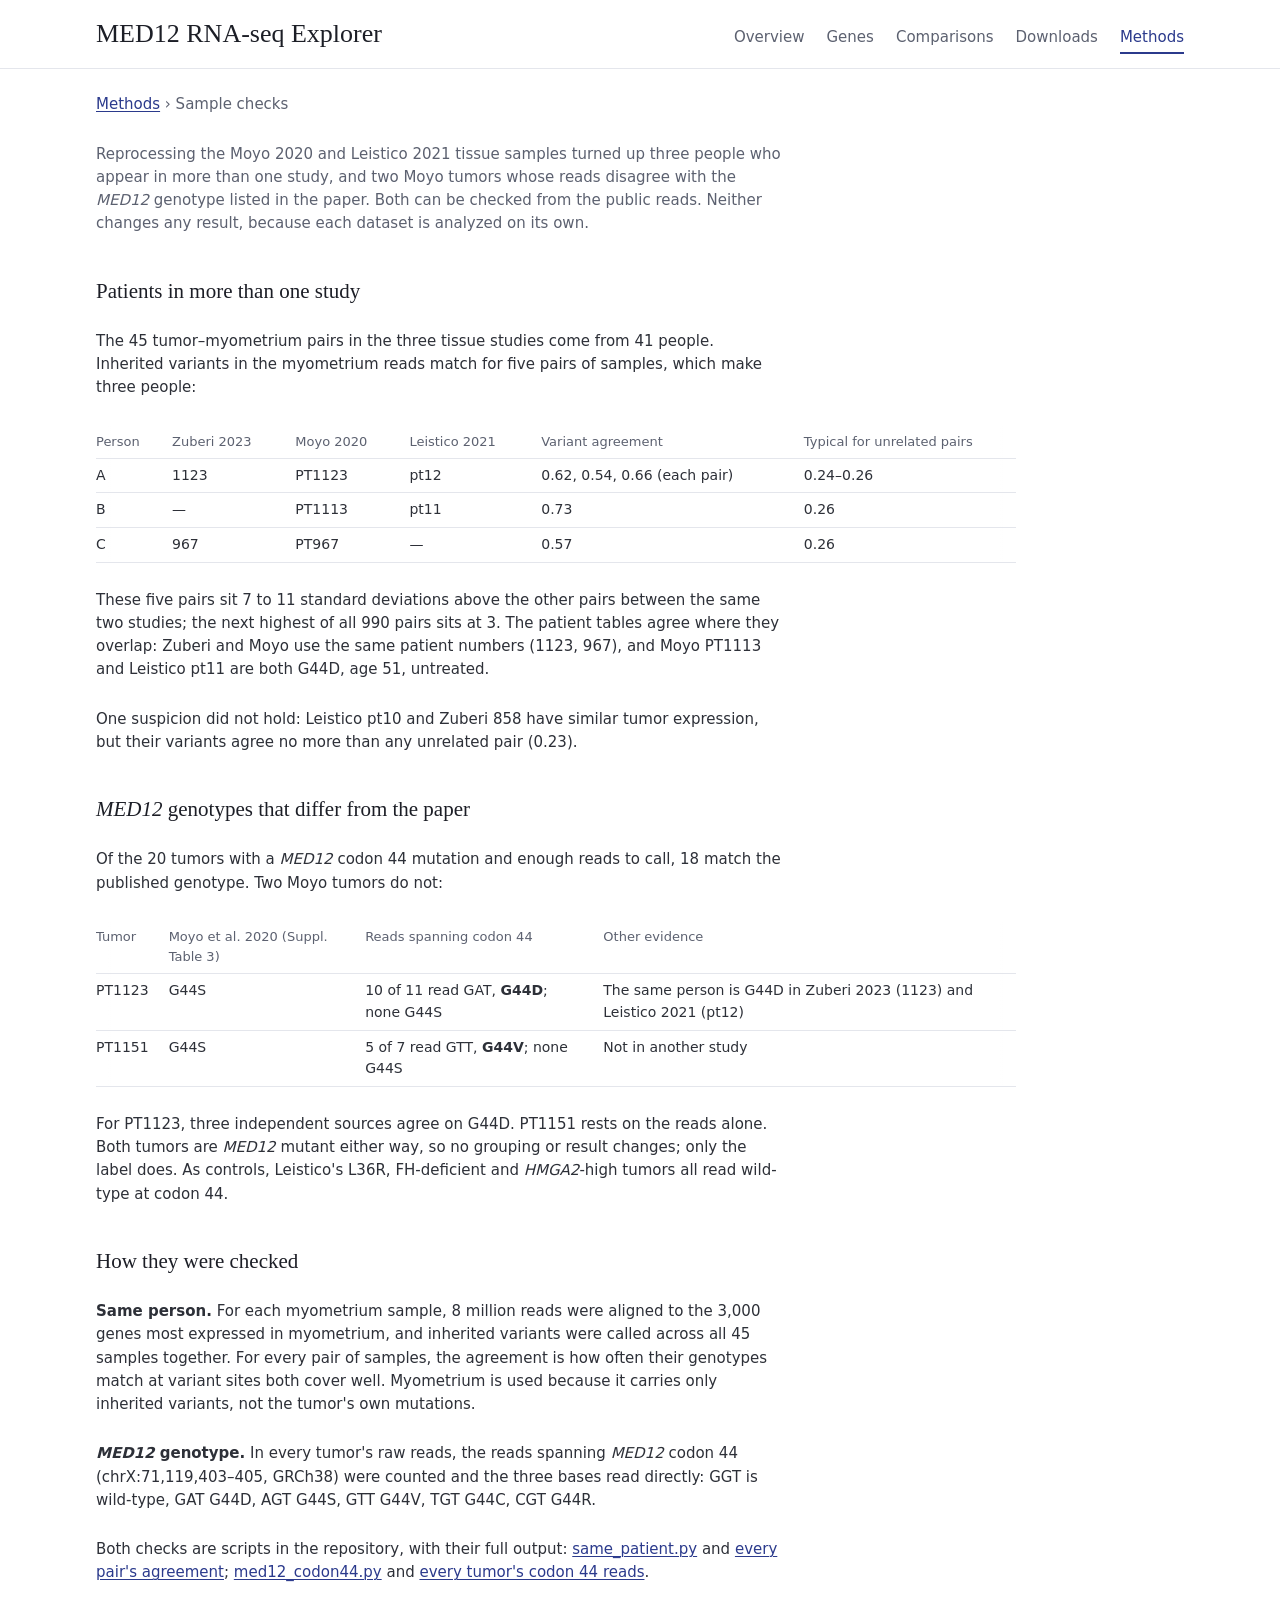
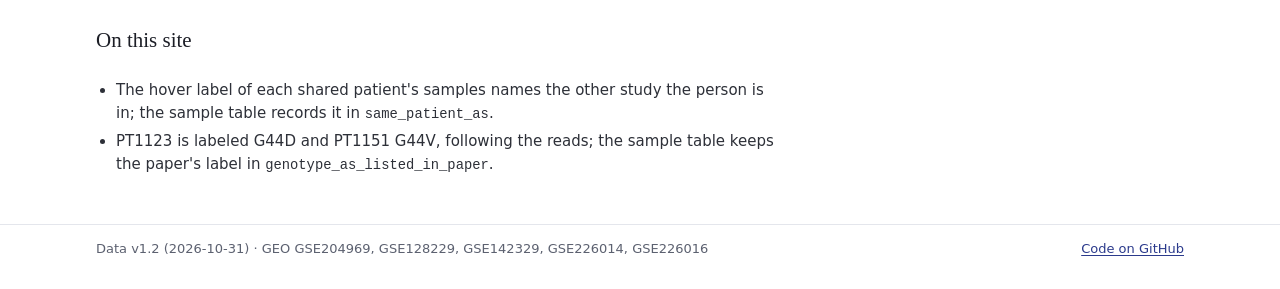
<file: docs/checks.html>
<!doctype html>
<html lang="en">
<head>
<meta charset="utf-8">
<meta name="viewport" content="width=device-width, initial-scale=1">
<title>Sample checks · MED12 RNA-seq Explorer</title>
<meta name="description" content="Evidence from the public reads: three patients who appear in more than one tissue study, and two Moyo tumors whose MED12 genotype differs from the paper.">
<link rel="icon" href="favicon.svg" type="image/svg+xml">
<link rel="stylesheet" href="style.css?v=aa71afbd">
</head>
<body>
<header class="site-header">
  <div class="wrap">
    <h1><a href="index.html">MED12 RNA-seq Explorer</a></h1>
    <nav class="site-nav" aria-label="Site">
      <a href="index.html">Overview</a>
      <a href="genes.html">Genes</a>
      <a href="de.html">Comparisons</a>
      <a href="downloads.html">Downloads</a>
      <a href="methods.html" aria-current="page">Methods</a>
    </nav>
  </div>
</header>

<main class="wrap prose">
<p class="dim"><a href="methods.html">Methods</a> › Sample checks</p>
<p class="lede">Reprocessing the Moyo 2020 and Leistico 2021 tissue samples turned up three people who appear in more
  than one study, and two Moyo tumors whose reads disagree with the <i>MED12</i> genotype listed in the paper. Both
  can be checked from the public reads. Neither changes any result, because each dataset is analyzed on its own.</p>

<h2>Patients in more than one study</h2>
<p>The 45 tumor–myometrium pairs in the three tissue studies come from 41 people. Inherited variants in the
  myometrium reads match for five pairs of samples, which make three people:</p>
<div class="scroll"><table>
  <tr><th>Person</th><th>Zuberi 2023</th><th>Moyo 2020</th><th>Leistico 2021</th><th>Variant agreement</th><th>Typical for unrelated pairs</th></tr>
  <tr><td>A</td><td>1123</td><td>PT1123</td><td>pt12</td><td>0.62, 0.54, 0.66 (each pair)</td><td>0.24–0.26</td></tr>
  <tr><td>B</td><td>—</td><td>PT1113</td><td>pt11</td><td>0.73</td><td>0.26</td></tr>
  <tr><td>C</td><td>967</td><td>PT967</td><td>—</td><td>0.57</td><td>0.26</td></tr>
</table></div>
<p>These five pairs sit 7 to 11 standard deviations above the other pairs between the same two studies; the next
  highest of all 990 pairs sits at 3. The patient tables agree where they overlap: Zuberi and Moyo use the same
  patient numbers (1123, 967), and Moyo PT1113 and Leistico pt11 are both G44D, age 51, untreated.</p>
<p>One suspicion did not hold: Leistico pt10 and Zuberi 858 have similar tumor expression, but their variants agree
  no more than any unrelated pair (0.23).</p>

<h2><i>MED12</i> genotypes that differ from the paper</h2>
<p>Of the 20 tumors with a <i>MED12</i> codon 44 mutation and enough reads to call, 18 match the published genotype.
  Two Moyo tumors do not:</p>
<div class="scroll"><table>
  <tr><th>Tumor</th><th>Moyo et al. 2020 (Suppl. Table 3)</th><th>Reads spanning codon 44</th><th>Other evidence</th></tr>
  <tr><td>PT1123</td><td>G44S</td><td>10 of 11 read GAT, <b>G44D</b>; none G44S</td><td>The same person is G44D in Zuberi 2023 (1123) and Leistico 2021 (pt12)</td></tr>
  <tr><td>PT1151</td><td>G44S</td><td>5 of 7 read GTT, <b>G44V</b>; none G44S</td><td>Not in another study</td></tr>
</table></div>
<p>For PT1123, three independent sources agree on G44D. PT1151 rests on the reads alone. Both tumors are
  <i>MED12</i> mutant either way, so no grouping or result changes; only the label does. As controls, Leistico's
  L36R, FH-deficient and <i>HMGA2</i>-high tumors all read wild-type at codon 44.</p>

<h2>How they were checked</h2>
<p><b>Same person.</b> For each myometrium sample, 8 million reads were aligned to the 3,000 genes most expressed in
  myometrium, and inherited variants were called across all 45 samples together. For every pair of samples, the
  agreement is how often their genotypes match at variant sites both cover well. Myometrium is used because it
  carries only inherited variants, not the tumor's own mutations.</p>
<p><b><i>MED12</i> genotype.</b> In every tumor's raw reads, the reads spanning <i>MED12</i> codon 44
  (chrX:71,119,403–405, GRCh38) were counted and the three bases read directly: GGT is wild-type, GAT G44D, AGT
  G44S, GTT G44V, TGT G44C, CGT G44R.</p>
<p>Both checks are scripts in the repository, with their full output:
  <a href="https://github.com/brandonlukas/med12-tpm/blob/main/checks/same_patient.py">same_patient.py</a> and
  <a href="https://github.com/brandonlukas/med12-tpm/blob/main/checks/same_patient.tsv">every pair's agreement</a>;
  <a href="https://github.com/brandonlukas/med12-tpm/blob/main/checks/med12_codon44.py">med12_codon44.py</a> and
  <a href="https://github.com/brandonlukas/med12-tpm/blob/main/checks/med12_codon44.tsv">every tumor's codon 44 reads</a>.</p>

<h2>On this site</h2>
<ul>
  <li>The hover label of each shared patient's samples names the other study the person is in; the sample table
    records it in <code>same_patient_as</code>.</li>
  <li>PT1123 is labeled G44D and PT1151 G44V, following the reads; the sample table keeps the paper's label in
    <code>genotype_as_listed_in_paper</code>.</li>
</ul>
</main>

<footer class="site-footer">
  <div class="wrap">
    <!-- footer:start -->
<span>Data v1.2 (2026-10-31) · GEO GSE204969, GSE128229, GSE142329, GSE226014, GSE226016</span>
<!-- footer:end -->
    <a href="https://github.com/brandonlukas/med12-tpm">Code on GitHub</a>
  </div>
</footer>
</body>
</html>
</file>
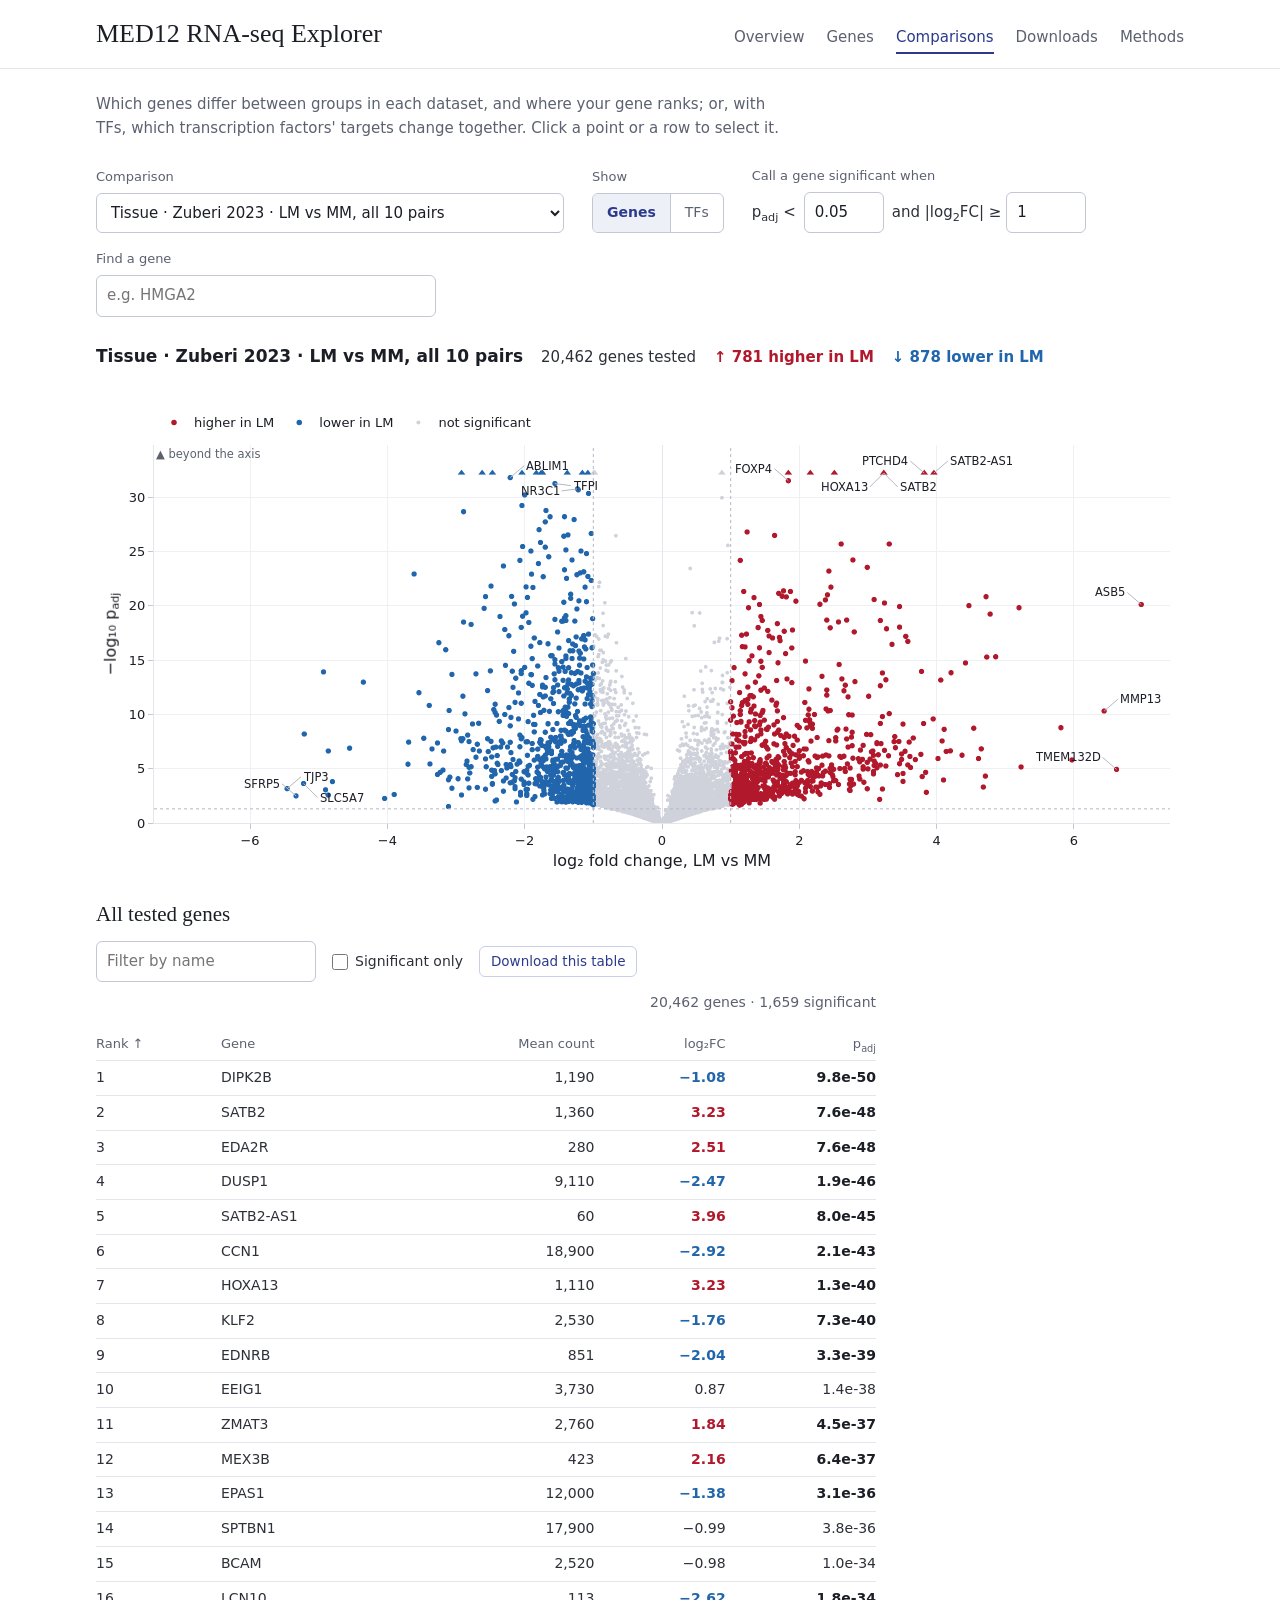
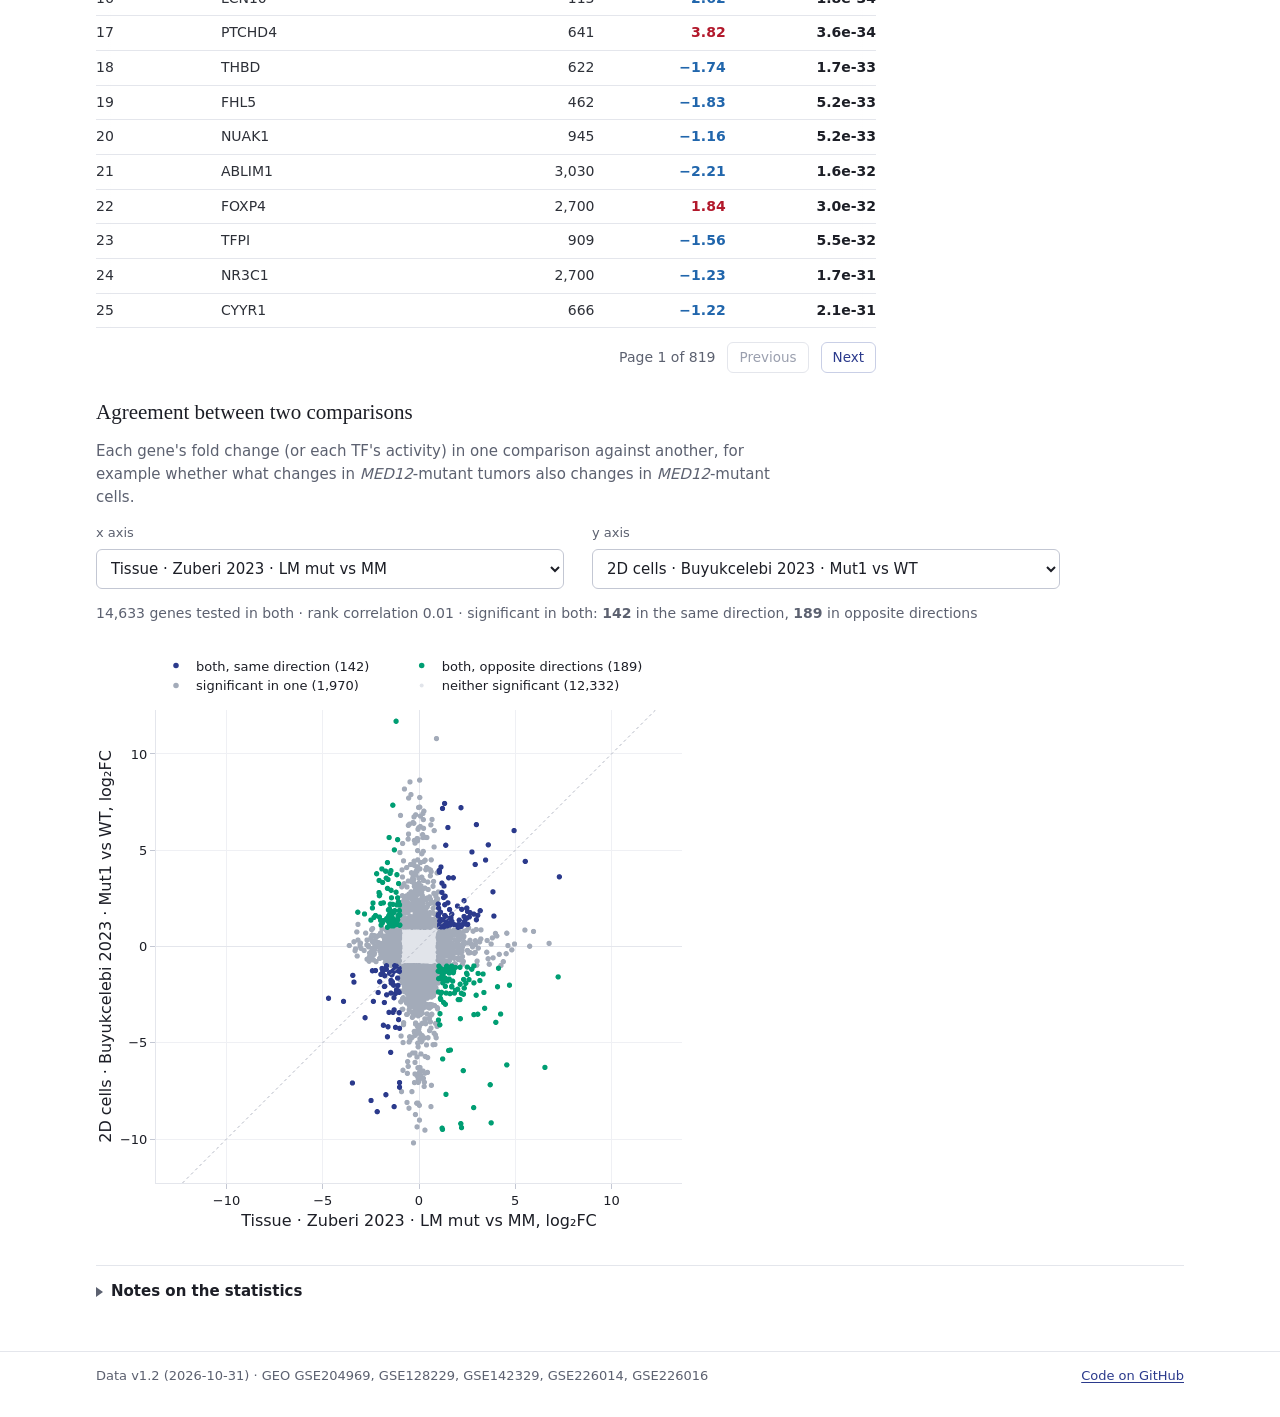
<file: docs/de.html>
<!doctype html>
<html lang="en">
<head>
<meta charset="utf-8">
<meta name="viewport" content="width=device-width, initial-scale=1">
<title>Comparisons · MED12 RNA-seq Explorer</title>
<meta name="description" content="DESeq2 results for every comparison in five public MED12 RNA-seq datasets: volcano plots, ranked tables and agreement between comparisons.">
<link rel="icon" href="favicon.svg" type="image/svg+xml">
<link rel="stylesheet" href="style.css?v=aa71afbd">
<script src="vendor/plotly-gl2d-2.35.2.min.js"></script>
</head>
<body>
<header class="site-header">
  <div class="wrap">
    <h1><a href="index.html">MED12 RNA-seq Explorer</a></h1>
    <nav class="site-nav" aria-label="Site">
      <a href="index.html">Overview</a>
      <a href="genes.html">Genes</a>
      <a href="de.html" aria-current="page">Comparisons</a>
      <a href="downloads.html">Downloads</a>
      <a href="methods.html">Methods</a>
    </nav>
  </div>
</header>

<main class="wrap">
  <p class="lede">Which genes differ between groups in each dataset, and where your gene ranks; or, with TFs, which
    transcription factors' targets change together. Click a point or a row to select it.</p>

  <section class="controls" aria-label="Choose a comparison">
    <div class="field">
      <label for="contrast">Comparison</label>
      <select id="contrast"></select>
    </div>
    <div class="field">
      <span class="label" id="kind-label">Show</span>
      <div class="segmented" role="radiogroup" aria-labelledby="kind-label">
        <button type="button" role="radio" data-kind="gene" aria-checked="true">Genes</button>
        <button type="button" role="radio" data-kind="tf" aria-checked="false">TFs</button>
      </div>
    </div>
    <div class="field">
      <span class="label" id="thr-label">Call a <span class="noun">gene</span> significant when</span>
      <div class="thresholds" aria-labeledby="thr-label">
        <label for="alpha">p<sub>adj</sub> &lt;</label> <input id="alpha" type="number" value="0.05" min="0" max="1" step="any">
        <span id="lfc-part"><span>and</span>
        <label for="lfcmin">|log<sub>2</sub>FC| ≥</label> <input id="lfcmin" type="number" value="1" min="0" step="any"></span>
        <button type="button" class="linklike" id="thr-reset" hidden>Reset</button>
      </div>
    </div>
    <div class="field search" style="flex: 1 1 220px; max-width: 340px">
      <label for="find">Find a <span class="noun">gene</span></label>
      <input id="find" type="search" autocomplete="off" spellcheck="false" placeholder="e.g. HMGA2">
      <ul id="suggest" class="suggest" role="listbox" hidden></ul>
    </div>
  </section>

  <p id="summary" class="summary" aria-live="polite">Loading…</p>
  <div id="picked" class="picked" hidden></div>
  <div class="plotwrap">
    <div id="volcano" class="volcano"></div>
    <button id="volcano-reset" type="button" class="btn reset" hidden>Reset zoom</button>
  </div>

  <section class="stack table-section" aria-labeledby="h-table">
    <h2 id="h-table">All tested <span class="noun">gene</span>s</h2>
    <div class="tablebar">
      <input id="filter" type="search" placeholder="Filter by name" spellcheck="false" aria-label="Filter by name">
      <label class="check"><input id="sigonly" type="checkbox"> Significant only</label>
      <button id="download" type="button" class="btn" title="The genes listed, after the filters above, as CSV">Download this table</button>
      <span id="count" class="count"></span>
    </div>
    <div class="scroll"><table id="detable" class="sortable"></table></div>
    <div class="pager">
      <span id="page"></span>
      <button id="prev" type="button" class="btn">Previous</button>
      <button id="next" type="button" class="btn">Next</button>
    </div>
  </section>

  <section class="stack" aria-labeledby="h-agree">
    <h2 id="h-agree">Agreement between two comparisons</h2>
    <p class="lede">Each gene's fold change (or each TF's activity) in one comparison against another, for example
      whether what changes in <i>MED12</i>-mutant tumors also changes in <i>MED12</i>-mutant cells.</p>
    <div class="controls">
      <div class="field"><label for="ax">x axis</label><select id="ax"></select></div>
      <div class="field"><label for="ay">y axis</label><select id="ay"></select></div>
    </div>
    <p id="agree-summary" class="status"></p>
    <div class="plotwrap agree-wrap">
      <div id="agree" class="agree"></div>
      <button id="agree-reset" type="button" class="btn reset" hidden>Reset zoom</button>
    </div>
  </section>

  <details class="notes">
    <summary>Notes on the statistics</summary>
    <ul>
      <li>log<sub>2</sub>FC is the first group relative to the second. Estimates from genes with few counts or noisy
        data are pulled toward zero, so the volcano and the significance calls are led by robust changes; the CSV also
        has the raw estimate. The p-values, and so the ranks, do not depend on this.</li>
      <li>Rank orders the tested genes by p-value, 1 being the most significant. Mean count is the gene's average
        normalized count over all samples in the dataset.</li>
      <li>Genes with too few counts to test are not listed; the full tables are in the downloads on the Methods page.
        A gene with a p-value but no p<sub>adj</sub> was left out of the p-value adjustment because its counts were low.</li>
      <li>The volcano's y axis is capped so that a few extreme genes do not squash the rest; triangles along the top are
        genes above the cap. Drag to zoom in; double-click or Reset zoom to come back.</li>
      <li>In the agreement plot, the rank correlation is over every gene tested in both comparisons, significant or not.</li>
      <li>TF activity summarizes whether a transcription factor's known targets move together: positive when its
        activated targets go up and its repressed targets go down in the first group. It is computed from every gene's
        test statistic in the comparison, for each TF with at least 5 targets measured, and its p-values are adjusted
        across TFs. AP1 and NFKB are complexes, scored from the targets of their members together.</li>
      <li>In tissue, TF activity also reflects which cells the sample contains. Myometrium has more immune and
        blood-vessel cells than leiomyoma, so the TFs of those cells (NF-κB, STAT1, ETS1 and others) read as less active
        in LM partly for that reason.</li>
      <li>The tissue comparisons by genotype use 6 mutant and 4 wild-type patients; the spheroid wild-type group has 2 replicates.</li>
    </ul>
  </details>
</main>

<footer class="site-footer">
  <div class="wrap">
    <!-- footer:start -->
<span>Data v1.2 (2026-10-31) · GEO GSE204969, GSE128229, GSE142329, GSE226014, GSE226016</span>
<!-- footer:end -->
    <a href="https://github.com/brandonlukas/med12-tpm">Code on GitHub</a>
  </div>
</footer>
<script src="common.js?v=aa71afbd"></script>
<script src="de.js?v=aa71afbd"></script>
</body>
</html>
</file>
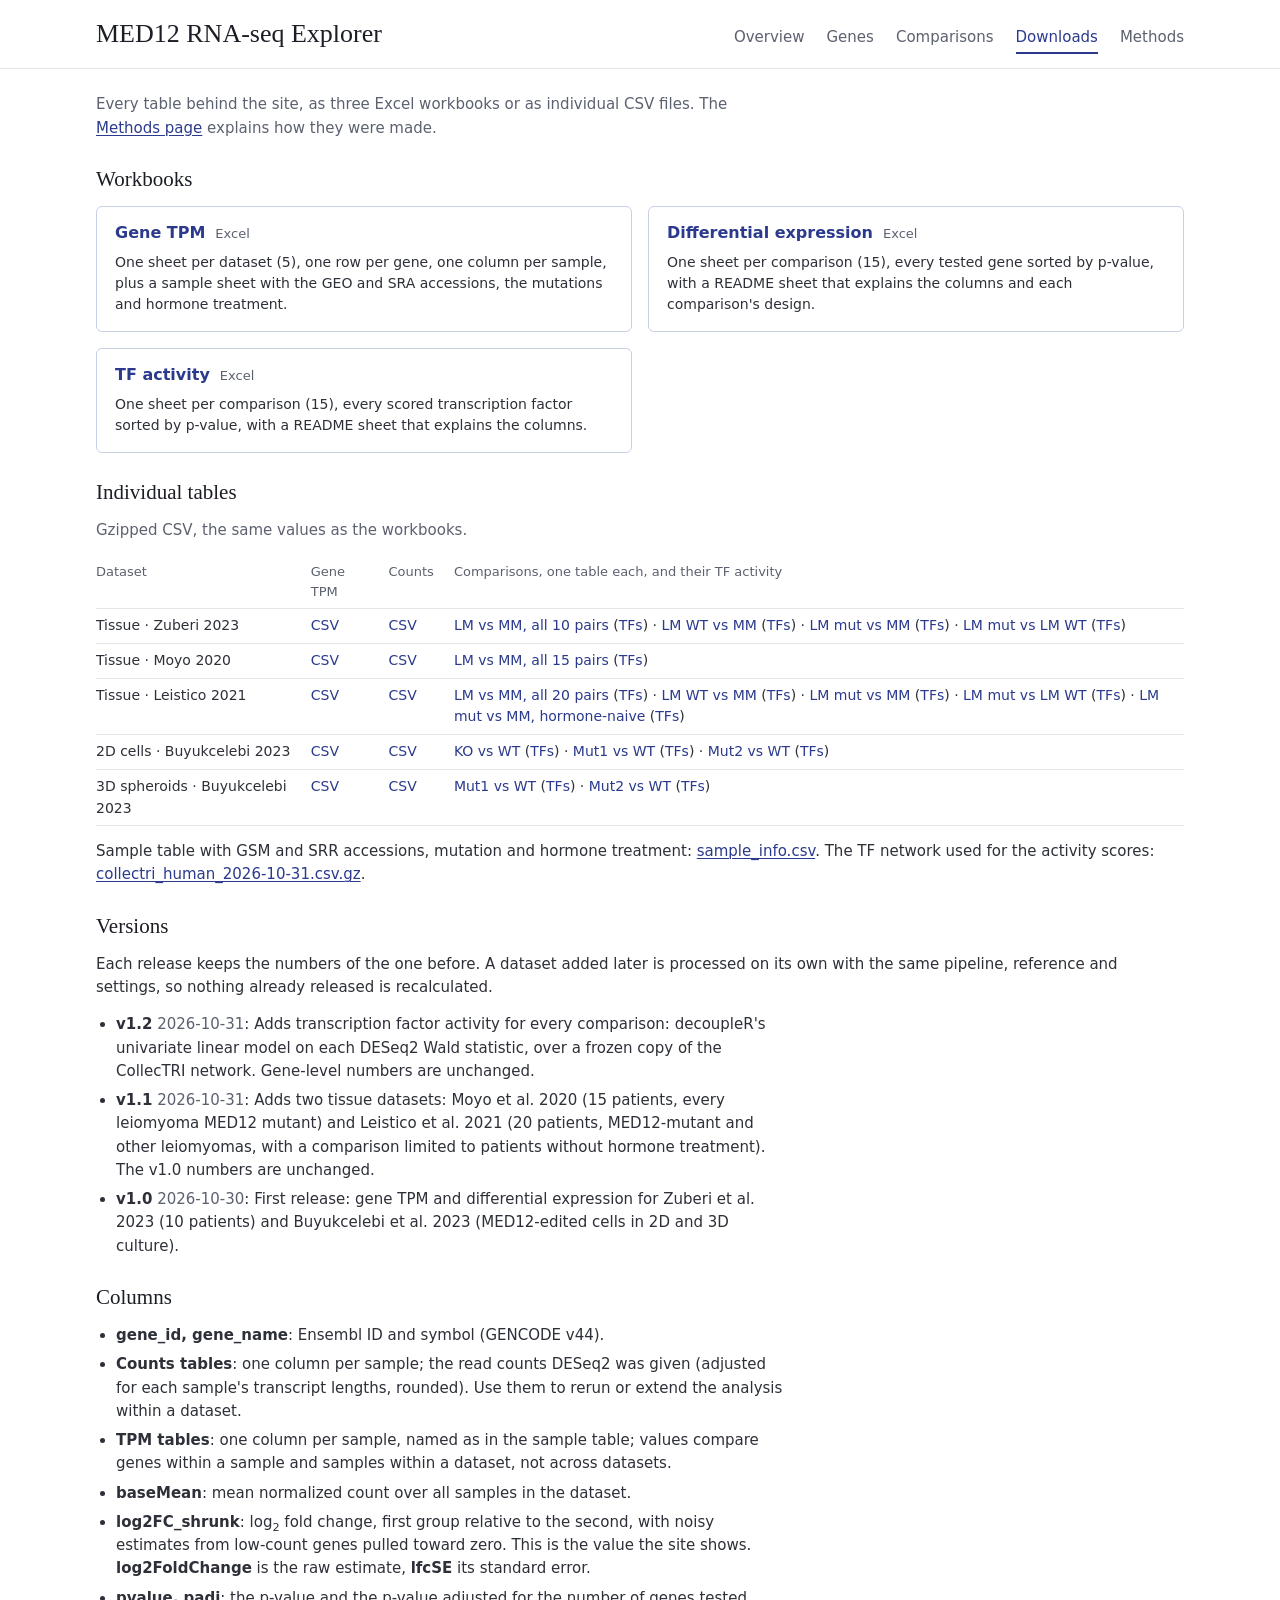
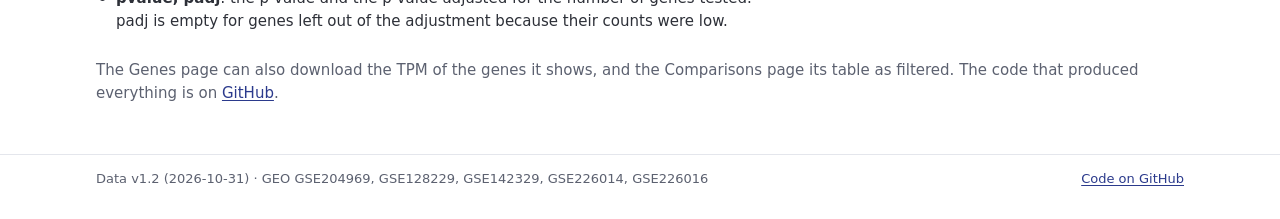
<file: docs/downloads.html>
<!doctype html>
<html lang="en">
<head>
<meta charset="utf-8">
<meta name="viewport" content="width=device-width, initial-scale=1">
<title>Downloads · MED12 RNA-seq Explorer</title>
<meta name="description" content="Every table behind the MED12 RNA-seq Explorer: gene TPM, DESeq2 results and TF activity as Excel workbooks or CSV files.">
<link rel="icon" href="favicon.svg" type="image/svg+xml">
<link rel="stylesheet" href="style.css?v=aa71afbd">
</head>
<body>
<header class="site-header">
  <div class="wrap">
    <h1><a href="index.html">MED12 RNA-seq Explorer</a></h1>
    <nav class="site-nav" aria-label="Site">
      <a href="index.html">Overview</a>
      <a href="genes.html">Genes</a>
      <a href="de.html">Comparisons</a>
      <a href="downloads.html" aria-current="page">Downloads</a>
      <a href="methods.html">Methods</a>
    </nav>
  </div>
</header>

<main class="wrap">
  <p class="lede">Every table behind the site, as three Excel workbooks or as individual CSV files. The
    <a href="methods.html">Methods page</a> explains how they were made.</p>

  <section class="stack" aria-labelledby="h-wb">
    <h2 id="h-wb">Workbooks</h2>
    <!-- workbooks:start -->
<div class="dl-grid">
  <a class="dl" href="https://github.com/brandonlukas/med12-tpm/releases/download/v1.2/MED12_RNAseq_gene_TPM.xlsx">
    <span class="dl-title">Gene TPM <span class="dim">Excel</span></span>
    <span>One sheet per dataset (5), one row per gene, one column per sample, plus a sample sheet with the
      GEO and SRA accessions, the mutations and hormone treatment.</span>
  </a>
  <a class="dl" href="https://github.com/brandonlukas/med12-tpm/releases/download/v1.2/MED12_RNAseq_DESeq2.xlsx">
    <span class="dl-title">Differential expression <span class="dim">Excel</span></span>
    <span>One sheet per comparison (15), every tested gene sorted by p-value, with a README sheet that explains
      the columns and each comparison's design.</span>
  </a>
  <a class="dl" href="https://github.com/brandonlukas/med12-tpm/releases/download/v1.2/MED12_RNAseq_TF_activity.xlsx">
    <span class="dl-title">TF activity <span class="dim">Excel</span></span>
    <span>One sheet per comparison (15), every scored transcription factor sorted by p-value, with a README
      sheet that explains the columns.</span>
  </a>
</div>
<!-- workbooks:end -->  </section>

  <section class="stack" aria-labelledby="h-csv">
    <h2 id="h-csv">Individual tables</h2>
    <p class="dim">Gzipped CSV, the same values as the workbooks.</p>
    <!-- tables:start -->
<div class="scroll"><table class="prose-table">
  <tr><th>Dataset</th><th>Gene TPM</th><th>Counts</th><th>Comparisons, one table each, and their TF activity</th></tr>
  <tr><td>Tissue · Zuberi 2023</td><td><a href="https://github.com/brandonlukas/med12-tpm/releases/download/v1.2/JCI_tissue_gene_TPM.csv.gz">CSV</a></td><td><a href="https://github.com/brandonlukas/med12-tpm/releases/download/v1.2/JCI_tissue_gene_counts.csv.gz">CSV</a></td>
      <td><a href="https://github.com/brandonlukas/med12-tpm/releases/download/v1.2/JCI_tissue__LM_vs_MM.csv.gz">LM vs MM, all 10 pairs</a> (<a href="https://github.com/brandonlukas/med12-tpm/releases/download/v1.2/JCI_tissue__LM_vs_MM_TF_activity.csv.gz">TFs</a>) ·
          <a href="https://github.com/brandonlukas/med12-tpm/releases/download/v1.2/JCI_tissue__LMwt_vs_MM.csv.gz">LM WT vs MM</a> (<a href="https://github.com/brandonlukas/med12-tpm/releases/download/v1.2/JCI_tissue__LMwt_vs_MM_TF_activity.csv.gz">TFs</a>) ·
          <a href="https://github.com/brandonlukas/med12-tpm/releases/download/v1.2/JCI_tissue__LMmut_vs_MM.csv.gz">LM mut vs MM</a> (<a href="https://github.com/brandonlukas/med12-tpm/releases/download/v1.2/JCI_tissue__LMmut_vs_MM_TF_activity.csv.gz">TFs</a>) ·
          <a href="https://github.com/brandonlukas/med12-tpm/releases/download/v1.2/JCI_tissue__LMmut_vs_LMwt.csv.gz">LM mut vs LM WT</a> (<a href="https://github.com/brandonlukas/med12-tpm/releases/download/v1.2/JCI_tissue__LMmut_vs_LMwt_TF_activity.csv.gz">TFs</a>)</td></tr>
  <tr><td>Tissue · Moyo 2020</td><td><a href="https://github.com/brandonlukas/med12-tpm/releases/download/v1.2/Moyo_tissue_gene_TPM.csv.gz">CSV</a></td><td><a href="https://github.com/brandonlukas/med12-tpm/releases/download/v1.2/Moyo_tissue_gene_counts.csv.gz">CSV</a></td>
      <td><a href="https://github.com/brandonlukas/med12-tpm/releases/download/v1.2/Moyo_tissue__LM_vs_MM.csv.gz">LM vs MM, all 15 pairs</a> (<a href="https://github.com/brandonlukas/med12-tpm/releases/download/v1.2/Moyo_tissue__LM_vs_MM_TF_activity.csv.gz">TFs</a>)</td></tr>
  <tr><td>Tissue · Leistico 2021</td><td><a href="https://github.com/brandonlukas/med12-tpm/releases/download/v1.2/Leistico_tissue_gene_TPM.csv.gz">CSV</a></td><td><a href="https://github.com/brandonlukas/med12-tpm/releases/download/v1.2/Leistico_tissue_gene_counts.csv.gz">CSV</a></td>
      <td><a href="https://github.com/brandonlukas/med12-tpm/releases/download/v1.2/Leistico_tissue__LM_vs_MM.csv.gz">LM vs MM, all 20 pairs</a> (<a href="https://github.com/brandonlukas/med12-tpm/releases/download/v1.2/Leistico_tissue__LM_vs_MM_TF_activity.csv.gz">TFs</a>) ·
          <a href="https://github.com/brandonlukas/med12-tpm/releases/download/v1.2/Leistico_tissue__LMwt_vs_MM.csv.gz">LM WT vs MM</a> (<a href="https://github.com/brandonlukas/med12-tpm/releases/download/v1.2/Leistico_tissue__LMwt_vs_MM_TF_activity.csv.gz">TFs</a>) ·
          <a href="https://github.com/brandonlukas/med12-tpm/releases/download/v1.2/Leistico_tissue__LMmut_vs_MM.csv.gz">LM mut vs MM</a> (<a href="https://github.com/brandonlukas/med12-tpm/releases/download/v1.2/Leistico_tissue__LMmut_vs_MM_TF_activity.csv.gz">TFs</a>) ·
          <a href="https://github.com/brandonlukas/med12-tpm/releases/download/v1.2/Leistico_tissue__LMmut_vs_LMwt.csv.gz">LM mut vs LM WT</a> (<a href="https://github.com/brandonlukas/med12-tpm/releases/download/v1.2/Leistico_tissue__LMmut_vs_LMwt_TF_activity.csv.gz">TFs</a>) ·
          <a href="https://github.com/brandonlukas/med12-tpm/releases/download/v1.2/Leistico_tissue__LMmut_vs_MM_naive.csv.gz">LM mut vs MM, hormone-naive</a> (<a href="https://github.com/brandonlukas/med12-tpm/releases/download/v1.2/Leistico_tissue__LMmut_vs_MM_naive_TF_activity.csv.gz">TFs</a>)</td></tr>
  <tr><td>2D cells · Buyukcelebi 2023</td><td><a href="https://github.com/brandonlukas/med12-tpm/releases/download/v1.2/NC_2D_gene_TPM.csv.gz">CSV</a></td><td><a href="https://github.com/brandonlukas/med12-tpm/releases/download/v1.2/NC_2D_gene_counts.csv.gz">CSV</a></td>
      <td><a href="https://github.com/brandonlukas/med12-tpm/releases/download/v1.2/NC_2D__KO_vs_WT.csv.gz">KO vs WT</a> (<a href="https://github.com/brandonlukas/med12-tpm/releases/download/v1.2/NC_2D__KO_vs_WT_TF_activity.csv.gz">TFs</a>) ·
          <a href="https://github.com/brandonlukas/med12-tpm/releases/download/v1.2/NC_2D__Mut1_vs_WT.csv.gz">Mut1 vs WT</a> (<a href="https://github.com/brandonlukas/med12-tpm/releases/download/v1.2/NC_2D__Mut1_vs_WT_TF_activity.csv.gz">TFs</a>) ·
          <a href="https://github.com/brandonlukas/med12-tpm/releases/download/v1.2/NC_2D__Mut2_vs_WT.csv.gz">Mut2 vs WT</a> (<a href="https://github.com/brandonlukas/med12-tpm/releases/download/v1.2/NC_2D__Mut2_vs_WT_TF_activity.csv.gz">TFs</a>)</td></tr>
  <tr><td>3D spheroids · Buyukcelebi 2023</td><td><a href="https://github.com/brandonlukas/med12-tpm/releases/download/v1.2/NC_3D_spheroid_gene_TPM.csv.gz">CSV</a></td><td><a href="https://github.com/brandonlukas/med12-tpm/releases/download/v1.2/NC_3D_spheroid_gene_counts.csv.gz">CSV</a></td>
      <td><a href="https://github.com/brandonlukas/med12-tpm/releases/download/v1.2/NC_3D_spheroid__Mut1_vs_WT.csv.gz">Mut1 vs WT</a> (<a href="https://github.com/brandonlukas/med12-tpm/releases/download/v1.2/NC_3D_spheroid__Mut1_vs_WT_TF_activity.csv.gz">TFs</a>) ·
          <a href="https://github.com/brandonlukas/med12-tpm/releases/download/v1.2/NC_3D_spheroid__Mut2_vs_WT.csv.gz">Mut2 vs WT</a> (<a href="https://github.com/brandonlukas/med12-tpm/releases/download/v1.2/NC_3D_spheroid__Mut2_vs_WT_TF_activity.csv.gz">TFs</a>)</td></tr>
</table></div>
<p>Sample table with GSM and SRR accessions, mutation and hormone treatment: <a href="https://github.com/brandonlukas/med12-tpm/releases/download/v1.2/sample_info.csv">sample_info.csv</a>. The TF network used for the activity scores: <a href="https://github.com/brandonlukas/med12-tpm/releases/download/v1.2/collectri_human_2026-10-31.csv.gz">collectri_human_2026-10-31.csv.gz</a>.</p>
<!-- tables:end -->
  </section>

  <section class="stack" aria-labelledby="h-versions">
    <h2 id="h-versions">Versions</h2>
    <p>Each release keeps the numbers of the one before. A dataset added later is processed on its own with the same
      pipeline, reference and settings, so nothing already released is recalculated.</p>
    <!-- versions:start -->
<ul class="cols">
  <li><b>v1.2</b> <span class="dim">2026-10-31</span>: Adds transcription factor activity for every comparison: decoupleR's univariate linear model on each DESeq2 Wald statistic, over a frozen copy of the CollecTRI network. Gene-level numbers are unchanged.</li>
  <li><b>v1.1</b> <span class="dim">2026-10-31</span>: Adds two tissue datasets: Moyo et al. 2020 (15 patients, every leiomyoma MED12 mutant) and Leistico et al. 2021 (20 patients, MED12-mutant and other leiomyomas, with a comparison limited to patients without hormone treatment). The v1.0 numbers are unchanged.</li>
  <li><b>v1.0</b> <span class="dim">2026-10-30</span>: First release: gene TPM and differential expression for Zuberi et al. 2023 (10 patients) and Buyukcelebi et al. 2023 (MED12-edited cells in 2D and 3D culture).</li>
</ul>
<!-- versions:end -->
  </section>

  <section class="stack" aria-labelledby="h-cols">
    <h2 id="h-cols">Columns</h2>
    <ul class="cols">
      <li><b>gene_id, gene_name</b>: Ensembl ID and symbol (GENCODE v44).</li>
      <li><b>Counts tables</b>: one column per sample; the read counts DESeq2 was given (adjusted for each sample's
        transcript lengths, rounded). Use them to rerun or extend the analysis within a dataset.</li>
      <li><b>TPM tables</b>: one column per sample, named as in the sample table; values compare genes within a sample and
        samples within a dataset, not across datasets.</li>
      <li><b>baseMean</b>: mean normalized count over all samples in the dataset.</li>
      <li><b>log2FC_shrunk</b>: log<sub>2</sub> fold change, first group relative to the second, with noisy estimates from
        low-count genes pulled toward zero. This is the value the site shows. <b>log2FoldChange</b> is the raw estimate,
        <b>lfcSE</b> its standard error.</li>
      <li><b>pvalue, padj</b>: the p-value and the p-value adjusted for the number of genes tested. padj is empty for genes
        left out of the adjustment because their counts were low.</li>
    </ul>
  </section>

  <p class="dim">The Genes page can also download the TPM of the genes it shows, and the Comparisons page its table as
    filtered. The code that produced everything is on <a href="https://github.com/brandonlukas/med12-tpm">GitHub</a>.</p>
</main>

<footer class="site-footer">
  <div class="wrap">
    <!-- footer:start -->
<span>Data v1.2 (2026-10-31) · GEO GSE204969, GSE128229, GSE142329, GSE226014, GSE226016</span>
<!-- footer:end -->
    <a href="https://github.com/brandonlukas/med12-tpm">Code on GitHub</a>
  </div>
</footer>
</body>
</html>
</file>
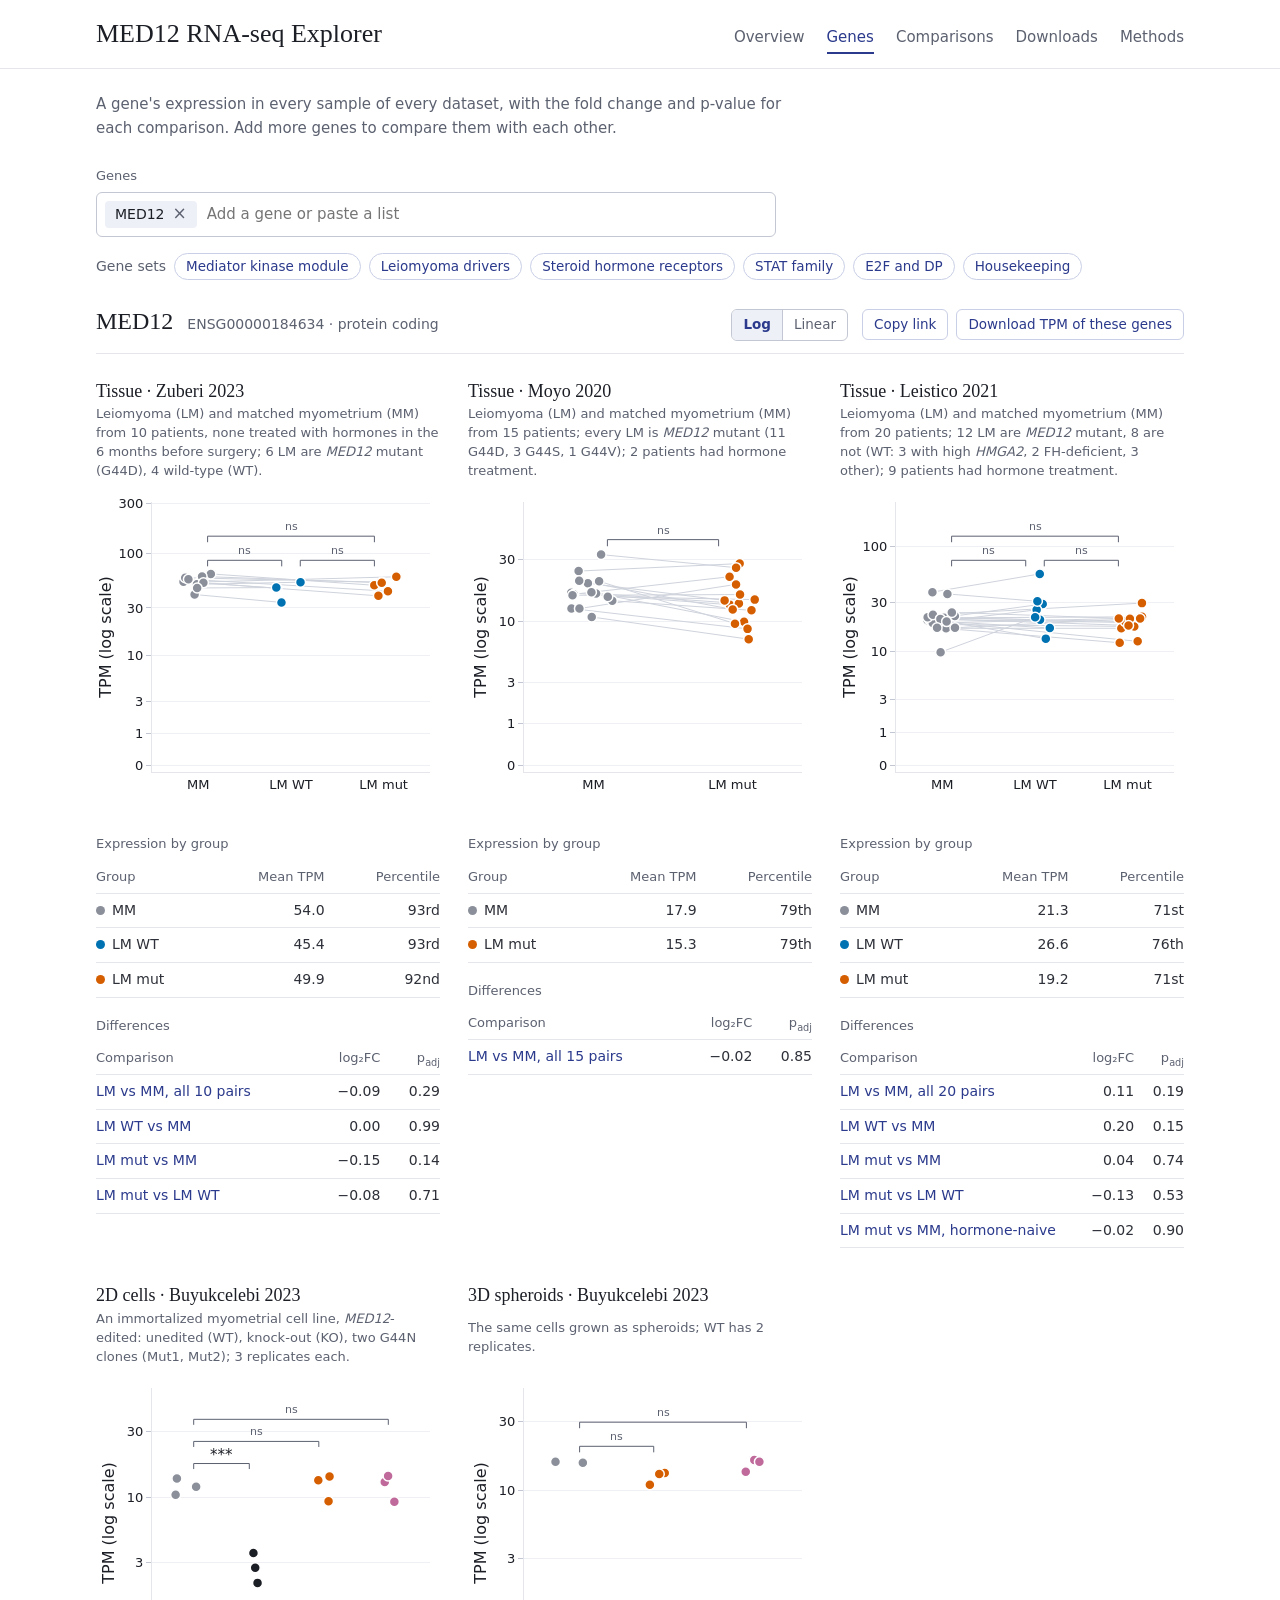
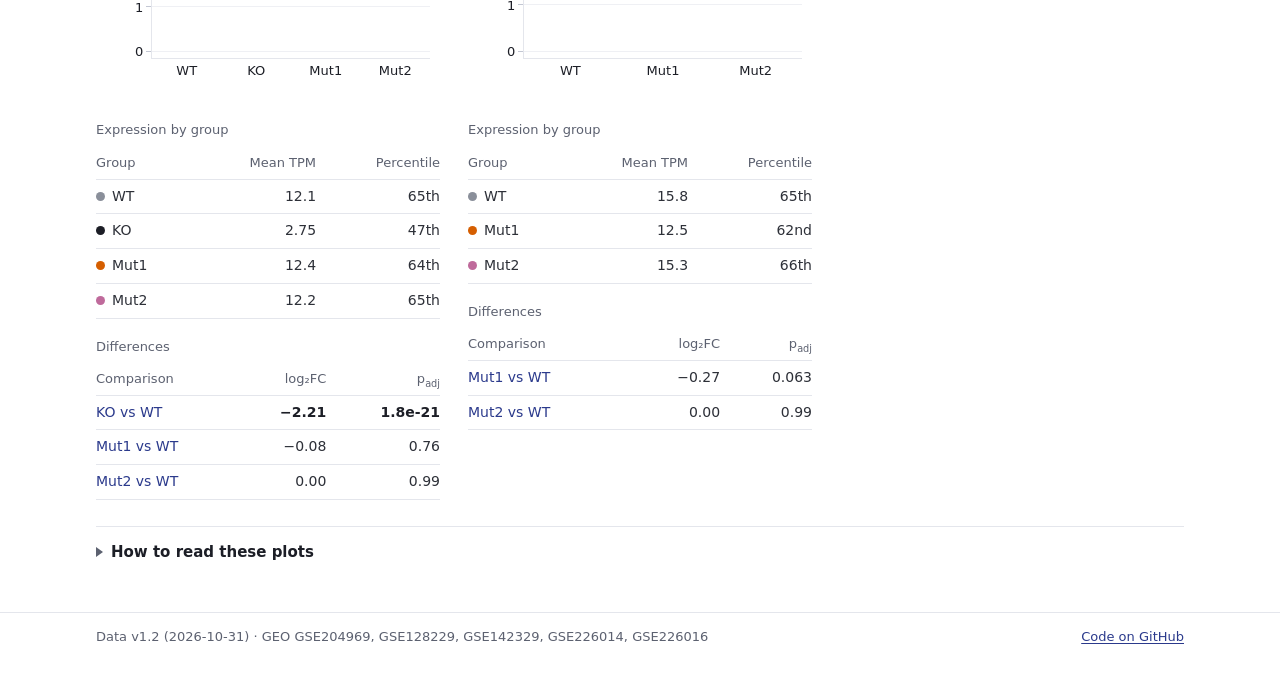
<file: docs/genes.html>
<!doctype html>
<html lang="en">
<head>
<meta charset="utf-8">
<meta name="viewport" content="width=device-width, initial-scale=1">
<title>Genes · MED12 RNA-seq Explorer</title>
<meta name="description" content="Expression of any gene in five public MED12 RNA-seq datasets: leiomyoma with matched myometrium from three studies, and MED12-edited cells in 2D and 3D culture.">
<link rel="icon" href="favicon.svg" type="image/svg+xml">
<link rel="stylesheet" href="style.css?v=aa71afbd">
<script src="vendor/plotly-basic-2.35.2.min.js"></script>
</head>
<body>
<header class="site-header">
  <div class="wrap">
    <h1><a href="index.html">MED12 RNA-seq Explorer</a></h1>
    <nav class="site-nav" aria-label="Site">
      <a href="index.html">Overview</a>
      <a href="genes.html" aria-current="page">Genes</a>
      <a href="de.html">Comparisons</a>
      <a href="downloads.html">Downloads</a>
      <a href="methods.html">Methods</a>
    </nav>
  </div>
</header>

<main class="wrap">
  <p class="lede">A gene's expression in every sample of every dataset, with the fold change and p-value for each
    comparison. Add more genes to compare them with each other.</p>

  <section class="controls" aria-label="Choose genes">
    <div class="field search grow">
      <label for="gene">Genes</label>
      <div class="chipbox" id="chipbox">
        <span id="chips"></span>
        <input id="gene" type="search" autocomplete="off" spellcheck="false" placeholder="Type a gene symbol, e.g. MED12, or paste a list">
        <button type="button" class="chip-clear" id="clear" hidden>Clear</button>
      </div>
      <ul id="suggest" class="suggest" role="listbox" hidden></ul>
    </div>
  </section>
  <p class="genesets" id="genesets"><span>Gene sets</span></p>

  <p id="status" class="status" aria-live="polite">Loading the gene list…</p>

  <div class="gene-head" id="gene-head" hidden>
    <div class="title"><h2 id="gene-name"></h2><span class="meta" id="gene-meta"></span></div>
    <div class="actions">
      <div class="segmented" role="radiogroup" aria-label="Scale">
        <button type="button" role="radio" data-scale="log" aria-checked="true">Log</button>
        <button type="button" role="radio" data-scale="lin" aria-checked="false">Linear</button>
      </div>
      <button type="button" class="btn" id="copy">Copy link</button>
      <button type="button" class="btn" id="csv" title="Every sample's TPM for the genes shown, as CSV">Download TPM of these genes</button>
    </div>
  </div>

  <div class="panels" id="panels"></div>

  <details class="notes">
    <summary>How to read these plots</summary>
    <ul>
      <li>Each point is one sample. In the tissue panel a gray line joins each patient's myometrium and leiomyoma.</li>
      <li>The y axis is TPM on a log scale, with the ticks in TPM. It always reaches at least 10 TPM, so a gene that is
        barely expressed looks that way.</li>
      <li>Percentile: where the group's mean TPM ranks among all protein-coding genes in that group. The 50th is a
        typical gene, the 90th is in the top 10%.</li>
      <li>log<sub>2</sub>FC and p<sub>adj</sub> are DESeq2 results within each dataset. log<sub>2</sub>FC is the first
        group relative to the second; estimates from genes with few counts are pulled toward zero. A change
        means p<sub>adj</sub> &lt; 0.05 and at least 2-fold (|log<sub>2</sub>FC| ≥ 1), as on the Comparisons page.
        Brackets mark changes by p<sub>adj</sub>: * &lt; 0.05, ** &lt; 0.01, *** &lt; 0.001; &lt;2× means
        p<sub>adj</sub> &lt; 0.05 but less than 2-fold, ns not significant. "Not tested"
        means too few counts.</li>
      <li>With several genes, a star above a group marks a change against the reference group (MM or
        WT); hover it for the exact values. Comparisons that are not against the reference are in the table only.</li>
      <li>Hovering a row in a table, or one of its entries, lights up the points it refers to.</li>
      <li>Values are comparable within a dataset, not between datasets.</li>
    </ul>
  </details>
</main>

<footer class="site-footer">
  <div class="wrap">
    <!-- footer:start -->
<span>Data v1.2 (2026-10-31) · GEO GSE204969, GSE128229, GSE142329, GSE226014, GSE226016</span>
<!-- footer:end -->
    <a href="https://github.com/brandonlukas/med12-tpm">Code on GitHub</a>
  </div>
</footer>
<script src="common.js?v=aa71afbd"></script>
<script src="app.js?v=aa71afbd"></script>
</body>
</html>
</file>
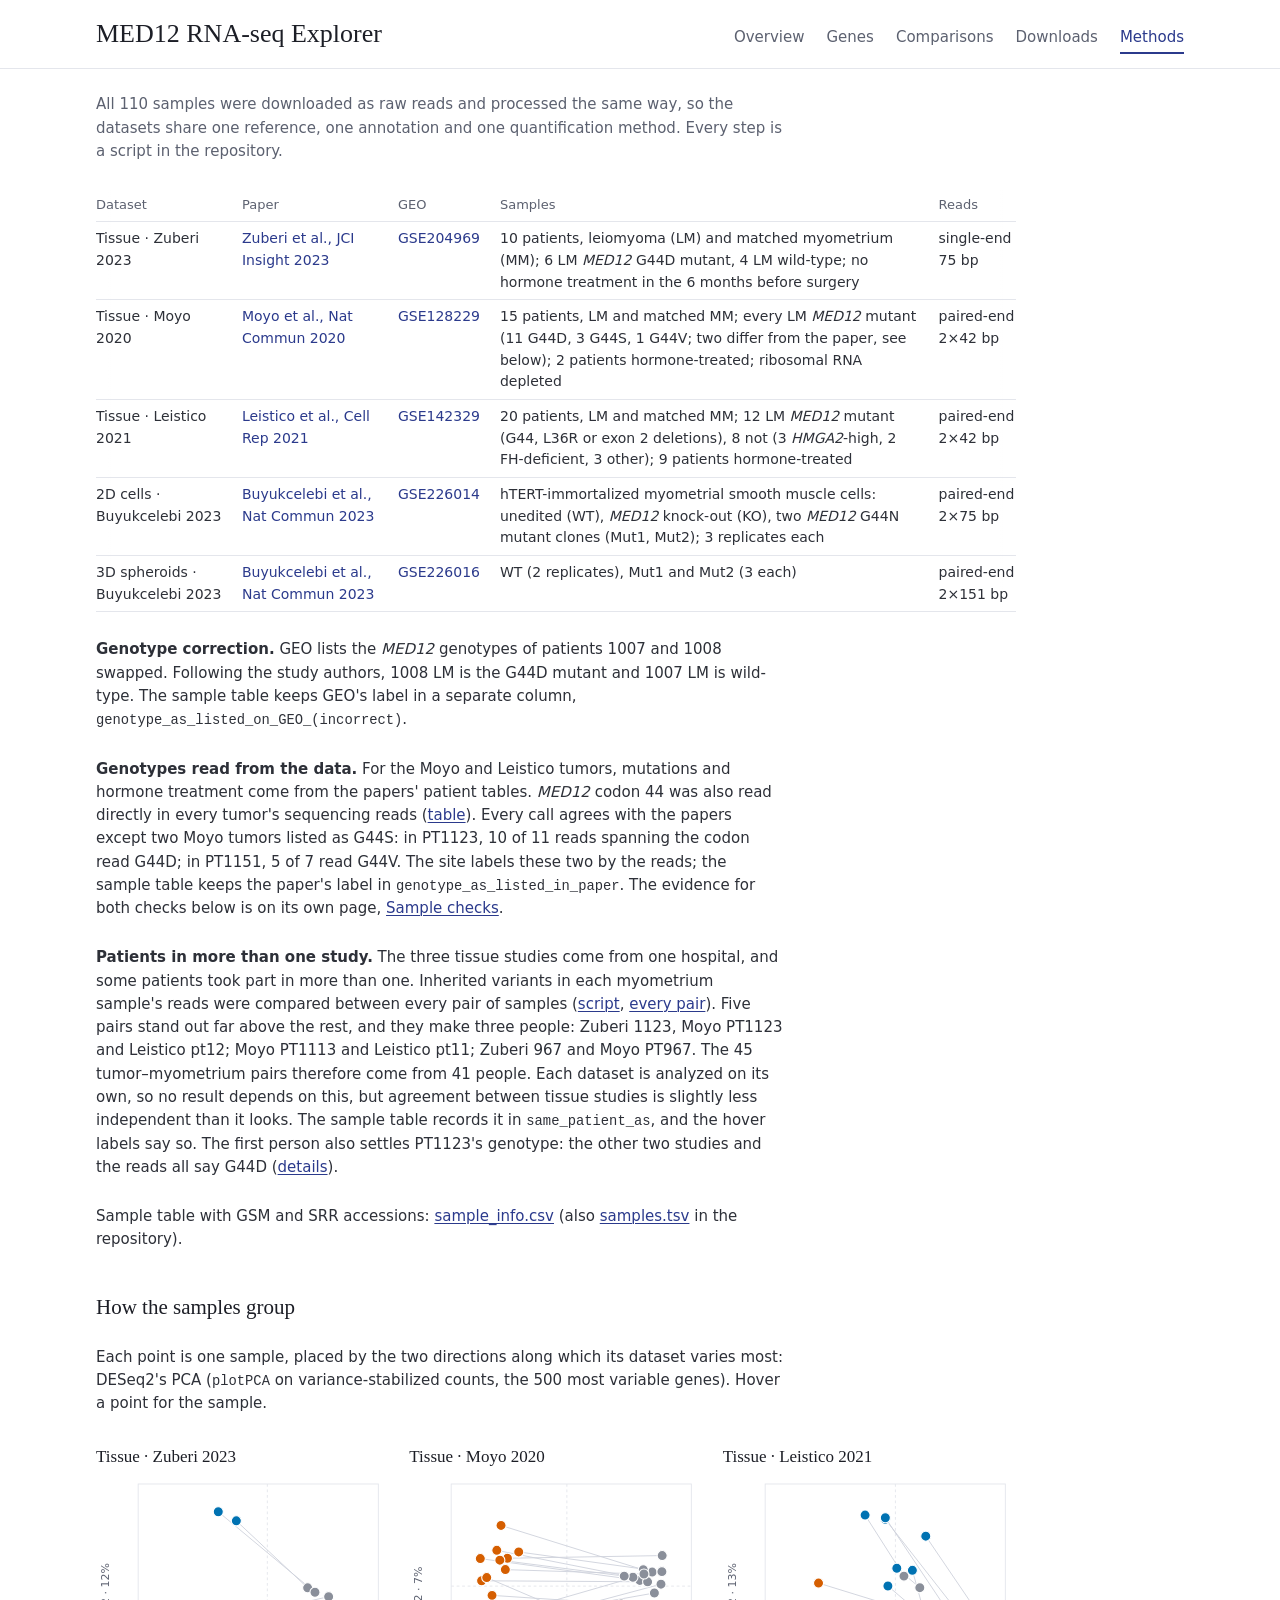
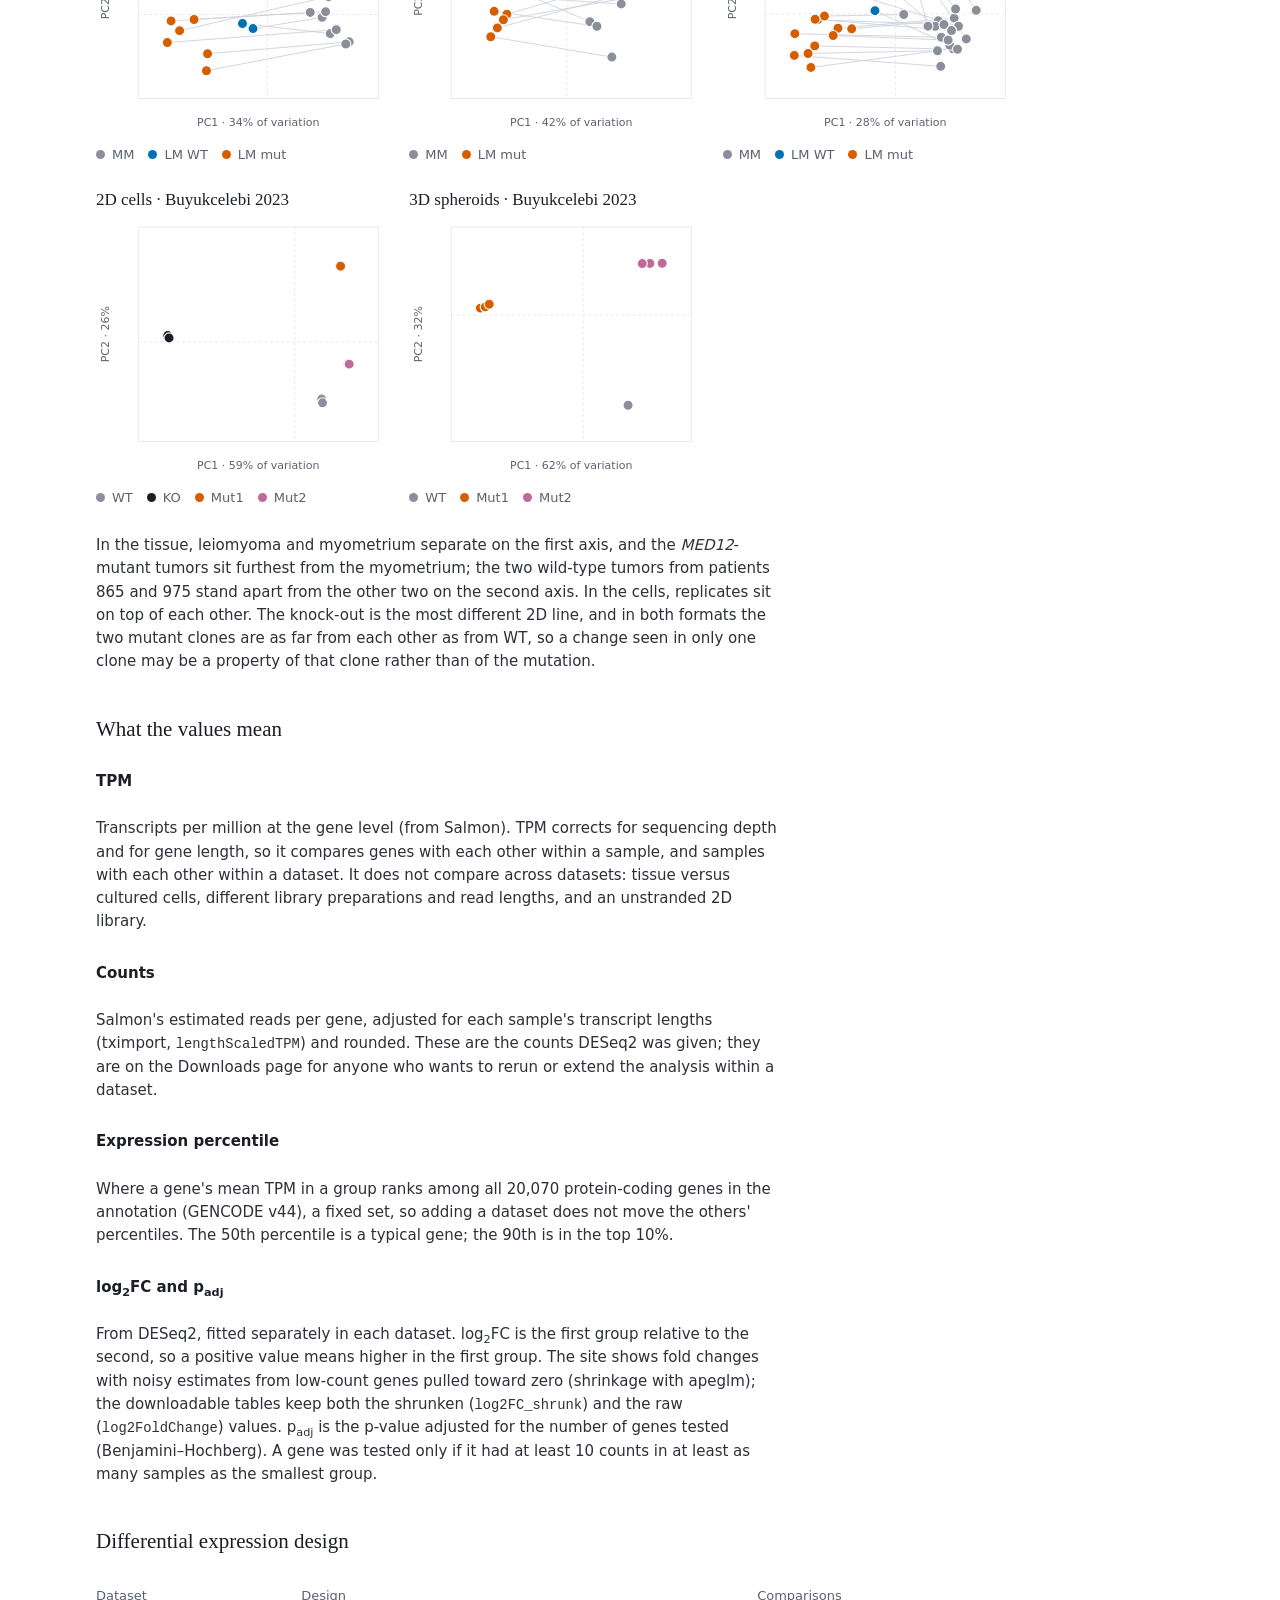
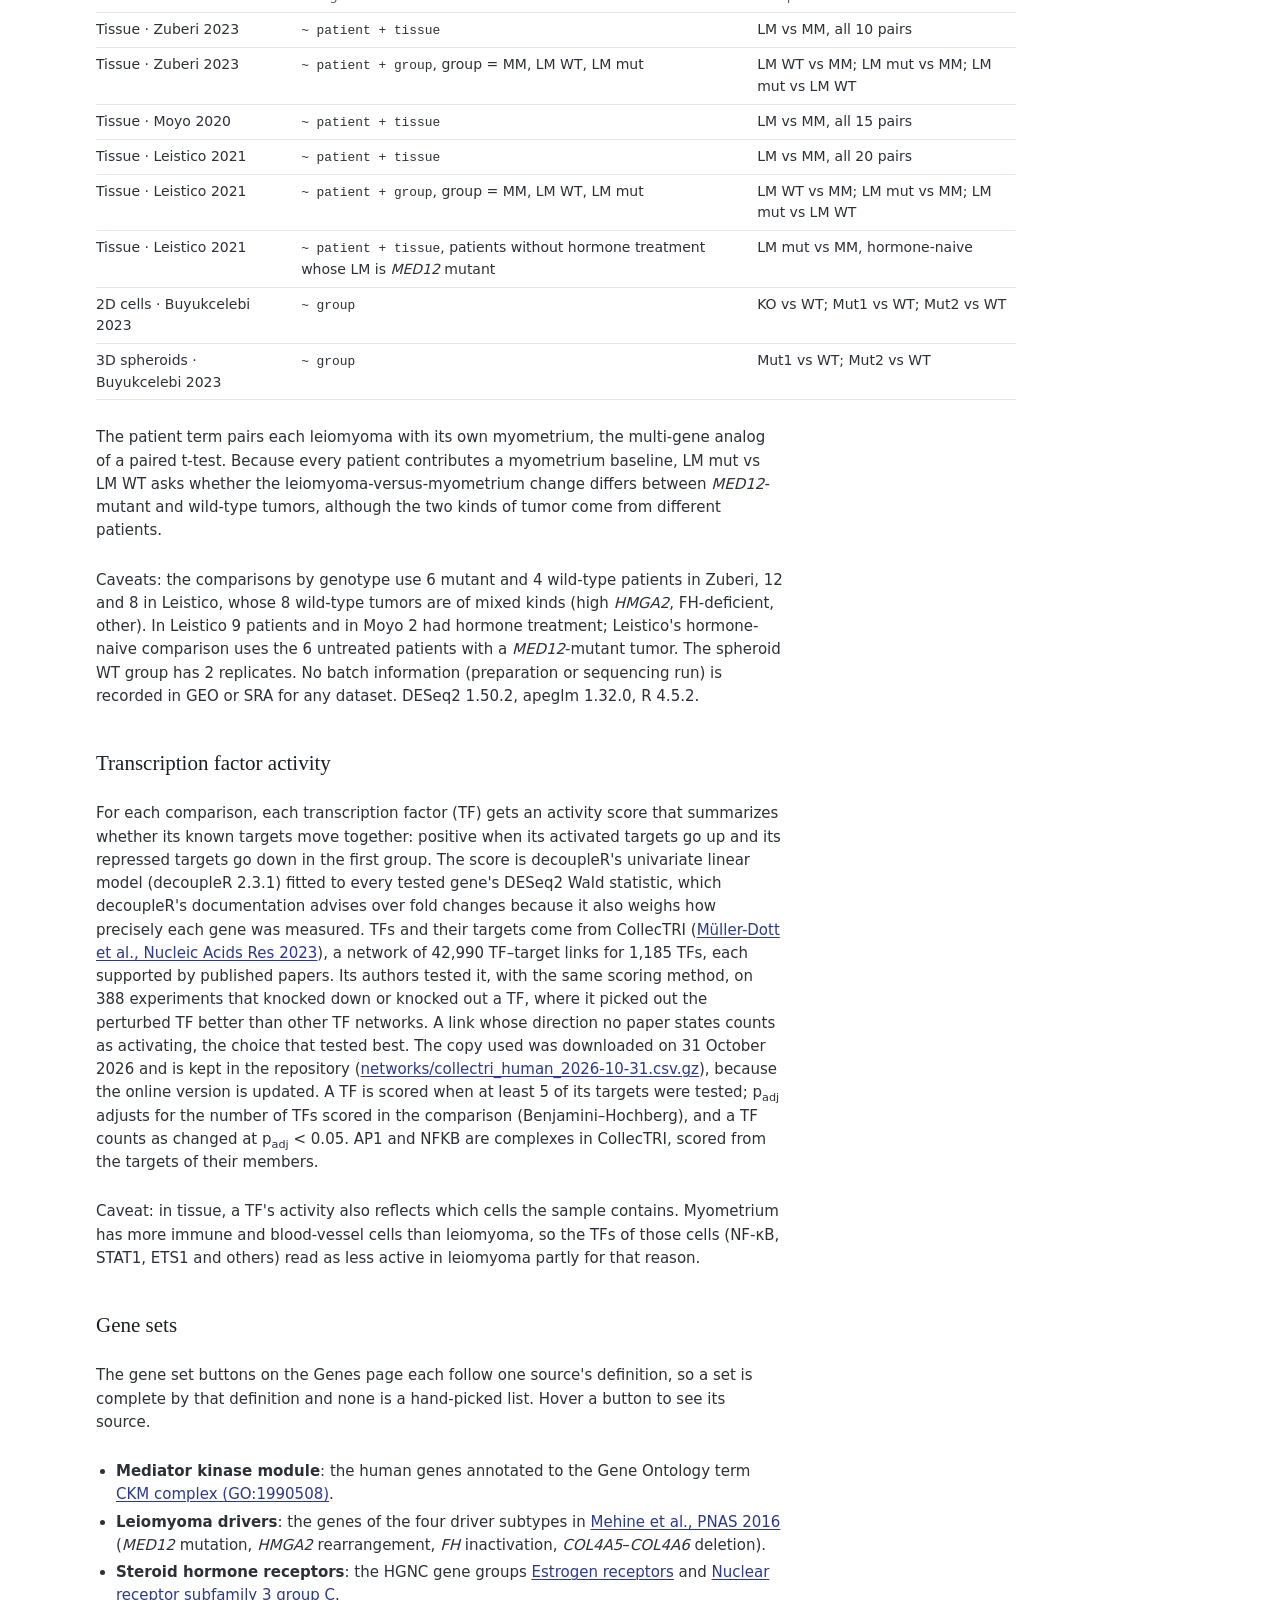
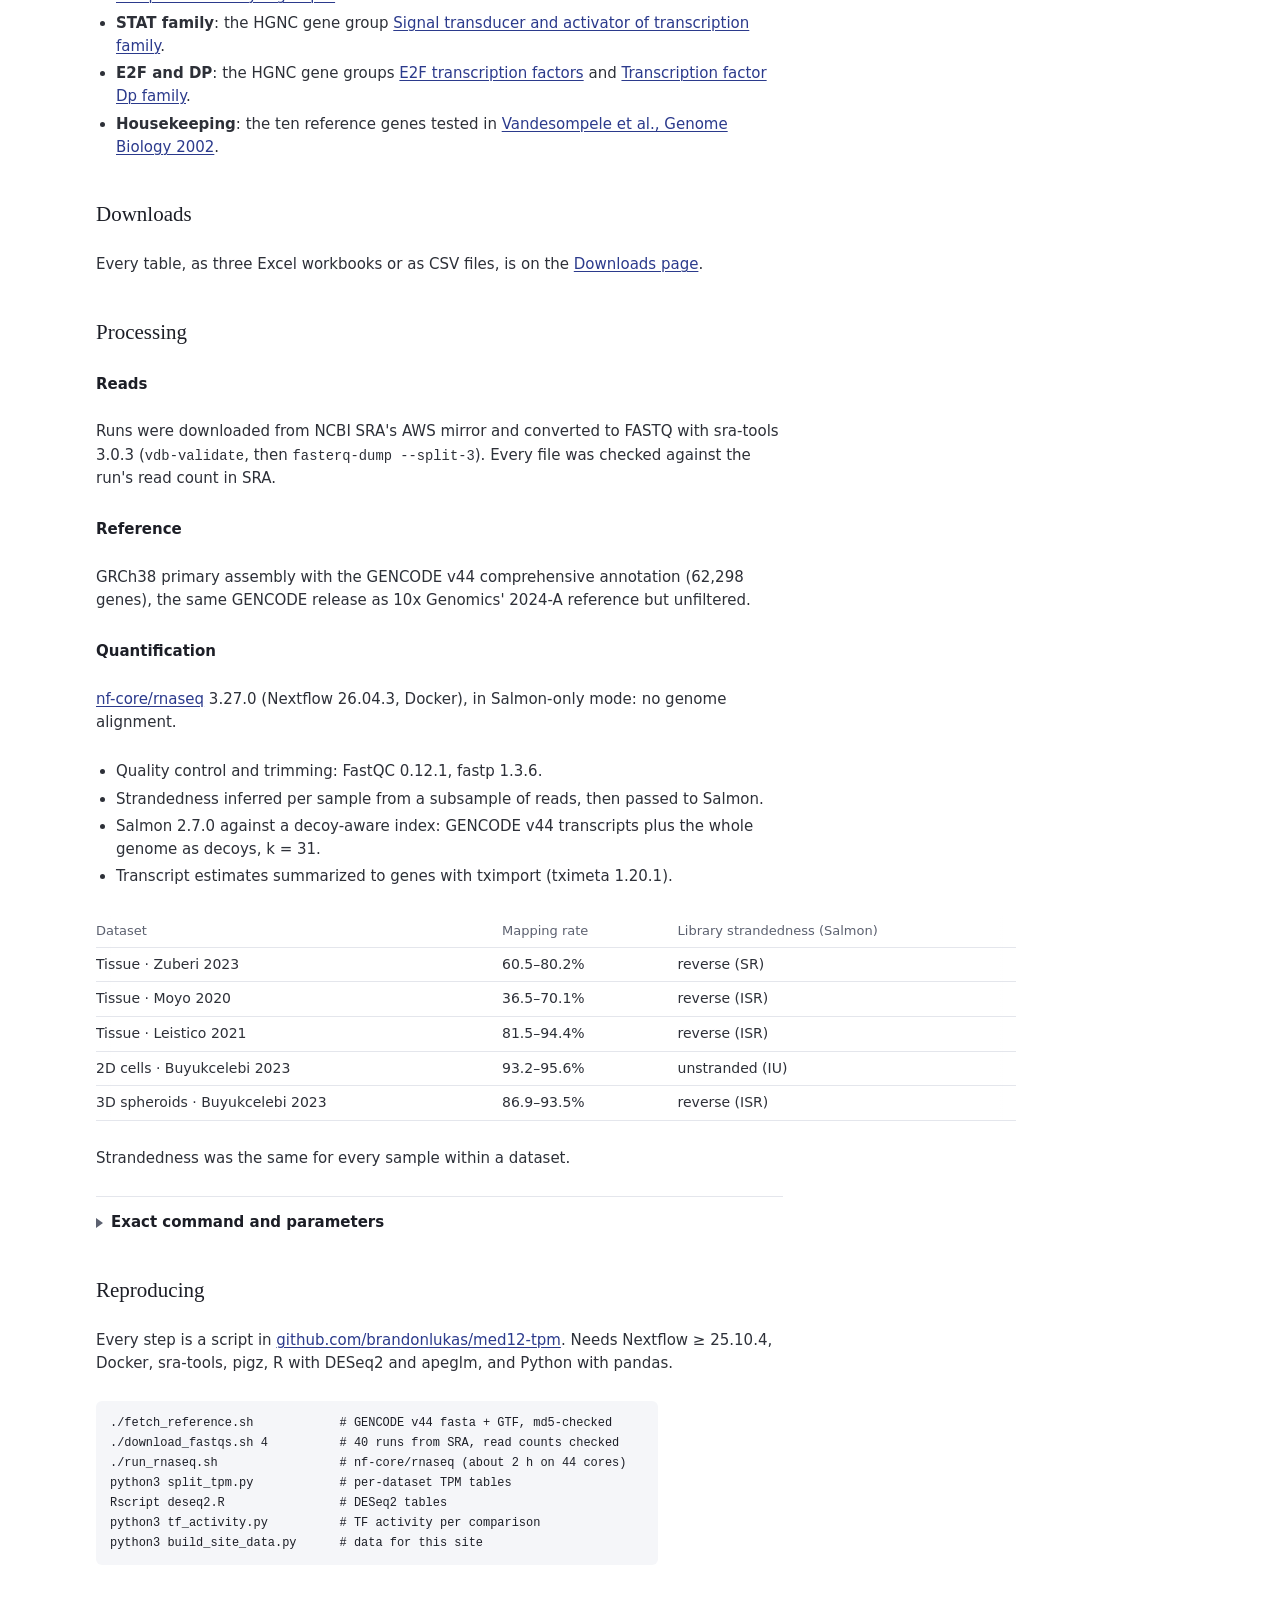
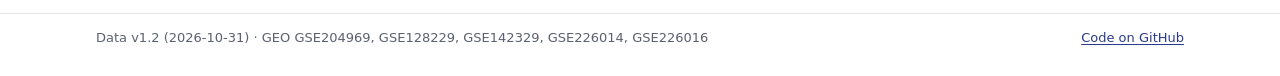
<file: docs/methods.html>
<!doctype html>
<html lang="en">
<head>
<meta charset="utf-8">
<meta name="viewport" content="width=device-width, initial-scale=1">
<title>Methods · MED12 RNA-seq Explorer</title>
<meta name="description" content="How the five MED12 RNA-seq datasets were reprocessed: sources, what the values mean, DESeq2 designs, downloads, the nf-core/rnaseq pipeline and how to reproduce everything.">
<link rel="icon" href="favicon.svg" type="image/svg+xml">
<link rel="stylesheet" href="style.css?v=aa71afbd">
</head>
<body>
<header class="site-header">
  <div class="wrap">
    <h1><a href="index.html">MED12 RNA-seq Explorer</a></h1>
    <nav class="site-nav" aria-label="Site">
      <a href="index.html">Overview</a>
      <a href="genes.html">Genes</a>
      <a href="de.html">Comparisons</a>
      <a href="downloads.html">Downloads</a>
      <a href="methods.html" aria-current="page">Methods</a>
    </nav>
  </div>
</header>

<main class="wrap prose">
<p class="lede">All <!-- count:start -->
110
<!-- count:end --> samples were downloaded as raw reads and processed the same way, so the datasets share
  one reference, one annotation and one quantification method. Every step is a script in the repository.</p>

<!-- data:start -->
<div class="scroll"><table>
  <tr><th>Dataset</th><th>Paper</th><th>GEO</th><th>Samples</th><th>Reads</th></tr>
  <tr><td>Tissue · Zuberi 2023</td><td><a href="https://doi.org/10.1172/jci.insight.171305">Zuberi et al., JCI Insight 2023</a></td><td><a href="https://www.ncbi.nlm.nih.gov/geo/query/acc.cgi?acc=GSE204969">GSE204969</a></td>
      <td>10 patients, leiomyoma (LM) and matched myometrium (MM); 6 LM <i>MED12</i> G44D mutant, 4 LM wild-type; no hormone treatment in the 6 months before surgery</td><td>single-end 75 bp</td></tr>
  <tr><td>Tissue · Moyo 2020</td><td><a href="https://doi.org/10.1038/s41467-020-14701-6">Moyo et al., Nat Commun 2020</a></td><td><a href="https://www.ncbi.nlm.nih.gov/geo/query/acc.cgi?acc=GSE128229">GSE128229</a></td>
      <td>15 patients, LM and matched MM; every LM <i>MED12</i> mutant (11 G44D, 3 G44S, 1 G44V; two differ from the paper, see below); 2 patients hormone-treated; ribosomal RNA depleted</td><td>paired-end 2×42 bp</td></tr>
  <tr><td>Tissue · Leistico 2021</td><td><a href="https://doi.org/10.1016/j.celrep.2021.108927">Leistico et al., Cell Rep 2021</a></td><td><a href="https://www.ncbi.nlm.nih.gov/geo/query/acc.cgi?acc=GSE142329">GSE142329</a></td>
      <td>20 patients, LM and matched MM; 12 LM <i>MED12</i> mutant (G44, L36R or exon 2 deletions), 8 not (3 <i>HMGA2</i>-high, 2 FH-deficient, 3 other); 9 patients hormone-treated</td><td>paired-end 2×42 bp</td></tr>
  <tr><td>2D cells · Buyukcelebi 2023</td><td><a href="https://doi.org/10.1038/s41467-023-39684-y">Buyukcelebi et al., Nat Commun 2023</a></td><td><a href="https://www.ncbi.nlm.nih.gov/geo/query/acc.cgi?acc=GSE226014">GSE226014</a></td>
      <td>hTERT-immortalized myometrial smooth muscle cells: unedited (WT), <i>MED12</i> knock-out (KO), two <i>MED12</i> G44N mutant clones (Mut1, Mut2); 3 replicates each</td><td>paired-end 2×75 bp</td></tr>
  <tr><td>3D spheroids · Buyukcelebi 2023</td><td><a href="https://doi.org/10.1038/s41467-023-39684-y">Buyukcelebi et al., Nat Commun 2023</a></td><td><a href="https://www.ncbi.nlm.nih.gov/geo/query/acc.cgi?acc=GSE226016">GSE226016</a></td>
      <td>WT (2 replicates), Mut1 and Mut2 (3 each)</td><td>paired-end 2×151 bp</td></tr>
</table></div>
<!-- data:end -->
<p><b>Genotype correction.</b> GEO lists the <i>MED12</i> genotypes of patients 1007 and 1008 swapped. Following the
  study authors, 1008 LM is the G44D mutant and 1007 LM is wild-type. The sample table keeps GEO's label in a
  separate column, <code>genotype_as_listed_on_GEO_(incorrect)</code>.</p>
<p><b>Genotypes read from the data.</b> For the Moyo and Leistico tumors, mutations and hormone treatment come from
  the papers' patient tables. <i>MED12</i> codon 44 was also read directly in every tumor's sequencing reads
  (<a href="https://github.com/brandonlukas/med12-tpm/blob/main/checks/med12_codon44.tsv">table</a>). Every call
  agrees with the papers except two Moyo tumors listed as G44S: in PT1123, 10 of 11 reads spanning the codon read
  G44D; in PT1151, 5 of 7 read G44V. The site labels these two by the reads; the sample table keeps the paper's
  label in <code>genotype_as_listed_in_paper</code>. The evidence for both checks below is on its own page,
  <a href="checks.html">Sample checks</a>.</p>
<p><b>Patients in more than one study.</b> The three tissue studies come from one hospital, and some patients took
  part in more than one. Inherited variants in each myometrium sample's reads were compared between every pair of
  samples (<a href="https://github.com/brandonlukas/med12-tpm/blob/main/checks/same_patient.py">script</a>,
  <a href="https://github.com/brandonlukas/med12-tpm/blob/main/checks/same_patient.tsv">every pair</a>). Five pairs
  stand out far above the rest, and they make three people: Zuberi 1123, Moyo PT1123 and Leistico pt12; Moyo PT1113
  and Leistico pt11; Zuberi 967 and Moyo PT967. The 45 tumor–myometrium pairs therefore come from 41 people. Each
  dataset is analyzed on its own, so no result depends on this, but agreement between tissue studies is slightly
  less independent than it looks. The sample table records it in <code>same_patient_as</code>, and the hover
  labels say so. The first person also settles PT1123's genotype: the other two studies and the reads all say G44D
  (<a href="checks.html">details</a>).</p>
<p>Sample table with GSM and SRR accessions: <a href="https://github.com/brandonlukas/med12-tpm/releases/latest/download/sample_info.csv">sample_info.csv</a>
  (also <a href="https://github.com/brandonlukas/med12-tpm/blob/main/samples.tsv">samples.tsv</a> in the repository).</p>

<h2>How the samples group</h2>
<p>Each point is one sample, placed by the two directions along which its dataset varies most: DESeq2's PCA
  (<code>plotPCA</code> on variance-stabilized counts, the 500 most variable genes). Hover a point for the sample.</p>
<!-- pca:start -->
<div class="pca"><figure class="pca-panel"><h3>Tissue · Zuberi 2023</h3><svg viewBox="0 0 320 290" role="img" aria-label="Tissue · Zuberi 2023: samples by their first two principal components"><rect x="46" y="12" width="262" height="234" fill="none" stroke="#e4e6ec"/><line x1="186.9" y1="12" x2="186.9" y2="246" stroke="#e4e6ec" stroke-dasharray="3 3"/><line x1="46" y1="154.4" x2="308" y2="154.4" stroke="#e4e6ec" stroke-dasharray="3 3"/><line class="pair" data-patient="858" x1="171.3" y1="169.7" x2="246.7" y2="157.5" stroke="#cfd3dc" stroke-width="1"/><line class="pair" data-patient="865" x1="153.1" y1="52.2" x2="230.9" y2="125.3" stroke="#cfd3dc" stroke-width="1"/><line class="pair" data-patient="910" x1="81.9" y1="161.4" x2="233.7" y2="152.1" stroke="#cfd3dc" stroke-width="1"/><line class="pair" data-patient="965" x1="91.2" y1="172.0" x2="253.8" y2="134.9" stroke="#cfd3dc" stroke-width="1"/><line class="pair" data-patient="967" x1="107.0" y1="159.8" x2="250.5" y2="151.3" stroke="#cfd3dc" stroke-width="1"/><line class="pair" data-patient="975" x1="133.4" y1="42.3" x2="238.9" y2="130.1" stroke="#cfd3dc" stroke-width="1"/><line class="pair" data-patient="1007" x1="159.8" y1="164.2" x2="255.5" y2="175.2" stroke="#cfd3dc" stroke-width="1"/><line class="pair" data-patient="1008" x1="121.7" y1="197.2" x2="276.2" y2="184.2" stroke="#cfd3dc" stroke-width="1"/><line class="pair" data-patient="1123" x1="120.5" y1="215.7" x2="272.5" y2="186.5" stroke="#cfd3dc" stroke-width="1"/><line class="pair" data-patient="1252" x1="77.8" y1="185.0" x2="262.1" y2="170.9" stroke="#cfd3dc" stroke-width="1"/><circle cx="171.3" cy="169.7" r="5.5" fill="#0072B2" stroke="#fff" stroke-width="1.2" data-label="Patient 858, LM" data-group="LM WT" data-color="#0072B2" data-pc="PC1 −3.7 · PC2 −3.6" data-patient="858" tabindex="0" aria-label="Patient 858, LM, LM WT, PC1 −3.7, PC2 −3.6"/><circle cx="246.7" cy="157.5" r="5.5" fill="#8A8F9A" stroke="#fff" stroke-width="1.2" data-label="Patient 858, MM" data-group="MM" data-color="#8A8F9A" data-pc="PC1 14.1 · PC2 −0.7" data-patient="858" tabindex="0" aria-label="Patient 858, MM, MM, PC1 14.1, PC2 −0.7"/><circle cx="153.1" cy="52.2" r="5.5" fill="#0072B2" stroke="#fff" stroke-width="1.2" data-label="Patient 865, LM" data-group="LM WT" data-color="#0072B2" data-pc="PC1 −8.0 · PC2 24.1" data-patient="865" tabindex="0" aria-label="Patient 865, LM, LM WT, PC1 −8.0, PC2 24.1"/><circle cx="230.9" cy="125.3" r="5.5" fill="#8A8F9A" stroke="#fff" stroke-width="1.2" data-label="Patient 865, MM" data-group="MM" data-color="#8A8F9A" data-pc="PC1 10.4 · PC2 6.9" data-patient="865" tabindex="0" aria-label="Patient 865, MM, MM, PC1 10.4, PC2 6.9"/><circle cx="81.9" cy="161.4" r="5.5" fill="#D55E00" stroke="#fff" stroke-width="1.2" data-label="Patient 910, LM (G44D)" data-group="LM mut" data-color="#D55E00" data-pc="PC1 −24.8 · PC2 −1.7" data-patient="910" tabindex="0" aria-label="Patient 910, LM (G44D), LM mut, PC1 −24.8, PC2 −1.7"/><circle cx="233.7" cy="152.1" r="5.5" fill="#8A8F9A" stroke="#fff" stroke-width="1.2" data-label="Patient 910, MM" data-group="MM" data-color="#8A8F9A" data-pc="PC1 11.1 · PC2 0.5" data-patient="910" tabindex="0" aria-label="Patient 910, MM, MM, PC1 11.1, PC2 0.5"/><circle cx="91.2" cy="172.0" r="5.5" fill="#D55E00" stroke="#fff" stroke-width="1.2" data-label="Patient 965, LM (G44D)" data-group="LM mut" data-color="#D55E00" data-pc="PC1 −22.6 · PC2 −4.2" data-patient="965" tabindex="0" aria-label="Patient 965, LM (G44D), LM mut, PC1 −22.6, PC2 −4.2"/><circle cx="253.8" cy="134.9" r="5.5" fill="#8A8F9A" stroke="#fff" stroke-width="1.2" data-label="Patient 965, MM" data-group="MM" data-color="#8A8F9A" data-pc="PC1 15.8 · PC2 4.6" data-patient="965" tabindex="0" aria-label="Patient 965, MM, MM, PC1 15.8, PC2 4.6"/><circle cx="107.0" cy="159.8" r="5.5" fill="#D55E00" stroke="#fff" stroke-width="1.2" data-label="Patient 967, LM (G44D); same person as Moyo 2020 patient 967" data-group="LM mut" data-color="#D55E00" data-pc="PC1 −18.9 · PC2 −1.3" data-patient="967" tabindex="0" aria-label="Patient 967, LM (G44D); same person as Moyo 2020 patient 967, LM mut, PC1 −18.9, PC2 −1.3"/><circle cx="250.5" cy="151.3" r="5.5" fill="#8A8F9A" stroke="#fff" stroke-width="1.2" data-label="Patient 967, MM; same person as Moyo 2020 patient 967" data-group="MM" data-color="#8A8F9A" data-pc="PC1 15.0 · PC2 0.7" data-patient="967" tabindex="0" aria-label="Patient 967, MM; same person as Moyo 2020 patient 967, MM, PC1 15.0, PC2 0.7"/><circle cx="133.4" cy="42.3" r="5.5" fill="#0072B2" stroke="#fff" stroke-width="1.2" data-label="Patient 975, LM" data-group="LM WT" data-color="#0072B2" data-pc="PC1 −12.7 · PC2 26.5" data-patient="975" tabindex="0" aria-label="Patient 975, LM, LM WT, PC1 −12.7, PC2 26.5"/><circle cx="238.9" cy="130.1" r="5.5" fill="#8A8F9A" stroke="#fff" stroke-width="1.2" data-label="Patient 975, MM" data-group="MM" data-color="#8A8F9A" data-pc="PC1 12.3 · PC2 5.7" data-patient="975" tabindex="0" aria-label="Patient 975, MM, MM, PC1 12.3, PC2 5.7"/><circle cx="159.8" cy="164.2" r="5.5" fill="#0072B2" stroke="#fff" stroke-width="1.2" data-label="Patient 1007, LM" data-group="LM WT" data-color="#0072B2" data-pc="PC1 −6.4 · PC2 −2.3" data-patient="1007" tabindex="0" aria-label="Patient 1007, LM, LM WT, PC1 −6.4, PC2 −2.3"/><circle cx="255.5" cy="175.2" r="5.5" fill="#8A8F9A" stroke="#fff" stroke-width="1.2" data-label="Patient 1007, MM" data-group="MM" data-color="#8A8F9A" data-pc="PC1 16.2 · PC2 −4.9" data-patient="1007" tabindex="0" aria-label="Patient 1007, MM, MM, PC1 16.2, PC2 −4.9"/><circle cx="121.7" cy="197.2" r="5.5" fill="#D55E00" stroke="#fff" stroke-width="1.2" data-label="Patient 1008, LM (G44D)" data-group="LM mut" data-color="#D55E00" data-pc="PC1 −15.4 · PC2 −10.1" data-patient="1008" tabindex="0" aria-label="Patient 1008, LM (G44D), LM mut, PC1 −15.4, PC2 −10.1"/><circle cx="276.2" cy="184.2" r="5.5" fill="#8A8F9A" stroke="#fff" stroke-width="1.2" data-label="Patient 1008, MM" data-group="MM" data-color="#8A8F9A" data-pc="PC1 21.1 · PC2 −7.0" data-patient="1008" tabindex="0" aria-label="Patient 1008, MM, MM, PC1 21.1, PC2 −7.0"/><circle cx="120.5" cy="215.7" r="5.5" fill="#D55E00" stroke="#fff" stroke-width="1.2" data-label="Patient 1123, LM (G44D); same person as Leistico 2021 patient 12; Moyo 2020 patient 1123" data-group="LM mut" data-color="#D55E00" data-pc="PC1 −15.7 · PC2 −14.5" data-patient="1123" tabindex="0" aria-label="Patient 1123, LM (G44D); same person as Leistico 2021 patient 12; Moyo 2020 patient 1123, LM mut, PC1 −15.7, PC2 −14.5"/><circle cx="272.5" cy="186.5" r="5.5" fill="#8A8F9A" stroke="#fff" stroke-width="1.2" data-label="Patient 1123, MM; same person as Leistico 2021 patient 12; Moyo 2020 patient 1123" data-group="MM" data-color="#8A8F9A" data-pc="PC1 20.2 · PC2 −7.6" data-patient="1123" tabindex="0" aria-label="Patient 1123, MM; same person as Leistico 2021 patient 12; Moyo 2020 patient 1123, MM, PC1 20.2, PC2 −7.6"/><circle cx="77.8" cy="185.0" r="5.5" fill="#D55E00" stroke="#fff" stroke-width="1.2" data-label="Patient 1252, LM (G44D)" data-group="LM mut" data-color="#D55E00" data-pc="PC1 −25.8 · PC2 −7.2" data-patient="1252" tabindex="0" aria-label="Patient 1252, LM (G44D), LM mut, PC1 −25.8, PC2 −7.2"/><circle cx="262.1" cy="170.9" r="5.5" fill="#8A8F9A" stroke="#fff" stroke-width="1.2" data-label="Patient 1252, MM" data-group="MM" data-color="#8A8F9A" data-pc="PC1 17.8 · PC2 −3.9" data-patient="1252" tabindex="0" aria-label="Patient 1252, MM, MM, PC1 17.8, PC2 −3.9"/><text x="177" y="276" text-anchor="middle" font-size="12" fill="#5c6170">PC1 · 34% of variation</text><text transform="translate(14 129) rotate(-90)" text-anchor="middle" font-size="12" fill="#5c6170">PC2 · 12%</text></svg><p class="legend"><span data-group="MM"><span class="swatch" style="background:#8A8F9A"></span>MM</span> <span data-group="LM WT"><span class="swatch" style="background:#0072B2"></span>LM WT</span> <span data-group="LM mut"><span class="swatch" style="background:#D55E00"></span>LM mut</span></p></figure><figure class="pca-panel"><h3>Tissue · Moyo 2020</h3><svg viewBox="0 0 320 290" role="img" aria-label="Tissue · Moyo 2020: samples by their first two principal components"><rect x="46" y="12" width="262" height="234" fill="none" stroke="#e4e6ec"/><line x1="172.2" y1="12" x2="172.2" y2="246" stroke="#e4e6ec" stroke-dasharray="3 3"/><line x1="46" y1="123.4" x2="308" y2="123.4" stroke="#e4e6ec" stroke-dasharray="3 3"/><line class="pair" data-patient="PT1063" x1="90.6" y1="133.5" x2="231.5" y2="142.8" stroke="#cfd3dc" stroke-width="1"/><line class="pair" data-patient="PT1113" x1="77.8" y1="93.4" x2="251.8" y2="117.2" stroke="#cfd3dc" stroke-width="1"/><line class="pair" data-patient="PT1119" x1="95.8" y1="84.4" x2="244.3" y2="113.7" stroke="#cfd3dc" stroke-width="1"/><line class="pair" data-patient="PT1123" x1="107.4" y1="93.0" x2="276.2" y2="90.1" stroke="#cfd3dc" stroke-width="1"/><line class="pair" data-patient="PT1151" x1="99.1" y1="95.1" x2="234.8" y2="112.5" stroke="#cfd3dc" stroke-width="1"/><line class="pair" data-patient="PT354" x1="106.8" y1="154.0" x2="265.3" y2="108.1" stroke="#cfd3dc" stroke-width="1"/><line class="pair" data-patient="PT563" x1="103.0" y1="160.1" x2="267.7" y2="130.9" stroke="#cfd3dc" stroke-width="1"/><line class="pair" data-patient="PT728" x1="79.2" y1="117.6" x2="260.3" y2="118.7" stroke="#cfd3dc" stroke-width="1"/><line class="pair" data-patient="PT758" x1="84.8" y1="114.1" x2="197.3" y2="162.2" stroke="#cfd3dc" stroke-width="1"/><line class="pair" data-patient="PT845" x1="89.2" y1="178.6" x2="221.3" y2="200.8" stroke="#cfd3dc" stroke-width="1"/><line class="pair" data-patient="PT848" x1="92.9" y1="150.9" x2="205.0" y2="167.2" stroke="#cfd3dc" stroke-width="1"/><line class="pair" data-patient="PT886" x1="100.4" y1="57.2" x2="255.6" y2="105.6" stroke="#cfd3dc" stroke-width="1"/><line class="pair" data-patient="PT916" x1="105.1" y1="105.4" x2="256.3" y2="110.2" stroke="#cfd3dc" stroke-width="1"/><line class="pair" data-patient="PT967" x1="96.4" y1="169.0" x2="274.9" y2="121.3" stroke="#cfd3dc" stroke-width="1"/><line class="pair" data-patient="PTC57" x1="119.7" y1="86.1" x2="275.9" y2="107.6" stroke="#cfd3dc" stroke-width="1"/><circle cx="90.6" cy="133.5" r="5.5" fill="#D55E00" stroke="#fff" stroke-width="1.2" data-label="Patient 1063, LM (G44D)" data-group="LM mut" data-color="#D55E00" data-pc="PC1 −22.3 · PC2 −2.8" data-patient="PT1063" tabindex="0" aria-label="Patient 1063, LM (G44D), LM mut, PC1 −22.3, PC2 −2.8"/><circle cx="231.5" cy="142.8" r="5.5" fill="#8A8F9A" stroke="#fff" stroke-width="1.2" data-label="Patient 1063, MM" data-group="MM" data-color="#8A8F9A" data-pc="PC1 16.2 · PC2 −5.3" data-patient="PT1063" tabindex="0" aria-label="Patient 1063, MM, MM, PC1 16.2, PC2 −5.3"/><circle cx="77.8" cy="93.4" r="5.5" fill="#D55E00" stroke="#fff" stroke-width="1.2" data-label="Patient 1113, LM (G44D); same person as Leistico 2021 patient 11" data-group="LM mut" data-color="#D55E00" data-pc="PC1 −25.8 · PC2 8.2" data-patient="PT1113" tabindex="0" aria-label="Patient 1113, LM (G44D); same person as Leistico 2021 patient 11, LM mut, PC1 −25.8, PC2 8.2"/><circle cx="251.8" cy="117.2" r="5.5" fill="#8A8F9A" stroke="#fff" stroke-width="1.2" data-label="Patient 1113, MM; same person as Leistico 2021 patient 11" data-group="MM" data-color="#8A8F9A" data-pc="PC1 21.8 · PC2 1.7" data-patient="PT1113" tabindex="0" aria-label="Patient 1113, MM; same person as Leistico 2021 patient 11, MM, PC1 21.8, PC2 1.7"/><circle cx="95.8" cy="84.4" r="5.5" fill="#D55E00" stroke="#fff" stroke-width="1.2" data-label="Patient 1119, LM (G44S)" data-group="LM mut" data-color="#D55E00" data-pc="PC1 −20.9 · PC2 10.7" data-patient="PT1119" tabindex="0" aria-label="Patient 1119, LM (G44S), LM mut, PC1 −20.9, PC2 10.7"/><circle cx="244.3" cy="113.7" r="5.5" fill="#8A8F9A" stroke="#fff" stroke-width="1.2" data-label="Patient 1119, MM" data-group="MM" data-color="#8A8F9A" data-pc="PC1 19.7 · PC2 2.6" data-patient="PT1119" tabindex="0" aria-label="Patient 1119, MM, MM, PC1 19.7, PC2 2.6"/><circle cx="107.4" cy="93.0" r="5.5" fill="#D55E00" stroke="#fff" stroke-width="1.2" data-label="Patient 1123, LM (G44D); same person as Zuberi 2023 patient 1123; Leistico 2021 patient 12" data-group="LM mut" data-color="#D55E00" data-pc="PC1 −17.7 · PC2 8.3" data-patient="PT1123" tabindex="0" aria-label="Patient 1123, LM (G44D); same person as Zuberi 2023 patient 1123; Leistico 2021 patient 12, LM mut, PC1 −17.7, PC2 8.3"/><circle cx="276.2" cy="90.1" r="5.5" fill="#8A8F9A" stroke="#fff" stroke-width="1.2" data-label="Patient 1123, MM; same person as Zuberi 2023 patient 1123; Leistico 2021 patient 12" data-group="MM" data-color="#8A8F9A" data-pc="PC1 28.4 · PC2 9.1" data-patient="PT1123" tabindex="0" aria-label="Patient 1123, MM; same person as Zuberi 2023 patient 1123; Leistico 2021 patient 12, MM, PC1 28.4, PC2 9.1"/><circle cx="99.1" cy="95.1" r="5.5" fill="#D55E00" stroke="#fff" stroke-width="1.2" data-label="Patient 1151, LM (G44V)" data-group="LM mut" data-color="#D55E00" data-pc="PC1 −20.0 · PC2 7.8" data-patient="PT1151" tabindex="0" aria-label="Patient 1151, LM (G44V), LM mut, PC1 −20.0, PC2 7.8"/><circle cx="234.8" cy="112.5" r="5.5" fill="#8A8F9A" stroke="#fff" stroke-width="1.2" data-label="Patient 1151, MM" data-group="MM" data-color="#8A8F9A" data-pc="PC1 17.1 · PC2 3.0" data-patient="PT1151" tabindex="0" aria-label="Patient 1151, MM, MM, PC1 17.1, PC2 3.0"/><circle cx="106.8" cy="154.0" r="5.5" fill="#D55E00" stroke="#fff" stroke-width="1.2" data-label="Patient 354, LM (G44D)" data-group="LM mut" data-color="#D55E00" data-pc="PC1 −17.9 · PC2 −8.4" data-patient="PT354" tabindex="0" aria-label="Patient 354, LM (G44D), LM mut, PC1 −17.9, PC2 −8.4"/><circle cx="265.3" cy="108.1" r="5.5" fill="#8A8F9A" stroke="#fff" stroke-width="1.2" data-label="Patient 354, MM" data-group="MM" data-color="#8A8F9A" data-pc="PC1 25.5 · PC2 4.2" data-patient="PT354" tabindex="0" aria-label="Patient 354, MM, MM, PC1 25.5, PC2 4.2"/><circle cx="103.0" cy="160.1" r="5.5" fill="#D55E00" stroke="#fff" stroke-width="1.2" data-label="Patient 563, LM (G44S)" data-group="LM mut" data-color="#D55E00" data-pc="PC1 −18.9 · PC2 −10.1" data-patient="PT563" tabindex="0" aria-label="Patient 563, LM (G44S), LM mut, PC1 −18.9, PC2 −10.1"/><circle cx="267.7" cy="130.9" r="5.5" fill="#8A8F9A" stroke="#fff" stroke-width="1.2" data-label="Patient 563, MM" data-group="MM" data-color="#8A8F9A" data-pc="PC1 26.1 · PC2 −2.1" data-patient="PT563" tabindex="0" aria-label="Patient 563, MM, MM, PC1 26.1, PC2 −2.1"/><circle cx="79.2" cy="117.6" r="5.5" fill="#D55E00" stroke="#fff" stroke-width="1.2" data-label="Patient 728, LM (G44D)" data-group="LM mut" data-color="#D55E00" data-pc="PC1 −25.5 · PC2 1.6" data-patient="PT728" tabindex="0" aria-label="Patient 728, LM (G44D), LM mut, PC1 −25.5, PC2 1.6"/><circle cx="260.3" cy="118.7" r="5.5" fill="#8A8F9A" stroke="#fff" stroke-width="1.2" data-label="Patient 728, MM" data-group="MM" data-color="#8A8F9A" data-pc="PC1 24.1 · PC2 1.3" data-patient="PT728" tabindex="0" aria-label="Patient 728, MM, MM, PC1 24.1, PC2 1.3"/><circle cx="84.8" cy="114.1" r="5.5" fill="#D55E00" stroke="#fff" stroke-width="1.2" data-label="Patient 758, LM (G44D)" data-group="LM mut" data-color="#D55E00" data-pc="PC1 −23.9 · PC2 2.5" data-patient="PT758" tabindex="0" aria-label="Patient 758, LM (G44D), LM mut, PC1 −23.9, PC2 2.5"/><circle cx="197.3" cy="162.2" r="5.5" fill="#8A8F9A" stroke="#fff" stroke-width="1.2" data-label="Patient 758, MM" data-group="MM" data-color="#8A8F9A" data-pc="PC1 6.9 · PC2 −10.6" data-patient="PT758" tabindex="0" aria-label="Patient 758, MM, MM, PC1 6.9, PC2 −10.6"/><circle cx="89.2" cy="178.6" r="5.5" fill="#D55E00" stroke="#fff" stroke-width="1.2" data-label="Patient 845, LM (G44D)" data-group="LM mut" data-color="#D55E00" data-pc="PC1 −22.7 · PC2 −15.1" data-patient="PT845" tabindex="0" aria-label="Patient 845, LM (G44D), LM mut, PC1 −22.7, PC2 −15.1"/><circle cx="221.3" cy="200.8" r="5.5" fill="#8A8F9A" stroke="#fff" stroke-width="1.2" data-label="Patient 845, MM" data-group="MM" data-color="#8A8F9A" data-pc="PC1 13.4 · PC2 −21.2" data-patient="PT845" tabindex="0" aria-label="Patient 845, MM, MM, PC1 13.4, PC2 −21.2"/><circle cx="92.9" cy="150.9" r="5.5" fill="#D55E00" stroke="#fff" stroke-width="1.2" data-label="Patient 848, LM (G44S); hormone treatment: progesterone" data-group="LM mut" data-color="#D55E00" data-pc="PC1 −21.7 · PC2 −7.5" data-patient="PT848" tabindex="0" aria-label="Patient 848, LM (G44S); hormone treatment: progesterone, LM mut, PC1 −21.7, PC2 −7.5"/><circle cx="205.0" cy="167.2" r="5.5" fill="#8A8F9A" stroke="#fff" stroke-width="1.2" data-label="Patient 848, MM; hormone treatment: progesterone" data-group="MM" data-color="#8A8F9A" data-pc="PC1 9.0 · PC2 −12.0" data-patient="PT848" tabindex="0" aria-label="Patient 848, MM; hormone treatment: progesterone, MM, PC1 9.0, PC2 −12.0"/><circle cx="100.4" cy="57.2" r="5.5" fill="#D55E00" stroke="#fff" stroke-width="1.2" data-label="Patient 886, LM (G44D)" data-group="LM mut" data-color="#D55E00" data-pc="PC1 −19.7 · PC2 18.1" data-patient="PT886" tabindex="0" aria-label="Patient 886, LM (G44D), LM mut, PC1 −19.7, PC2 18.1"/><circle cx="255.6" cy="105.6" r="5.5" fill="#8A8F9A" stroke="#fff" stroke-width="1.2" data-label="Patient 886, MM" data-group="MM" data-color="#8A8F9A" data-pc="PC1 22.8 · PC2 4.9" data-patient="PT886" tabindex="0" aria-label="Patient 886, MM, MM, PC1 22.8, PC2 4.9"/><circle cx="105.1" cy="105.4" r="5.5" fill="#D55E00" stroke="#fff" stroke-width="1.2" data-label="Patient 916, LM (G44D); hormone treatment: Lo-estrin" data-group="LM mut" data-color="#D55E00" data-pc="PC1 −18.4 · PC2 4.9" data-patient="PT916" tabindex="0" aria-label="Patient 916, LM (G44D); hormone treatment: Lo-estrin, LM mut, PC1 −18.4, PC2 4.9"/><circle cx="256.3" cy="110.2" r="5.5" fill="#8A8F9A" stroke="#fff" stroke-width="1.2" data-label="Patient 916, MM; hormone treatment: Lo-estrin" data-group="MM" data-color="#8A8F9A" data-pc="PC1 23.0 · PC2 3.6" data-patient="PT916" tabindex="0" aria-label="Patient 916, MM; hormone treatment: Lo-estrin, MM, PC1 23.0, PC2 3.6"/><circle cx="96.4" cy="169.0" r="5.5" fill="#D55E00" stroke="#fff" stroke-width="1.2" data-label="Patient 967, LM (G44D); same person as Zuberi 2023 patient 967" data-group="LM mut" data-color="#D55E00" data-pc="PC1 −20.8 · PC2 −12.5" data-patient="PT967" tabindex="0" aria-label="Patient 967, LM (G44D); same person as Zuberi 2023 patient 967, LM mut, PC1 −20.8, PC2 −12.5"/><circle cx="274.9" cy="121.3" r="5.5" fill="#8A8F9A" stroke="#fff" stroke-width="1.2" data-label="Patient 967, MM; same person as Zuberi 2023 patient 967" data-group="MM" data-color="#8A8F9A" data-pc="PC1 28.1 · PC2 0.6" data-patient="PT967" tabindex="0" aria-label="Patient 967, MM; same person as Zuberi 2023 patient 967, MM, PC1 28.1, PC2 0.6"/><circle cx="119.7" cy="86.1" r="5.5" fill="#D55E00" stroke="#fff" stroke-width="1.2" data-label="Patient C57, LM (G44D)" data-group="LM mut" data-color="#D55E00" data-pc="PC1 −14.4 · PC2 10.2" data-patient="PTC57" tabindex="0" aria-label="Patient C57, LM (G44D), LM mut, PC1 −14.4, PC2 10.2"/><circle cx="275.9" cy="107.6" r="5.5" fill="#8A8F9A" stroke="#fff" stroke-width="1.2" data-label="Patient C57, MM" data-group="MM" data-color="#8A8F9A" data-pc="PC1 28.4 · PC2 4.3" data-patient="PTC57" tabindex="0" aria-label="Patient C57, MM, MM, PC1 28.4, PC2 4.3"/><text x="177" y="276" text-anchor="middle" font-size="12" fill="#5c6170">PC1 · 42% of variation</text><text transform="translate(14 129) rotate(-90)" text-anchor="middle" font-size="12" fill="#5c6170">PC2 · 7%</text></svg><p class="legend"><span data-group="MM"><span class="swatch" style="background:#8A8F9A"></span>MM</span> <span data-group="LM mut"><span class="swatch" style="background:#D55E00"></span>LM mut</span></p></figure><figure class="pca-panel"><h3>Tissue · Leistico 2021</h3><svg viewBox="0 0 320 290" role="img" aria-label="Tissue · Leistico 2021: samples by their first two principal components"><rect x="46" y="12" width="262" height="234" fill="none" stroke="#e4e6ec"/><line x1="188.1" y1="12" x2="188.1" y2="246" stroke="#e4e6ec" stroke-dasharray="3 3"/><line x1="46" y1="153.7" x2="308" y2="153.7" stroke="#e4e6ec" stroke-dasharray="3 3"/><line class="pair" data-patient="pt01" x1="140.4" y1="170.0" x2="234.8" y2="161.3" stroke="#cfd3dc" stroke-width="1"/><line class="pair" data-patient="pt02" x1="221.2" y1="68.9" x2="276.2" y2="149.8" stroke="#cfd3dc" stroke-width="1"/><line class="pair" data-patient="pt03" x1="77.8" y1="199.0" x2="237.5" y2="210.9" stroke="#cfd3dc" stroke-width="1"/><line class="pair" data-patient="pt04" x1="125.4" y1="169.4" x2="252.2" y2="158.3" stroke="#cfd3dc" stroke-width="1"/><line class="pair" data-patient="pt05" x1="95.9" y1="212.1" x2="250.9" y2="191.8" stroke="#cfd3dc" stroke-width="1"/><line class="pair" data-patient="pt06" x1="179.9" y1="123.3" x2="231.5" y2="167.3" stroke="#cfd3dc" stroke-width="1"/><line class="pair" data-patient="pt07" x1="92.8" y1="196.9" x2="234.0" y2="193.9" stroke="#cfd3dc" stroke-width="1"/><line class="pair" data-patient="pt08" x1="177.0" y1="50.5" x2="253.7" y2="148.4" stroke="#cfd3dc" stroke-width="1"/><line class="pair" data-patient="pt09" x1="189.6" y1="103.9" x2="214.7" y2="125.1" stroke="#cfd3dc" stroke-width="1"/><line class="pair" data-patient="pt10" x1="165.8" y1="150.2" x2="247.4" y2="187.9" stroke="#cfd3dc" stroke-width="1"/><line class="pair" data-patient="pt11" x1="78.4" y1="175.3" x2="238.2" y2="179.2" stroke="#cfd3dc" stroke-width="1"/><line class="pair" data-patient="pt12" x1="100.1" y1="188.6" x2="255.8" y2="192.3" stroke="#cfd3dc" stroke-width="1"/><line class="pair" data-patient="pt13" x1="103.2" y1="160.1" x2="241.1" y2="165.3" stroke="#cfd3dc" stroke-width="1"/><line class="pair" data-patient="pt14" x1="177.1" y1="48.8" x2="265.4" y2="181.0" stroke="#cfd3dc" stroke-width="1"/><line class="pair" data-patient="pt15" x1="110.7" y1="156.1" x2="197.2" y2="154.4" stroke="#cfd3dc" stroke-width="1"/><line class="pair" data-patient="pt17" x1="155.0" y1="45.9" x2="197.4" y2="112.5" stroke="#cfd3dc" stroke-width="1"/><line class="pair" data-patient="pt18" x1="120.2" y1="177.3" x2="245.6" y2="182.3" stroke="#cfd3dc" stroke-width="1"/><line class="pair" data-patient="pt19" x1="104.2" y1="120.1" x2="256.9" y2="167.2" stroke="#cfd3dc" stroke-width="1"/><line class="pair" data-patient="pt20" x1="206.6" y1="106.2" x2="223.6" y2="167.1" stroke="#cfd3dc" stroke-width="1"/><line class="pair" data-patient="pt21" x1="100.5" y1="159.5" x2="249.3" y2="171.9" stroke="#cfd3dc" stroke-width="1"/><circle cx="140.4" cy="170.0" r="5.5" fill="#D55E00" stroke="#fff" stroke-width="1.2" data-label="Patient 1, LM (G44S); hormone treatment: Mirena IUD" data-group="LM mut" data-color="#D55E00" data-pc="PC1 −15.0 · PC2 −5.1" data-patient="pt01" tabindex="0" aria-label="Patient 1, LM (G44S); hormone treatment: Mirena IUD, LM mut, PC1 −15.0, PC2 −5.1"/><circle cx="234.8" cy="161.3" r="5.5" fill="#8A8F9A" stroke="#fff" stroke-width="1.2" data-label="Patient 1, MM; hormone treatment: Mirena IUD" data-group="MM" data-color="#8A8F9A" data-pc="PC1 14.7 · PC2 −2.4" data-patient="pt01" tabindex="0" aria-label="Patient 1, MM; hormone treatment: Mirena IUD, MM, PC1 14.7, PC2 −2.4"/><circle cx="221.2" cy="68.9" r="5.5" fill="#0072B2" stroke="#fff" stroke-width="1.2" data-label="Patient 2, LM (FH deficient); hormone treatment: Lupron" data-group="LM WT" data-color="#0072B2" data-pc="PC1 10.4 · PC2 26.6" data-patient="pt02" tabindex="0" aria-label="Patient 2, LM (FH deficient); hormone treatment: Lupron, LM WT, PC1 10.4, PC2 26.6"/><circle cx="276.2" cy="149.8" r="5.5" fill="#8A8F9A" stroke="#fff" stroke-width="1.2" data-label="Patient 2, MM; hormone treatment: Lupron" data-group="MM" data-color="#8A8F9A" data-pc="PC1 27.6 · PC2 1.2" data-patient="pt02" tabindex="0" aria-label="Patient 2, MM; hormone treatment: Lupron, MM, PC1 27.6, PC2 1.2"/><circle cx="77.8" cy="199.0" r="5.5" fill="#D55E00" stroke="#fff" stroke-width="1.2" data-label="Patient 3, LM (G44V)" data-group="LM mut" data-color="#D55E00" data-pc="PC1 −34.6 · PC2 −14.2" data-patient="pt03" tabindex="0" aria-label="Patient 3, LM (G44V), LM mut, PC1 −34.6, PC2 −14.2"/><circle cx="237.5" cy="210.9" r="5.5" fill="#8A8F9A" stroke="#fff" stroke-width="1.2" data-label="Patient 3, MM" data-group="MM" data-color="#8A8F9A" data-pc="PC1 15.5 · PC2 −17.9" data-patient="pt03" tabindex="0" aria-label="Patient 3, MM, MM, PC1 15.5, PC2 −17.9"/><circle cx="125.4" cy="169.4" r="5.5" fill="#D55E00" stroke="#fff" stroke-width="1.2" data-label="Patient 4, LM (L36R); hormone treatment: Lupron" data-group="LM mut" data-color="#D55E00" data-pc="PC1 −19.7 · PC2 −4.9" data-patient="pt04" tabindex="0" aria-label="Patient 4, LM (L36R); hormone treatment: Lupron, LM mut, PC1 −19.7, PC2 −4.9"/><circle cx="252.2" cy="158.3" r="5.5" fill="#8A8F9A" stroke="#fff" stroke-width="1.2" data-label="Patient 4, MM; hormone treatment: Lupron" data-group="MM" data-color="#8A8F9A" data-pc="PC1 20.1 · PC2 −1.4" data-patient="pt04" tabindex="0" aria-label="Patient 4, MM; hormone treatment: Lupron, MM, PC1 20.1, PC2 −1.4"/><circle cx="95.9" cy="212.1" r="5.5" fill="#D55E00" stroke="#fff" stroke-width="1.2" data-label="Patient 5, LM (c.115-134del19); hormone treatment: Lupron" data-group="LM mut" data-color="#D55E00" data-pc="PC1 −29.0 · PC2 −18.3" data-patient="pt05" tabindex="0" aria-label="Patient 5, LM (c.115-134del19); hormone treatment: Lupron, LM mut, PC1 −29.0, PC2 −18.3"/><circle cx="250.9" cy="191.8" r="5.5" fill="#8A8F9A" stroke="#fff" stroke-width="1.2" data-label="Patient 5, MM; hormone treatment: Lupron" data-group="MM" data-color="#8A8F9A" data-pc="PC1 19.7 · PC2 −11.9" data-patient="pt05" tabindex="0" aria-label="Patient 5, MM; hormone treatment: Lupron, MM, PC1 19.7, PC2 −11.9"/><circle cx="179.9" cy="123.3" r="5.5" fill="#0072B2" stroke="#fff" stroke-width="1.2" data-label="Patient 6, LM (other); hormone treatment: Taytulla" data-group="LM WT" data-color="#0072B2" data-pc="PC1 −2.6 · PC2 9.6" data-patient="pt06" tabindex="0" aria-label="Patient 6, LM (other); hormone treatment: Taytulla, LM WT, PC1 −2.6, PC2 9.6"/><circle cx="231.5" cy="167.3" r="5.5" fill="#8A8F9A" stroke="#fff" stroke-width="1.2" data-label="Patient 6, MM; hormone treatment: Taytulla" data-group="MM" data-color="#8A8F9A" data-pc="PC1 13.6 · PC2 −4.2" data-patient="pt06" tabindex="0" aria-label="Patient 6, MM; hormone treatment: Taytulla, MM, PC1 13.6, PC2 −4.2"/><circle cx="92.8" cy="196.9" r="5.5" fill="#D55E00" stroke="#fff" stroke-width="1.2" data-label="Patient 7, LM (G44C); hormone treatment: Lupron" data-group="LM mut" data-color="#D55E00" data-pc="PC1 −29.9 · PC2 −13.5" data-patient="pt07" tabindex="0" aria-label="Patient 7, LM (G44C); hormone treatment: Lupron, LM mut, PC1 −29.9, PC2 −13.5"/><circle cx="234.0" cy="193.9" r="5.5" fill="#8A8F9A" stroke="#fff" stroke-width="1.2" data-label="Patient 7, MM; hormone treatment: Lupron" data-group="MM" data-color="#8A8F9A" data-pc="PC1 14.4 · PC2 −12.6" data-patient="pt07" tabindex="0" aria-label="Patient 7, MM; hormone treatment: Lupron, MM, PC1 14.4, PC2 −12.6"/><circle cx="177.0" cy="50.5" r="5.5" fill="#0072B2" stroke="#fff" stroke-width="1.2" data-label="Patient 8, LM (HMGA2 overexpression)" data-group="LM WT" data-color="#0072B2" data-pc="PC1 −3.5 · PC2 32.4" data-patient="pt08" tabindex="0" aria-label="Patient 8, LM (HMGA2 overexpression), LM WT, PC1 −3.5, PC2 32.4"/><circle cx="253.7" cy="148.4" r="5.5" fill="#8A8F9A" stroke="#fff" stroke-width="1.2" data-label="Patient 8, MM" data-group="MM" data-color="#8A8F9A" data-pc="PC1 20.6 · PC2 1.7" data-patient="pt08" tabindex="0" aria-label="Patient 8, MM, MM, PC1 20.6, PC2 1.7"/><circle cx="189.6" cy="103.9" r="5.5" fill="#0072B2" stroke="#fff" stroke-width="1.2" data-label="Patient 9, LM (HMGA2 overexpression)" data-group="LM WT" data-color="#0072B2" data-pc="PC1 0.5 · PC2 15.6" data-patient="pt09" tabindex="0" aria-label="Patient 9, LM (HMGA2 overexpression), LM WT, PC1 0.5, PC2 15.6"/><circle cx="214.7" cy="125.1" r="5.5" fill="#8A8F9A" stroke="#fff" stroke-width="1.2" data-label="Patient 9, MM" data-group="MM" data-color="#8A8F9A" data-pc="PC1 8.3 · PC2 9.0" data-patient="pt09" tabindex="0" aria-label="Patient 9, MM, MM, PC1 8.3, PC2 9.0"/><circle cx="165.8" cy="150.2" r="5.5" fill="#0072B2" stroke="#fff" stroke-width="1.2" data-label="Patient 10, LM (other)" data-group="LM WT" data-color="#0072B2" data-pc="PC1 −7.0 · PC2 1.1" data-patient="pt10" tabindex="0" aria-label="Patient 10, LM (other), LM WT, PC1 −7.0, PC2 1.1"/><circle cx="247.4" cy="187.9" r="5.5" fill="#8A8F9A" stroke="#fff" stroke-width="1.2" data-label="Patient 10, MM" data-group="MM" data-color="#8A8F9A" data-pc="PC1 18.6 · PC2 −10.7" data-patient="pt10" tabindex="0" aria-label="Patient 10, MM, MM, PC1 18.6, PC2 −10.7"/><circle cx="78.4" cy="175.3" r="5.5" fill="#D55E00" stroke="#fff" stroke-width="1.2" data-label="Patient 11, LM (G44D); same person as Moyo 2020 patient 1113" data-group="LM mut" data-color="#D55E00" data-pc="PC1 −34.5 · PC2 −6.8" data-patient="pt11" tabindex="0" aria-label="Patient 11, LM (G44D); same person as Moyo 2020 patient 1113, LM mut, PC1 −34.5, PC2 −6.8"/><circle cx="238.2" cy="179.2" r="5.5" fill="#8A8F9A" stroke="#fff" stroke-width="1.2" data-label="Patient 11, MM; same person as Moyo 2020 patient 1113" data-group="MM" data-color="#8A8F9A" data-pc="PC1 15.7 · PC2 −8.0" data-patient="pt11" tabindex="0" aria-label="Patient 11, MM; same person as Moyo 2020 patient 1113, MM, PC1 15.7, PC2 −8.0"/><circle cx="100.1" cy="188.6" r="5.5" fill="#D55E00" stroke="#fff" stroke-width="1.2" data-label="Patient 12, LM (G44D); same person as Zuberi 2023 patient 1123; Moyo 2020 patient 1123" data-group="LM mut" data-color="#D55E00" data-pc="PC1 −27.6 · PC2 −10.9" data-patient="pt12" tabindex="0" aria-label="Patient 12, LM (G44D); same person as Zuberi 2023 patient 1123; Moyo 2020 patient 1123, LM mut, PC1 −27.6, PC2 −10.9"/><circle cx="255.8" cy="192.3" r="5.5" fill="#8A8F9A" stroke="#fff" stroke-width="1.2" data-label="Patient 12, MM; same person as Zuberi 2023 patient 1123; Moyo 2020 patient 1123" data-group="MM" data-color="#8A8F9A" data-pc="PC1 21.3 · PC2 −12.1" data-patient="pt12" tabindex="0" aria-label="Patient 12, MM; same person as Zuberi 2023 patient 1123; Moyo 2020 patient 1123, MM, PC1 21.3, PC2 −12.1"/><circle cx="103.2" cy="160.1" r="5.5" fill="#D55E00" stroke="#fff" stroke-width="1.2" data-label="Patient 13, LM (L36R)" data-group="LM mut" data-color="#D55E00" data-pc="PC1 −26.7 · PC2 −2.0" data-patient="pt13" tabindex="0" aria-label="Patient 13, LM (L36R), LM mut, PC1 −26.7, PC2 −2.0"/><circle cx="241.1" cy="165.3" r="5.5" fill="#8A8F9A" stroke="#fff" stroke-width="1.2" data-label="Patient 13, MM" data-group="MM" data-color="#8A8F9A" data-pc="PC1 16.6 · PC2 −3.6" data-patient="pt13" tabindex="0" aria-label="Patient 13, MM, MM, PC1 16.6, PC2 −3.6"/><circle cx="177.1" cy="48.8" r="5.5" fill="#0072B2" stroke="#fff" stroke-width="1.2" data-label="Patient 14, LM (HMGA2 overexpression); hormone treatment: Taytulla" data-group="LM WT" data-color="#0072B2" data-pc="PC1 −3.5 · PC2 33.0" data-patient="pt14" tabindex="0" aria-label="Patient 14, LM (HMGA2 overexpression); hormone treatment: Taytulla, LM WT, PC1 −3.5, PC2 33.0"/><circle cx="265.4" cy="181.0" r="5.5" fill="#8A8F9A" stroke="#fff" stroke-width="1.2" data-label="Patient 14, MM; hormone treatment: Taytulla" data-group="MM" data-color="#8A8F9A" data-pc="PC1 24.2 · PC2 −8.6" data-patient="pt14" tabindex="0" aria-label="Patient 14, MM; hormone treatment: Taytulla, MM, PC1 24.2, PC2 −8.6"/><circle cx="110.7" cy="156.1" r="5.5" fill="#D55E00" stroke="#fff" stroke-width="1.2" data-label="Patient 15, LM (c.136-154del19); hormone treatment: Lupron" data-group="LM mut" data-color="#D55E00" data-pc="PC1 −24.3 · PC2 −0.7" data-patient="pt15" tabindex="0" aria-label="Patient 15, LM (c.136-154del19); hormone treatment: Lupron, LM mut, PC1 −24.3, PC2 −0.7"/><circle cx="197.2" cy="154.4" r="5.5" fill="#8A8F9A" stroke="#fff" stroke-width="1.2" data-label="Patient 15, MM; hormone treatment: Lupron" data-group="MM" data-color="#8A8F9A" data-pc="PC1 2.9 · PC2 −0.2" data-patient="pt15" tabindex="0" aria-label="Patient 15, MM; hormone treatment: Lupron, MM, PC1 2.9, PC2 −0.2"/><circle cx="155.0" cy="45.9" r="5.5" fill="#0072B2" stroke="#fff" stroke-width="1.2" data-label="Patient 17, LM (other)" data-group="LM WT" data-color="#0072B2" data-pc="PC1 −10.4 · PC2 33.9" data-patient="pt17" tabindex="0" aria-label="Patient 17, LM (other), LM WT, PC1 −10.4, PC2 33.9"/><circle cx="197.4" cy="112.5" r="5.5" fill="#8A8F9A" stroke="#fff" stroke-width="1.2" data-label="Patient 17, MM" data-group="MM" data-color="#8A8F9A" data-pc="PC1 2.9 · PC2 12.9" data-patient="pt17" tabindex="0" aria-label="Patient 17, MM, MM, PC1 2.9, PC2 12.9"/><circle cx="120.2" cy="177.3" r="5.5" fill="#D55E00" stroke="#fff" stroke-width="1.2" data-label="Patient 18, LM (G44R); hormone treatment: norethindrone" data-group="LM mut" data-color="#D55E00" data-pc="PC1 −21.3 · PC2 −7.4" data-patient="pt18" tabindex="0" aria-label="Patient 18, LM (G44R); hormone treatment: norethindrone, LM mut, PC1 −21.3, PC2 −7.4"/><circle cx="245.6" cy="182.3" r="5.5" fill="#8A8F9A" stroke="#fff" stroke-width="1.2" data-label="Patient 18, MM; hormone treatment: norethindrone" data-group="MM" data-color="#8A8F9A" data-pc="PC1 18.0 · PC2 −9.0" data-patient="pt18" tabindex="0" aria-label="Patient 18, MM; hormone treatment: norethindrone, MM, PC1 18.0, PC2 −9.0"/><circle cx="104.2" cy="120.1" r="5.5" fill="#D55E00" stroke="#fff" stroke-width="1.2" data-label="Patient 19, LM (G44R)" data-group="LM mut" data-color="#D55E00" data-pc="PC1 −26.4 · PC2 10.6" data-patient="pt19" tabindex="0" aria-label="Patient 19, LM (G44R), LM mut, PC1 −26.4, PC2 10.6"/><circle cx="256.9" cy="167.2" r="5.5" fill="#8A8F9A" stroke="#fff" stroke-width="1.2" data-label="Patient 19, MM" data-group="MM" data-color="#8A8F9A" data-pc="PC1 21.6 · PC2 −4.2" data-patient="pt19" tabindex="0" aria-label="Patient 19, MM, MM, PC1 21.6, PC2 −4.2"/><circle cx="206.6" cy="106.2" r="5.5" fill="#0072B2" stroke="#fff" stroke-width="1.2" data-label="Patient 20, LM (FH deficient)" data-group="LM WT" data-color="#0072B2" data-pc="PC1 5.8 · PC2 14.9" data-patient="pt20" tabindex="0" aria-label="Patient 20, LM (FH deficient), LM WT, PC1 5.8, PC2 14.9"/><circle cx="223.6" cy="167.1" r="5.5" fill="#8A8F9A" stroke="#fff" stroke-width="1.2" data-label="Patient 20, MM" data-group="MM" data-color="#8A8F9A" data-pc="PC1 11.2 · PC2 −4.2" data-patient="pt20" tabindex="0" aria-label="Patient 20, MM, MM, PC1 11.2, PC2 −4.2"/><circle cx="100.5" cy="159.5" r="5.5" fill="#D55E00" stroke="#fff" stroke-width="1.2" data-label="Patient 21, LM (L36R)" data-group="LM mut" data-color="#D55E00" data-pc="PC1 −27.5 · PC2 −1.8" data-patient="pt21" tabindex="0" aria-label="Patient 21, LM (L36R), LM mut, PC1 −27.5, PC2 −1.8"/><circle cx="249.3" cy="171.9" r="5.5" fill="#8A8F9A" stroke="#fff" stroke-width="1.2" data-label="Patient 21, MM" data-group="MM" data-color="#8A8F9A" data-pc="PC1 19.2 · PC2 −5.7" data-patient="pt21" tabindex="0" aria-label="Patient 21, MM, MM, PC1 19.2, PC2 −5.7"/><text x="177" y="276" text-anchor="middle" font-size="12" fill="#5c6170">PC1 · 28% of variation</text><text transform="translate(14 129) rotate(-90)" text-anchor="middle" font-size="12" fill="#5c6170">PC2 · 13%</text></svg><p class="legend"><span data-group="MM"><span class="swatch" style="background:#8A8F9A"></span>MM</span> <span data-group="LM WT"><span class="swatch" style="background:#0072B2"></span>LM WT</span> <span data-group="LM mut"><span class="swatch" style="background:#D55E00"></span>LM mut</span></p></figure><figure class="pca-panel"><h3>2D cells · Buyukcelebi 2023</h3><svg viewBox="0 0 320 290" role="img" aria-label="2D cells · Buyukcelebi 2023: samples by their first two principal components"><rect x="46" y="12" width="262" height="234" fill="none" stroke="#e4e6ec"/><line x1="216.9" y1="12" x2="216.9" y2="246" stroke="#e4e6ec" stroke-dasharray="3 3"/><line x1="46" y1="137.3" x2="308" y2="137.3" stroke="#e4e6ec" stroke-dasharray="3 3"/><circle cx="77.8" cy="131.1" r="5.5" fill="#1c1e26" stroke="#fff" stroke-width="1.2" data-label="KO, replicate 1" data-group="KO" data-color="#1c1e26" data-pc="PC1 −29.2 · PC2 1.3" data-patient="" tabindex="0" aria-label="KO, replicate 1, KO, PC1 −29.2, PC2 1.3"/><circle cx="78.3" cy="130.4" r="5.5" fill="#1c1e26" stroke="#fff" stroke-width="1.2" data-label="KO, replicate 2" data-group="KO" data-color="#1c1e26" data-pc="PC1 −29.1 · PC2 1.4" data-patient="" tabindex="0" aria-label="KO, replicate 2, KO, PC1 −29.1, PC2 1.4"/><circle cx="79.7" cy="133.0" r="5.5" fill="#1c1e26" stroke="#fff" stroke-width="1.2" data-label="KO, replicate 3" data-group="KO" data-color="#1c1e26" data-pc="PC1 −28.8 · PC2 0.9" data-patient="" tabindex="0" aria-label="KO, replicate 3, KO, PC1 −28.8, PC2 0.9"/><circle cx="266.0" cy="54.2" r="5.5" fill="#D55E00" stroke="#fff" stroke-width="1.2" data-label="Mut1, replicate 1" data-group="Mut1" data-color="#D55E00" data-pc="PC1 10.3 · PC2 17.5" data-patient="" tabindex="0" aria-label="Mut1, replicate 1, Mut1, PC1 10.3, PC2 17.5"/><circle cx="267.4" cy="55.5" r="5.5" fill="#D55E00" stroke="#fff" stroke-width="1.2" data-label="Mut1, replicate 2" data-group="Mut1" data-color="#D55E00" data-pc="PC1 10.6 · PC2 17.2" data-patient="" tabindex="0" aria-label="Mut1, replicate 2, Mut1, PC1 10.6, PC2 17.2"/><circle cx="266.8" cy="54.7" r="5.5" fill="#D55E00" stroke="#fff" stroke-width="1.2" data-label="Mut1, replicate 3" data-group="Mut1" data-color="#D55E00" data-pc="PC1 10.5 · PC2 17.4" data-patient="" tabindex="0" aria-label="Mut1, replicate 3, Mut1, PC1 10.5, PC2 17.4"/><circle cx="275.3" cy="160.6" r="5.5" fill="#BF6A9B" stroke="#fff" stroke-width="1.2" data-label="Mut2, replicate 1" data-group="Mut2" data-color="#BF6A9B" data-pc="PC1 12.3 · PC2 −4.9" data-patient="" tabindex="0" aria-label="Mut2, replicate 1, Mut2, PC1 12.3, PC2 −4.9"/><circle cx="275.0" cy="161.2" r="5.5" fill="#BF6A9B" stroke="#fff" stroke-width="1.2" data-label="Mut2, replicate 2" data-group="Mut2" data-color="#BF6A9B" data-pc="PC1 12.2 · PC2 −5.0" data-patient="" tabindex="0" aria-label="Mut2, replicate 2, Mut2, PC1 12.2, PC2 −5.0"/><circle cx="276.2" cy="161.6" r="5.5" fill="#BF6A9B" stroke="#fff" stroke-width="1.2" data-label="Mut2, replicate 3" data-group="Mut2" data-color="#BF6A9B" data-pc="PC1 12.5 · PC2 −5.1" data-patient="" tabindex="0" aria-label="Mut2, replicate 3, Mut2, PC1 12.5, PC2 −5.1"/><circle cx="246.4" cy="201.3" r="5.5" fill="#8A8F9A" stroke="#fff" stroke-width="1.2" data-label="WT, replicate 1" data-group="WT" data-color="#8A8F9A" data-pc="PC1 6.2 · PC2 −13.5" data-patient="" tabindex="0" aria-label="WT, replicate 1, WT, PC1 6.2, PC2 −13.5"/><circle cx="246.2" cy="199.7" r="5.5" fill="#8A8F9A" stroke="#fff" stroke-width="1.2" data-label="WT, replicate 2" data-group="WT" data-color="#8A8F9A" data-pc="PC1 6.2 · PC2 −13.1" data-patient="" tabindex="0" aria-label="WT, replicate 2, WT, PC1 6.2, PC2 −13.1"/><circle cx="247.1" cy="203.8" r="5.5" fill="#8A8F9A" stroke="#fff" stroke-width="1.2" data-label="WT, replicate 3" data-group="WT" data-color="#8A8F9A" data-pc="PC1 6.4 · PC2 −14.0" data-patient="" tabindex="0" aria-label="WT, replicate 3, WT, PC1 6.4, PC2 −14.0"/><text x="177" y="276" text-anchor="middle" font-size="12" fill="#5c6170">PC1 · 59% of variation</text><text transform="translate(14 129) rotate(-90)" text-anchor="middle" font-size="12" fill="#5c6170">PC2 · 26%</text></svg><p class="legend"><span data-group="WT"><span class="swatch" style="background:#8A8F9A"></span>WT</span> <span data-group="KO"><span class="swatch" style="background:#1c1e26"></span>KO</span> <span data-group="Mut1"><span class="swatch" style="background:#D55E00"></span>Mut1</span> <span data-group="Mut2"><span class="swatch" style="background:#BF6A9B"></span>Mut2</span></p></figure><figure class="pca-panel"><h3>3D spheroids · Buyukcelebi 2023</h3><svg viewBox="0 0 320 290" role="img" aria-label="3D spheroids · Buyukcelebi 2023: samples by their first two principal components"><rect x="46" y="12" width="262" height="234" fill="none" stroke="#e4e6ec"/><line x1="190.0" y1="12" x2="190.0" y2="246" stroke="#e4e6ec" stroke-dasharray="3 3"/><line x1="46" y1="108.0" x2="308" y2="108.0" stroke="#e4e6ec" stroke-dasharray="3 3"/><circle cx="77.8" cy="100.5" r="5.5" fill="#D55E00" stroke="#fff" stroke-width="1.2" data-label="Mut1, replicate 1" data-group="Mut1" data-color="#D55E00" data-pc="PC1 −21.7 · PC2 1.4" data-patient="" tabindex="0" aria-label="Mut1, replicate 1, Mut1, PC1 −21.7, PC2 1.4"/><circle cx="83.2" cy="99.2" r="5.5" fill="#D55E00" stroke="#fff" stroke-width="1.2" data-label="Mut1, replicate 2" data-group="Mut1" data-color="#D55E00" data-pc="PC1 −20.6 · PC2 1.7" data-patient="" tabindex="0" aria-label="Mut1, replicate 2, Mut1, PC1 −20.6, PC2 1.7"/><circle cx="87.5" cy="96.3" r="5.5" fill="#D55E00" stroke="#fff" stroke-width="1.2" data-label="Mut1, replicate 3" data-group="Mut1" data-color="#D55E00" data-pc="PC1 −19.8 · PC2 2.2" data-patient="" tabindex="0" aria-label="Mut1, replicate 3, Mut1, PC1 −19.8, PC2 2.2"/><circle cx="262.8" cy="51.7" r="5.5" fill="#BF6A9B" stroke="#fff" stroke-width="1.2" data-label="Mut2, replicate 1" data-group="Mut2" data-color="#BF6A9B" data-pc="PC1 14.1 · PC2 10.9" data-patient="" tabindex="0" aria-label="Mut2, replicate 1, Mut2, PC1 14.1, PC2 10.9"/><circle cx="276.2" cy="51.5" r="5.5" fill="#BF6A9B" stroke="#fff" stroke-width="1.2" data-label="Mut2, replicate 2" data-group="Mut2" data-color="#BF6A9B" data-pc="PC1 16.6 · PC2 10.9" data-patient="" tabindex="0" aria-label="Mut2, replicate 2, Mut2, PC1 16.6, PC2 10.9"/><circle cx="254.5" cy="51.9" r="5.5" fill="#BF6A9B" stroke="#fff" stroke-width="1.2" data-label="Mut2, replicate 3" data-group="Mut2" data-color="#BF6A9B" data-pc="PC1 12.5 · PC2 10.8" data-patient="" tabindex="0" aria-label="Mut2, replicate 3, Mut2, PC1 12.5, PC2 10.8"/><circle cx="238.7" cy="206.2" r="5.5" fill="#8A8F9A" stroke="#fff" stroke-width="1.2" data-label="WT, replicate 1" data-group="WT" data-color="#8A8F9A" data-pc="PC1 9.4 · PC2 −19.0" data-patient="" tabindex="0" aria-label="WT, replicate 1, WT, PC1 9.4, PC2 −19.0"/><circle cx="239.0" cy="206.5" r="5.5" fill="#8A8F9A" stroke="#fff" stroke-width="1.2" data-label="WT, replicate 2" data-group="WT" data-color="#8A8F9A" data-pc="PC1 9.5 · PC2 −19.0" data-patient="" tabindex="0" aria-label="WT, replicate 2, WT, PC1 9.5, PC2 −19.0"/><text x="177" y="276" text-anchor="middle" font-size="12" fill="#5c6170">PC1 · 62% of variation</text><text transform="translate(14 129) rotate(-90)" text-anchor="middle" font-size="12" fill="#5c6170">PC2 · 32%</text></svg><p class="legend"><span data-group="WT"><span class="swatch" style="background:#8A8F9A"></span>WT</span> <span data-group="Mut1"><span class="swatch" style="background:#D55E00"></span>Mut1</span> <span data-group="Mut2"><span class="swatch" style="background:#BF6A9B"></span>Mut2</span></p></figure></div>
<!-- pca:end -->
<p>In the tissue, leiomyoma and myometrium separate on the first axis, and the <i>MED12</i>-mutant tumors sit furthest
  from the myometrium; the two wild-type tumors from patients 865 and 975 stand apart from the other two on the
  second axis. In the cells, replicates sit on top of each other. The knock-out is the most different 2D line, and in
  both formats the two mutant clones are as far from each other as from WT, so a change seen in only one clone may be
  a property of that clone rather than of the mutation.</p>

<h2>What the values mean</h2>
<h3>TPM</h3>
<p>Transcripts per million at the gene level (from Salmon). TPM corrects for sequencing depth and for gene length, so
  it compares genes with each other within a sample, and samples with each other within a dataset. It does not
  compare across datasets: tissue versus cultured cells, different library preparations and read lengths, and an
  unstranded 2D library.</p>
<h3>Counts</h3>
<p>Salmon's estimated reads per gene, adjusted for each sample's transcript lengths (tximport,
  <code>lengthScaledTPM</code>) and rounded. These are the counts DESeq2 was given; they are on the Downloads page for
  anyone who wants to rerun or extend the analysis within a dataset.</p>
<h3>Expression percentile</h3>
<p>Where a gene's mean TPM in a group ranks among all <!-- ncoding:start -->
20,070
<!-- ncoding:end --> protein-coding genes in the annotation (GENCODE v44), a fixed set, so adding a dataset does not
  move the others' percentiles. The 50th percentile is a typical gene; the 90th is in the top 10%.</p>
<h3>log<sub>2</sub>FC and p<sub>adj</sub></h3>
<p>From DESeq2, fitted separately in each dataset. log<sub>2</sub>FC is the first group relative to the second, so a
  positive value means higher in the first group. The site shows fold changes with noisy estimates from low-count
  genes pulled toward zero (shrinkage with apeglm); the downloadable tables keep both the shrunken
  (<code>log2FC_shrunk</code>) and the raw (<code>log2FoldChange</code>) values. p<sub>adj</sub> is the p-value
  adjusted for the number of genes tested (Benjamini–Hochberg). A gene was tested only if it had at least 10 counts
  in at least as many samples as the smallest group.</p>

<h2>Differential expression design</h2>
<!-- design:start -->
<div class="scroll"><table>
  <tr><th>Dataset</th><th>Design</th><th>Comparisons</th></tr>
  <tr><td>Tissue · Zuberi 2023</td><td><code>~ patient + tissue</code></td><td>LM vs MM, all 10 pairs</td></tr>
  <tr><td>Tissue · Zuberi 2023</td><td><code>~ patient + group</code>, group = MM, LM WT, LM mut</td><td>LM WT vs MM; LM mut vs MM; LM mut vs LM WT</td></tr>
  <tr><td>Tissue · Moyo 2020</td><td><code>~ patient + tissue</code></td><td>LM vs MM, all 15 pairs</td></tr>
  <tr><td>Tissue · Leistico 2021</td><td><code>~ patient + tissue</code></td><td>LM vs MM, all 20 pairs</td></tr>
  <tr><td>Tissue · Leistico 2021</td><td><code>~ patient + group</code>, group = MM, LM WT, LM mut</td><td>LM WT vs MM; LM mut vs MM; LM mut vs LM WT</td></tr>
  <tr><td>Tissue · Leistico 2021</td><td><code>~ patient + tissue</code>, patients without hormone treatment whose LM is <i>MED12</i> mutant</td><td>LM mut vs MM, hormone-naive</td></tr>
  <tr><td>2D cells · Buyukcelebi 2023</td><td><code>~ group</code></td><td>KO vs WT; Mut1 vs WT; Mut2 vs WT</td></tr>
  <tr><td>3D spheroids · Buyukcelebi 2023</td><td><code>~ group</code></td><td>Mut1 vs WT; Mut2 vs WT</td></tr>
</table></div>
<!-- design:end -->
<p>The patient term pairs each leiomyoma with its own myometrium, the multi-gene analog of a paired t-test.
  Because every patient contributes a myometrium baseline, LM mut vs LM WT asks whether the leiomyoma-versus-myometrium
  change differs between <i>MED12</i>-mutant and wild-type tumors, although the two kinds of tumor come from different
  patients.</p>
<p>Caveats: the comparisons by genotype use 6 mutant and 4 wild-type patients in Zuberi, 12 and 8 in Leistico, whose
  8 wild-type tumors are of mixed kinds (high <i>HMGA2</i>, FH-deficient, other). In Leistico 9 patients and in Moyo 2
  had hormone treatment; Leistico's hormone-naive comparison uses the 6 untreated patients with a <i>MED12</i>-mutant
  tumor. The spheroid WT group has 2 replicates. No batch information (preparation or sequencing run) is recorded in GEO or SRA for any dataset.
  DESeq2 1.50.2, apeglm 1.32.0, R 4.5.2.</p>

<h2>Transcription factor activity</h2>
<p>For each comparison, each transcription factor (TF) gets an activity score that summarizes whether its known
  targets move together: positive when its activated targets go up and its repressed targets go down in the first
  group. The score is decoupleR's univariate linear model (decoupleR 2.3.1) fitted to every tested gene's DESeq2 Wald
  statistic, which decoupleR's documentation advises over fold changes because it also weighs how precisely each
  gene was measured. TFs and their targets come from CollecTRI
  (<a href="https://doi.org/10.1093/nar/gkad841">Müller-Dott et al., Nucleic Acids Res 2023</a>), a network of
  42,990 TF–target links for 1,185 TFs, each supported by published papers. Its authors tested it, with the same
  scoring method, on 388 experiments that knocked down or knocked out a TF, where it picked out the perturbed TF
  better than other TF networks. A link whose direction no paper states counts as activating, the choice that tested
  best. The copy used was downloaded on 31 October 2026 and is kept in the
  repository (<a href="https://github.com/brandonlukas/med12-tpm/blob/main/networks/collectri_human_2026-10-31.csv.gz">networks/collectri_human_2026-10-31.csv.gz</a>),
  because the online version is updated. A TF is scored when at least 5 of its targets were tested; p<sub>adj</sub>
  adjusts for the number of TFs scored in the comparison (Benjamini–Hochberg), and a TF counts as changed at
  p<sub>adj</sub> &lt; 0.05. AP1 and NFKB are complexes in CollecTRI, scored from the targets of their members.</p>
<p>Caveat: in tissue, a TF's activity also reflects which cells the sample contains. Myometrium has more immune and
  blood-vessel cells than leiomyoma, so the TFs of those cells (NF-κB, STAT1, ETS1 and others) read as less active in
  leiomyoma partly for that reason.</p>

<h2>Gene sets</h2>
<p>The gene set buttons on the Genes page each follow one source's definition, so a set is complete by that
  definition and none is a hand-picked list. Hover a button to see its source.</p>
<ul>
  <li><b>Mediator kinase module</b>: the human genes annotated to the Gene Ontology term
    <a href="https://www.ebi.ac.uk/QuickGO/term/GO:1990508">CKM complex (GO:1990508)</a>.</li>
  <li><b>Leiomyoma drivers</b>: the genes of the four driver subtypes in
    <a href="https://doi.org/10.1073/pnas.1518752113">Mehine et al., PNAS 2016</a> (<i>MED12</i> mutation,
    <i>HMGA2</i> rearrangement, <i>FH</i> inactivation, <i>COL4A5</i>–<i>COL4A6</i> deletion).</li>
  <li><b>Steroid hormone receptors</b>: the HGNC gene groups
    <a href="https://www.genenames.org/data/genegroup/#!/group/2077">Estrogen receptors</a> and
    <a href="https://www.genenames.org/data/genegroup/#!/group/2076">Nuclear receptor subfamily 3 group C</a>.</li>
  <li><b>STAT family</b>: the HGNC gene group
    <a href="https://www.genenames.org/data/genegroup/#!/group/3828">Signal transducer and activator of transcription family</a>.</li>
  <li><b>E2F and DP</b>: the HGNC gene groups
    <a href="https://www.genenames.org/data/genegroup/#!/group/982">E2F transcription factors</a> and
    <a href="https://www.genenames.org/data/genegroup/#!/group/987">Transcription factor Dp family</a>.</li>
  <li><b>Housekeeping</b>: the ten reference genes tested in
    <a href="https://doi.org/10.1186/gb-2002-3-7-research0034">Vandesompele et al., Genome Biology 2002</a>.</li>
</ul>

<h2>Downloads</h2>
<p>Every table, as three Excel workbooks or as CSV files, is on the <a href="downloads.html">Downloads page</a>.</p>

<h2>Processing</h2>
<h3>Reads</h3>
<p>Runs were downloaded from NCBI SRA's AWS mirror and converted to FASTQ with sra-tools 3.0.3
  (<code>vdb-validate</code>, then <code>fasterq-dump --split-3</code>). Every file was checked against the run's read
  count in SRA.</p>
<h3>Reference</h3>
<p>GRCh38 primary assembly with the GENCODE v44 comprehensive annotation (62,298 genes), the same GENCODE release
  as 10x Genomics' 2024-A reference but unfiltered.</p>
<h3>Quantification</h3>
<p><a href="https://nf-co.re/rnaseq/3.27.0">nf-core/rnaseq</a> 3.27.0 (Nextflow 26.04.3, Docker), in Salmon-only
  mode: no genome alignment.</p>
<ul>
  <li>Quality control and trimming: FastQC 0.12.1, fastp 1.3.6.</li>
  <li>Strandedness inferred per sample from a subsample of reads, then passed to Salmon.</li>
  <li>Salmon 2.7.0 against a decoy-aware index: GENCODE v44 transcripts plus the whole genome as decoys, k = 31.</li>
  <li>Transcript estimates summarized to genes with tximport (tximeta 1.20.1).</li>
</ul>
<!-- mapping:start -->
<div class="scroll"><table>
  <tr><th>Dataset</th><th>Mapping rate</th><th>Library strandedness (Salmon)</th></tr>
  <tr><td>Tissue · Zuberi 2023</td><td>60.5–80.2%</td><td>reverse (SR)</td></tr>
  <tr><td>Tissue · Moyo 2020</td><td>36.5–70.1%</td><td>reverse (ISR)</td></tr>
  <tr><td>Tissue · Leistico 2021</td><td>81.5–94.4%</td><td>reverse (ISR)</td></tr>
  <tr><td>2D cells · Buyukcelebi 2023</td><td>93.2–95.6%</td><td>unstranded (IU)</td></tr>
  <tr><td>3D spheroids · Buyukcelebi 2023</td><td>86.9–93.5%</td><td>reverse (ISR)</td></tr>
</table></div>
<!-- mapping:end -->
<p>Strandedness was the same for every sample within a dataset.</p>
<details class="notes">
  <summary>Exact command and parameters</summary>
  <pre><code>nextflow run nf-core/rnaseq -r 3.27.0 -profile docker \
    -params-file params.yaml -c home.config \
    --outdir results -resume</code></pre>
  <p>with <a href="https://github.com/brandonlukas/med12-tpm/blob/main/params.yaml">params.yaml</a>:</p>
  <pre><code>fasta: GRCh38.primary_assembly.genome.fa.gz
gtf: gencode.v44.primary_assembly.annotation.gtf.gz
gencode: true
skip_alignment: true
pseudo_aligner: salmon
trimmer: fastp
skip_bigwig: true
skip_stringtie: true
skip_biotype_qc: true
skip_deseq2_qc: true</code></pre>
</details>

<h2>Reproducing</h2>
<p>Every step is a script in <a href="https://github.com/brandonlukas/med12-tpm">github.com/brandonlukas/med12-tpm</a>.
  Needs Nextflow ≥ 25.10.4, Docker, sra-tools, pigz, R with DESeq2 and apeglm, and Python with pandas.</p>
<pre><code>./fetch_reference.sh            # GENCODE v44 fasta + GTF, md5-checked
./download_fastqs.sh 4          # 40 runs from SRA, read counts checked
./run_rnaseq.sh                 # nf-core/rnaseq (about 2 h on 44 cores)
python3 split_tpm.py            # per-dataset TPM tables
Rscript deseq2.R                # DESeq2 tables
python3 tf_activity.py          # TF activity per comparison
python3 build_site_data.py      # data for this site</code></pre>
</main>

<footer class="site-footer">
  <div class="wrap">
    <!-- footer:start -->
<span>Data v1.2 (2026-10-31) · GEO GSE204969, GSE128229, GSE142329, GSE226014, GSE226016</span>
<!-- footer:end -->
    <a href="https://github.com/brandonlukas/med12-tpm">Code on GitHub</a>
  </div>
</footer>
<script src="methods.js?v=aa71afbd"></script>
</body>
</html>
</file>
<file: docs/style.css>
/* A quiet instrument: white page, blue-biased grays, one accent (the lab's lapis).
   Colour is reserved for sample groups and for up/down. Georgia for titles, the
   system sans for everything else, so the page looks native wherever it opens. */
:root {
  color-scheme: light;
  --bg: #ffffff;
  --ink: #1c1e26;
  --text: #2d3038;
  --muted: #5c6170;
  --faint: #9a9fae;
  --rule: #e4e6ec;
  --panel: #f5f6f9;
  --accent: #2b3a8c;
  --accent-soft: #eef0f8;
  --accent-line: #c9cfe6;
  --control: #c3c7d3;
  --mark: #fff4ea;
  --up: #b2182b;
  --down: #2166ac;
  --serif: Georgia, "Times New Roman", serif;
  --sans: system-ui, -apple-system, "Segoe UI", Roboto, Helvetica, Arial, sans-serif;
  --mono: ui-monospace, SFMono-Regular, Menlo, Consolas, monospace;
  --radius: 6px;
}

*, *::before, *::after { box-sizing: border-box; }
html { -webkit-text-size-adjust: 100%; }
body { margin: 0; background: var(--bg); color: var(--text); font: 15px/1.55 var(--sans); }
.wrap {
  max-width: 1120px; margin: 0 auto;
  padding-left: max(16px, env(safe-area-inset-left, 0px));
  padding-right: max(16px, env(safe-area-inset-right, 0px));
}
a { color: var(--accent); text-decoration-thickness: 1px; text-underline-offset: 2px; }
a:hover { text-decoration-thickness: 2px; }
:focus-visible { outline: 2px solid var(--accent); outline-offset: 2px; border-radius: 2px; }
h1, h2, h3 { color: var(--ink); margin: 0; text-wrap: balance; }
h1 { font: 400 26px/1.2 var(--serif); }
h2 { font: 400 21px/1.25 var(--serif); }
h3 { font: 600 15px/1.3 var(--sans); }
p, ul { margin: 0; }
b, strong { font-weight: 600; }
button { font: inherit; }
sub { font-size: .75em; line-height: 0; }
.muted, .dim { color: var(--muted); }
.small { font-size: 13px; }
.up { color: var(--up); }
.down { color: var(--down); }
[hidden] { display: none !important; }
.stack { display: grid; gap: 14px; }

/* header, footer */
.site-header { border-bottom: 1px solid var(--rule); }
.site-header .wrap { display: flex; align-items: baseline; justify-content: space-between; gap: 10px 24px; flex-wrap: wrap; padding-block: 18px 14px; }
.site-header h1 a { color: inherit; text-decoration: none; }
.site-nav { display: flex; flex-wrap: wrap; gap: 4px 22px; }
.site-nav a { color: var(--muted); text-decoration: none; padding-bottom: 3px; border-bottom: 2px solid transparent; white-space: nowrap; }
.site-nav a:hover { color: var(--ink); }
.site-nav a[aria-current] { color: var(--accent); border-bottom-color: var(--accent); }
.site-footer { border-top: 1px solid var(--rule); margin-top: 24px; }
.site-footer .wrap { display: flex; flex-wrap: wrap; justify-content: space-between; gap: 6px 24px; padding-block: 14px 30px; color: var(--muted); font-size: 13px; }

main.wrap { display: grid; gap: 26px; padding-block: 24px 24px; }
.lede { color: var(--muted); max-width: 72ch; }

/* controls */
.controls { display: flex; flex-wrap: wrap; gap: 16px 28px; align-items: flex-end; min-width: 0; }
.field { display: grid; grid-template-columns: minmax(0, auto); gap: 6px; min-width: 0; max-width: 100%; }
.field > label, .field > .label { font-size: 13px; color: var(--muted); }
.grow { flex: 1 1 360px; max-width: 680px; }
select, input[type="search"], input[type="number"], input[type="text"] {
  font: inherit; color: var(--ink); background: #fff;
  border: 1px solid var(--control); border-radius: var(--radius);
  padding: 8px 10px; min-height: 40px;
}
select { max-width: 100%; text-overflow: ellipsis; }   /* long comparison names must not widen a phone page */
select:focus-visible, input:focus-visible { outline: none; border-color: var(--accent); box-shadow: 0 0 0 3px var(--accent-soft); }
input[type="search"]::-webkit-search-decoration { -webkit-appearance: none; }

.chipbox {
  display: flex; flex-wrap: wrap; gap: 8px; align-items: center;
  min-height: 44px; padding: 6px 8px; background: #fff; cursor: text;
  border: 1px solid var(--control); border-radius: var(--radius);
}
.chipbox:focus-within { border-color: var(--accent); box-shadow: 0 0 0 3px var(--accent-soft); }
.chipbox input { flex: 1 1 150px; min-width: 150px; min-height: 0; border: 0; padding: 4px 2px; background: transparent; }
.chip-clear { all: unset; cursor: pointer; margin-left: auto; color: var(--muted); font-size: 13px; padding: 3px 8px; border-radius: 4px; white-space: nowrap; }
.chip-clear:hover { color: var(--ink); background: var(--panel); }
.chip-clear:focus-visible { outline: 2px solid var(--accent); }
.chipbox input:focus-visible { box-shadow: none; }
.chip { display: inline-flex; align-items: center; gap: 2px; background: var(--accent-soft); color: var(--ink); border-radius: 4px; padding: 3px 4px 3px 10px; font-size: 14px; line-height: 1.4; font-weight: 500; cursor: grab; }
.chip:active { cursor: grabbing; }
.chip { touch-action: none; }
.chip:focus-visible { outline: 2px solid var(--accent); outline-offset: 1px; }
.chip.placeholder { opacity: .35; outline: 1px dashed var(--accent); outline-offset: -1px; background: transparent; cursor: grabbing; }
.drag-shield { position: fixed; inset: 0; z-index: 49; cursor: grabbing; }
#chips.dragging { cursor: grabbing; }   /* the box holds the pointer capture; some browsers show its cursor */
.chip.ghost { position: fixed; left: 0; top: 0; z-index: 50; margin: 0; pointer-events: none; box-shadow: 0 6px 18px rgba(28,30,38,.18); transform-origin: top left; }
.chipbox { user-select: none; }
.chipbox input { user-select: text; }
.chip button { all: unset; cursor: pointer; color: var(--muted); font-size: 17px; line-height: 1; padding: 1px 6px 3px; border-radius: 3px; }
.chip button:hover { color: var(--ink); background: #fff; }
.chip button:focus-visible { outline: 2px solid var(--accent); }

.segmented { display: inline-flex; min-height: 40px; border: 1px solid var(--control); border-radius: var(--radius); overflow: hidden; background: #fff; }
.segmented button { all: unset; cursor: pointer; display: flex; align-items: center; padding: 0 14px; font-size: 14px; color: var(--muted); }
.segmented button + button { border-left: 1px solid var(--control); }
.segmented button[aria-checked="true"] { background: var(--accent-soft); color: var(--accent); font-weight: 600; }
.segmented button:focus-visible { outline: 2px solid var(--accent); outline-offset: -3px; }

.genesets { display: flex; flex-wrap: wrap; gap: 6px 8px; align-items: center; font-size: 14px; color: var(--muted); margin-top: -10px; }
.genesets button, .btn {
  all: unset; cursor: pointer; font: inherit; font-size: 13.5px; line-height: 1.4;
  color: var(--accent); border: 1px solid var(--accent-line); border-radius: var(--radius);
  padding: 5px 11px; white-space: nowrap;
}
.genesets button { border-radius: 999px; padding: 3px 11px; }
@media (max-width: 600px) {
  .genesets { flex-wrap: nowrap; overflow-x: auto; padding-bottom: 6px; scrollbar-width: thin; }
  .genesets > * { flex: none; }
}
.genesets button:hover, .btn:hover { background: var(--accent-soft); }
.genesets button:focus-visible, .btn:focus-visible { outline: 2px solid var(--accent); outline-offset: 2px; }
.btn:disabled { color: var(--faint); border-color: var(--rule); cursor: default; background: none; }
.btn.quiet { border-color: transparent; }

.search { position: relative; }
.suggest {
  position: absolute; z-index: 20; left: 0; right: 0; top: 100%; margin: 4px 0 0; padding: 4px 0; list-style: none;
  background: #fff; border: 1px solid var(--rule); border-radius: var(--radius);
  box-shadow: 0 8px 24px rgba(28, 30, 38, .10); max-height: 320px; overflow-y: auto;
}
.suggest li { padding: 7px 12px; cursor: pointer; display: flex; justify-content: space-between; gap: 12px; }
.suggest li[aria-selected="true"], .suggest li:hover { background: var(--accent-soft); }
.suggest .id { color: var(--muted); font-size: 13px; font-variant-numeric: tabular-nums; white-space: nowrap; }

.status { color: var(--muted); font-size: 14px; min-height: 1.5em; }
.noplot { color: var(--muted); font-size: 14px; max-width: 48ch; padding: 20px 0; border-top: 1px dashed var(--rule); border-bottom: 1px dashed var(--rule); }

/* the selected gene(s) */
.gene-head { display: flex; flex-wrap: wrap; gap: 8px 24px; align-items: baseline; justify-content: space-between; border-bottom: 1px solid var(--rule); padding-bottom: 12px; }
.gene-head .title { display: flex; flex-wrap: wrap; gap: 4px 14px; align-items: baseline; }
.gene-head h2 { font-size: 24px; }
.gene-head .meta { color: var(--muted); font-size: 14px; }
.gene-head .actions { display: flex; gap: 8px; align-items: center; flex-wrap: wrap; }
.gene-head .segmented { min-height: 32px; margin-right: 6px; }
.gene-head .segmented button { padding: 0 11px; font-size: 13.5px; }

/* dataset panels */
.panels { display: grid; grid-template-columns: repeat(3, minmax(0, 1fr)); gap: 36px 28px; }
.panels.multi { grid-template-columns: 1fr; }
@media (max-width: 920px) { .panels { grid-template-columns: 1fr; } }
.panel { display: grid; gap: 12px; min-width: 0; align-content: start; }
/* side by side, the header, plot and tables of the three panels line up (subgrid; older browsers just stack) */
.panels:not(.multi) .panel { grid-template-rows: subgrid; grid-row: span 3; row-gap: 12px; }
.panel header { display: grid; gap: 3px; }
.panel h2 { font-size: 18px; }
.panel .note { color: var(--muted); font-size: 13px; line-height: 1.45; }
.plot { height: 330px; }
/* Cursors say what a click does: an arrow where it does nothing (the Genes plots, legends), a hand on links, buttons and clickable points, a crosshair where dragging zooms, a grab
   hand on chips. The Genes plots have no drag behaviour, so their drag layers get the arrow. */
.js-plotly-plot .plotly .legend .traces, .js-plotly-plot .plotly .legend .traces .legendtoggle { cursor: default !important; }
.plot .drag { cursor: default !important; }
.panels.multi .plot { height: 360px; }
.panels.multi .scroll { max-width: 820px; }
.panels.multi table { min-width: 560px; }

/* tables */
table { border-collapse: collapse; width: 100%; font-size: 14px; font-variant-numeric: tabular-nums; }
caption { text-align: left; font-size: 13px; color: var(--muted); padding: 0 0 6px; }
th, td { padding: 6px 8px; border-bottom: 1px solid var(--rule); text-align: right; vertical-align: top; }
th { font-weight: 500; color: var(--muted); font-size: 13px; white-space: nowrap; }
th:first-child, td:first-child { text-align: left; padding-left: 0; }
th:last-child, td:last-child { padding-right: 0; }
td.sig { font-weight: 600; color: var(--ink); }
td.sig.up { color: var(--up); }
td.sig.down { color: var(--down); }
th.left, td.left { text-align: left; }
td a { text-decoration: none; }
tr[data-hl-groups]:hover, tr[data-hl-gene]:hover { background: var(--panel); }
a.hl { color: inherit; text-decoration: none; border-bottom: 1px dotted var(--control); }
a.hl:hover { color: var(--accent); border-bottom: 1px solid var(--accent); }
td a:hover { text-decoration: underline; }
.swatch { display: inline-block; width: 9px; height: 9px; border-radius: 50%; margin-right: 7px; vertical-align: 0; }
.tables { display: grid; gap: 18px; align-content: start; }

/* collapsible notes */
details.notes { border-top: 1px solid var(--rule); padding-top: 14px; }
details.notes > :not(summary) { max-width: 78ch; }
details.notes summary { cursor: pointer; font-weight: 600; color: var(--ink); list-style: none; display: flex; gap: 8px; align-items: center; }
details.notes summary::-webkit-details-marker { display: none; }
details.notes summary::before { content: ""; width: 0; height: 0; border: 5px solid transparent; border-left: 7px solid var(--muted); border-right: 0; transition: transform .15s; }
details[open].notes summary::before { transform: rotate(90deg); }
details.notes ul { margin-top: 10px; padding-left: 20px; display: grid; gap: 6px; }
details.notes p, details.notes pre { margin-top: 10px; }
.linklike { all: unset; cursor: pointer; color: var(--accent); text-decoration: underline; text-underline-offset: 2px; }
.linklike:focus-visible { outline: 2px solid var(--accent); outline-offset: 2px; }
@media (prefers-reduced-motion: reduce) { * { transition: none !important; animation: none !important; } }

/* Comparisons page */
.summary { display: flex; flex-wrap: wrap; gap: 4px 18px; align-items: baseline; }
.summary b { color: var(--ink); font-size: 17px; }
.summary .up, .summary .down { font-weight: 600; }
.picked { display: flex; flex-wrap: wrap; gap: 6px 16px; align-items: baseline; background: var(--panel); border-radius: var(--radius); padding: 10px 14px; font-size: 14px; }
.picked b { font-size: 16px; }
.picked .end { margin-left: auto; display: flex; gap: 10px; align-items: baseline; }
.plotwrap { position: relative; }
.plotwrap .reset { position: absolute; top: 0; right: 0; background: #fff; }
.volcano { height: 480px; }
.agree-wrap { width: min(100%, 600px); }
.agree { width: 100%; aspect-ratio: 1 / 1; min-height: 360px; }
.table-section { max-width: 780px; }
.tablebar { display: flex; flex-wrap: wrap; gap: 10px 16px; align-items: center; }
.tablebar input[type="search"] { min-width: 220px; }
.tablebar .count { color: var(--muted); font-size: 14px; margin-left: auto; }
.check { display: inline-flex; align-items: center; gap: 7px; font-size: 14px; cursor: pointer; }
.check input { width: 16px; height: 16px; margin: 0; accent-color: var(--accent); }
.thresholds { display: inline-flex; flex-wrap: wrap; align-items: center; gap: 6px 8px; min-height: 40px; }
.thresholds input { width: 80px; }
/* a shadow at the edge where content continues; it hides when scrolled to the end */
.scroll { overflow-x: auto; background:
  linear-gradient(to right, var(--bg) 30%, rgba(255,255,255,0)) left / 40px 100% no-repeat local,
  linear-gradient(to left, var(--bg) 30%, rgba(255,255,255,0)) right / 40px 100% no-repeat local,
  linear-gradient(to right, rgba(28,30,38,.12), rgba(28,30,38,0)) left / 16px 100% no-repeat scroll,
  linear-gradient(to left, rgba(28,30,38,.12), rgba(28,30,38,0)) right / 16px 100% no-repeat scroll; }
table.sortable th { cursor: pointer; user-select: none; }
table.sortable th:hover { color: var(--ink); }
table.sortable th.asc::after { content: " ↑"; }
table.sortable th.desc::after { content: " ↓"; }
table.sortable tr[data-i] { cursor: pointer; }
table.sortable tr[data-i]:hover, table.sortable tr[data-i]:focus-visible { background: var(--panel); outline: none; }
table.sortable tr.picked-row { background: var(--mark); }
table.sortable td:nth-child(2), table.sortable th:nth-child(2) { text-align: left; }
.pager { display: flex; gap: 12px; align-items: center; justify-content: flex-end; font-size: 14px; color: var(--muted); }

/* Methods page */
.prose { display: grid; gap: 14px; }
.prose > p, .prose > ul, .prose > details { max-width: 72ch; }
.prose > .scroll { max-width: 920px; }
.prose h2 { padding-top: 16px; }
.prose h3 { padding-top: 4px; }
.prose ul { padding-left: 20px; display: grid; gap: 4px; }
.prose th, .prose td { text-align: left; white-space: normal; }
@media (min-width: 600px) { .prose .scroll table { min-width: 560px; } }
.prose th:not(:first-child), .prose td:not(:first-child) { padding-left: 12px; }
pre { margin: 0; background: var(--panel); padding: 12px 14px; border-radius: var(--radius); overflow-x: auto; font: 13px/1.5 var(--mono); color: var(--ink); max-width: 72ch; }
.prose > pre { max-width: 72ch; }
code { font-family: var(--mono); font-size: .92em; }

/* Overview page */
.lede.big { font-size: 18px; line-height: 1.5; color: var(--text); max-width: 64ch; }
.lookup { max-width: 520px; }
.lookup .row { display: flex; gap: 8px; }
.lookup .row input { flex: 1; min-width: 0; }
.btn.primary { background: var(--accent); color: #fff; border-color: var(--accent); padding: 8px 16px; }
.btn.primary:hover { background: #22306f; }
.prose-block { max-width: 72ch; display: grid; gap: 10px; }
.prose-block h2 { margin-bottom: 2px; }
.examples { font-size: 14px; color: var(--muted); }

/* the study-design drawing and the three study notes under it */
.design { display: grid; gap: 12px; margin: 0; }
.design-svg { display: block; width: min(100%, 860px); height: auto; }
@media (max-width: 720px) { .design-svg { min-width: 700px; } }   /* labels stay legible; the figure scrolls sideways */
.design-svg text { font-family: var(--sans); }
.design figcaption { color: var(--text); font-size: 14px; max-width: 72ch; }
.design figcaption b { color: var(--ink); }

/* Downloads page */
.dl-grid { display: grid; grid-template-columns: repeat(2, minmax(0, 1fr)); gap: 16px; }
@media (max-width: 720px) { .dl-grid { grid-template-columns: 1fr; } }
.dl { display: grid; gap: 8px; align-content: start; padding: 16px 18px; border: 1px solid var(--accent-line); border-radius: var(--radius);
  color: var(--text); text-decoration: none; font-size: 14px; line-height: 1.5; }
.dl:hover { background: var(--accent-soft); text-decoration: none; }
.dl-title { display: flex; flex-wrap: wrap; gap: 4px 10px; align-items: baseline; font: 600 16px/1.3 var(--sans); color: var(--accent); }
.dl-title .dim { font-weight: 400; font-size: 13px; }
.prose-table th, .prose-table td { text-align: left; white-space: normal; }
.prose-table th:not(:first-child), .prose-table td:not(:first-child) { padding-left: 12px; }
.cols { padding-left: 20px; display: grid; gap: 6px; max-width: 72ch; }

/* the PCA panels on Methods */
.pca { display: grid; grid-template-columns: repeat(3, minmax(0, 1fr)); gap: 20px; max-width: 920px; }
@media (max-width: 760px) { .pca { grid-template-columns: 1fr; max-width: 360px; } }
.pca-panel { margin: 0; display: grid; gap: 6px; }
.pca-panel h3 { font: 400 17px/1.25 var(--serif); }
.pca-panel svg { width: 100%; height: auto; display: block; font-family: var(--sans); }
.pca-panel .legend { display: flex; flex-wrap: wrap; gap: 4px 14px; font-size: 13px; color: var(--muted); }
.pca-panel circle { transition: r .12s, opacity .15s; cursor: default; outline: none; }
.pca-panel circle.hot, .pca-panel circle.mate { r: 7.5; }
.pca-panel circle.faded { opacity: .18; }
.pca-panel line.pair.lit { stroke: var(--ink); stroke-width: 1.4; }
.pca-panel .legend [data-group] { cursor: default; }
.tip { position: absolute; z-index: 30; pointer-events: none; background: #fff; border: 1px solid var(--rule); border-radius: 4px;
  box-shadow: 0 4px 14px rgba(28,30,38,.10); padding: 6px 9px; font-size: 13px; line-height: 1.45; color: var(--ink); white-space: nowrap; }
</file>
